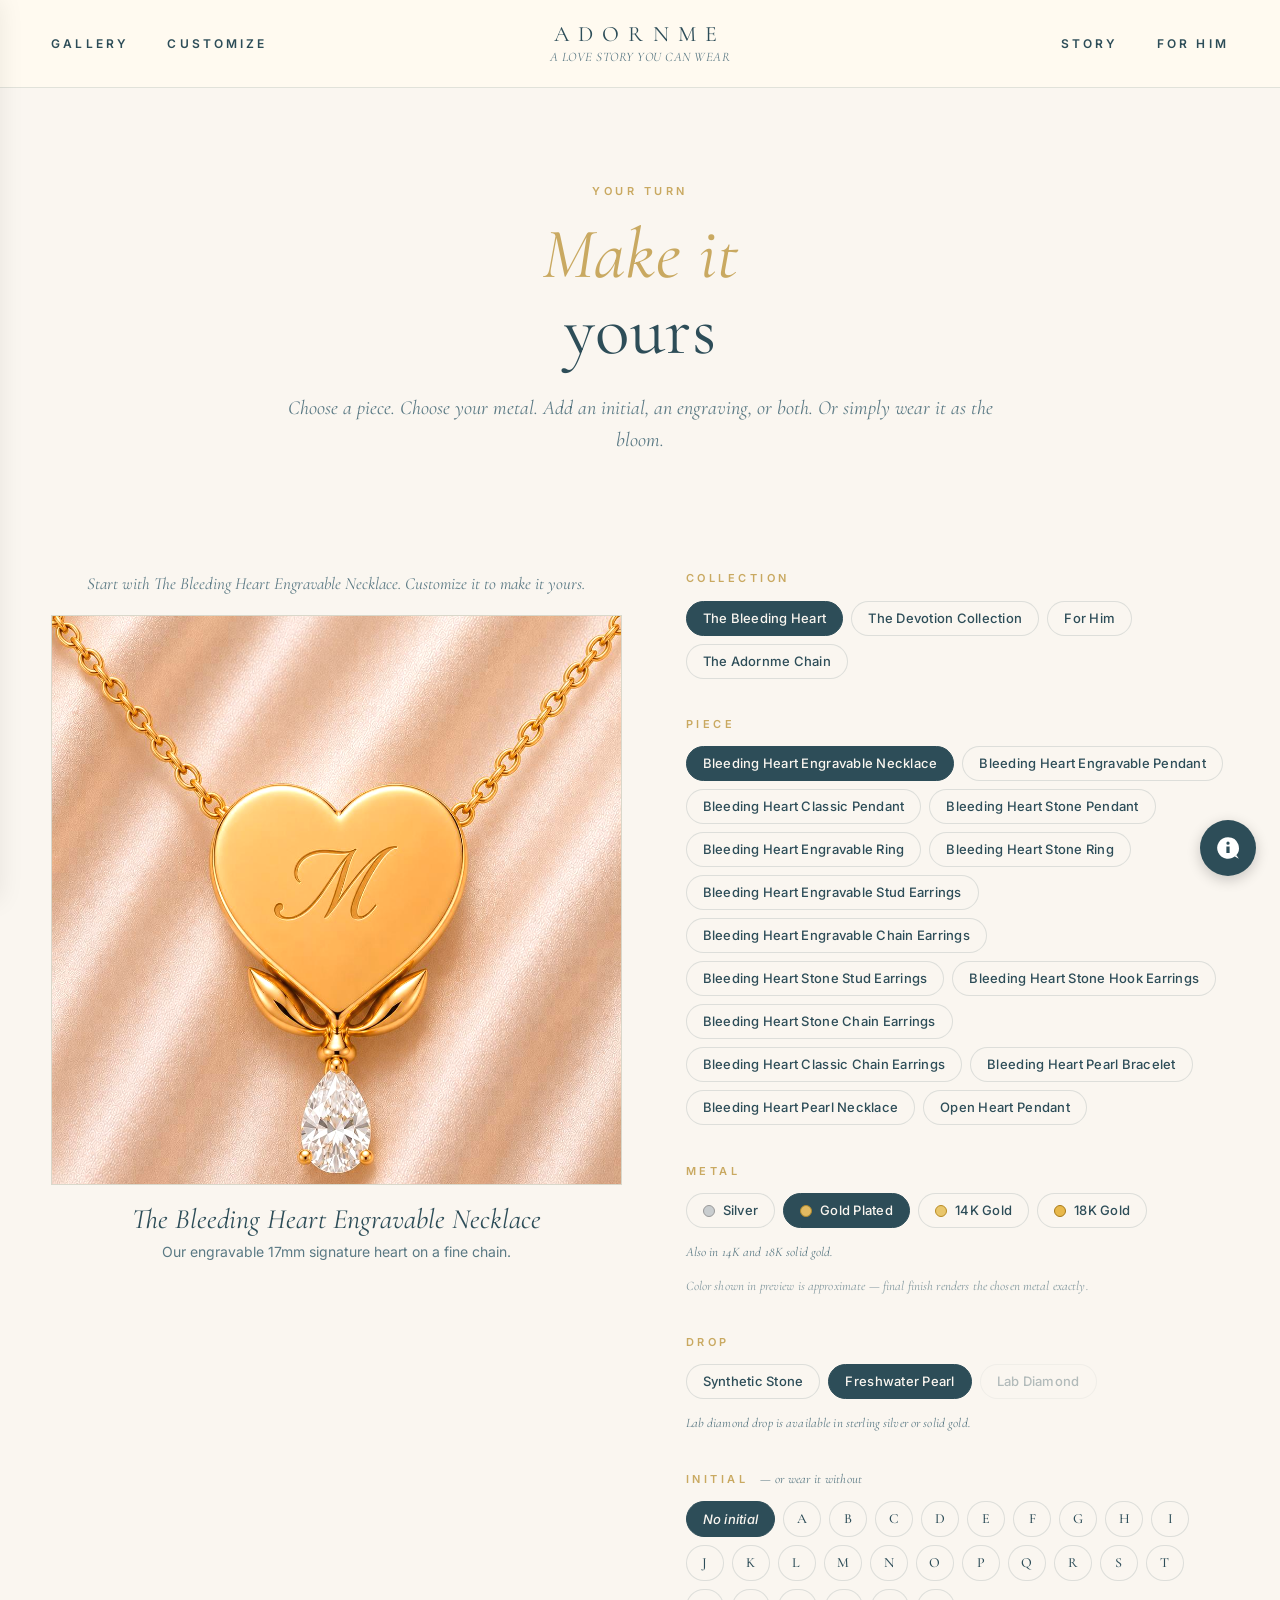
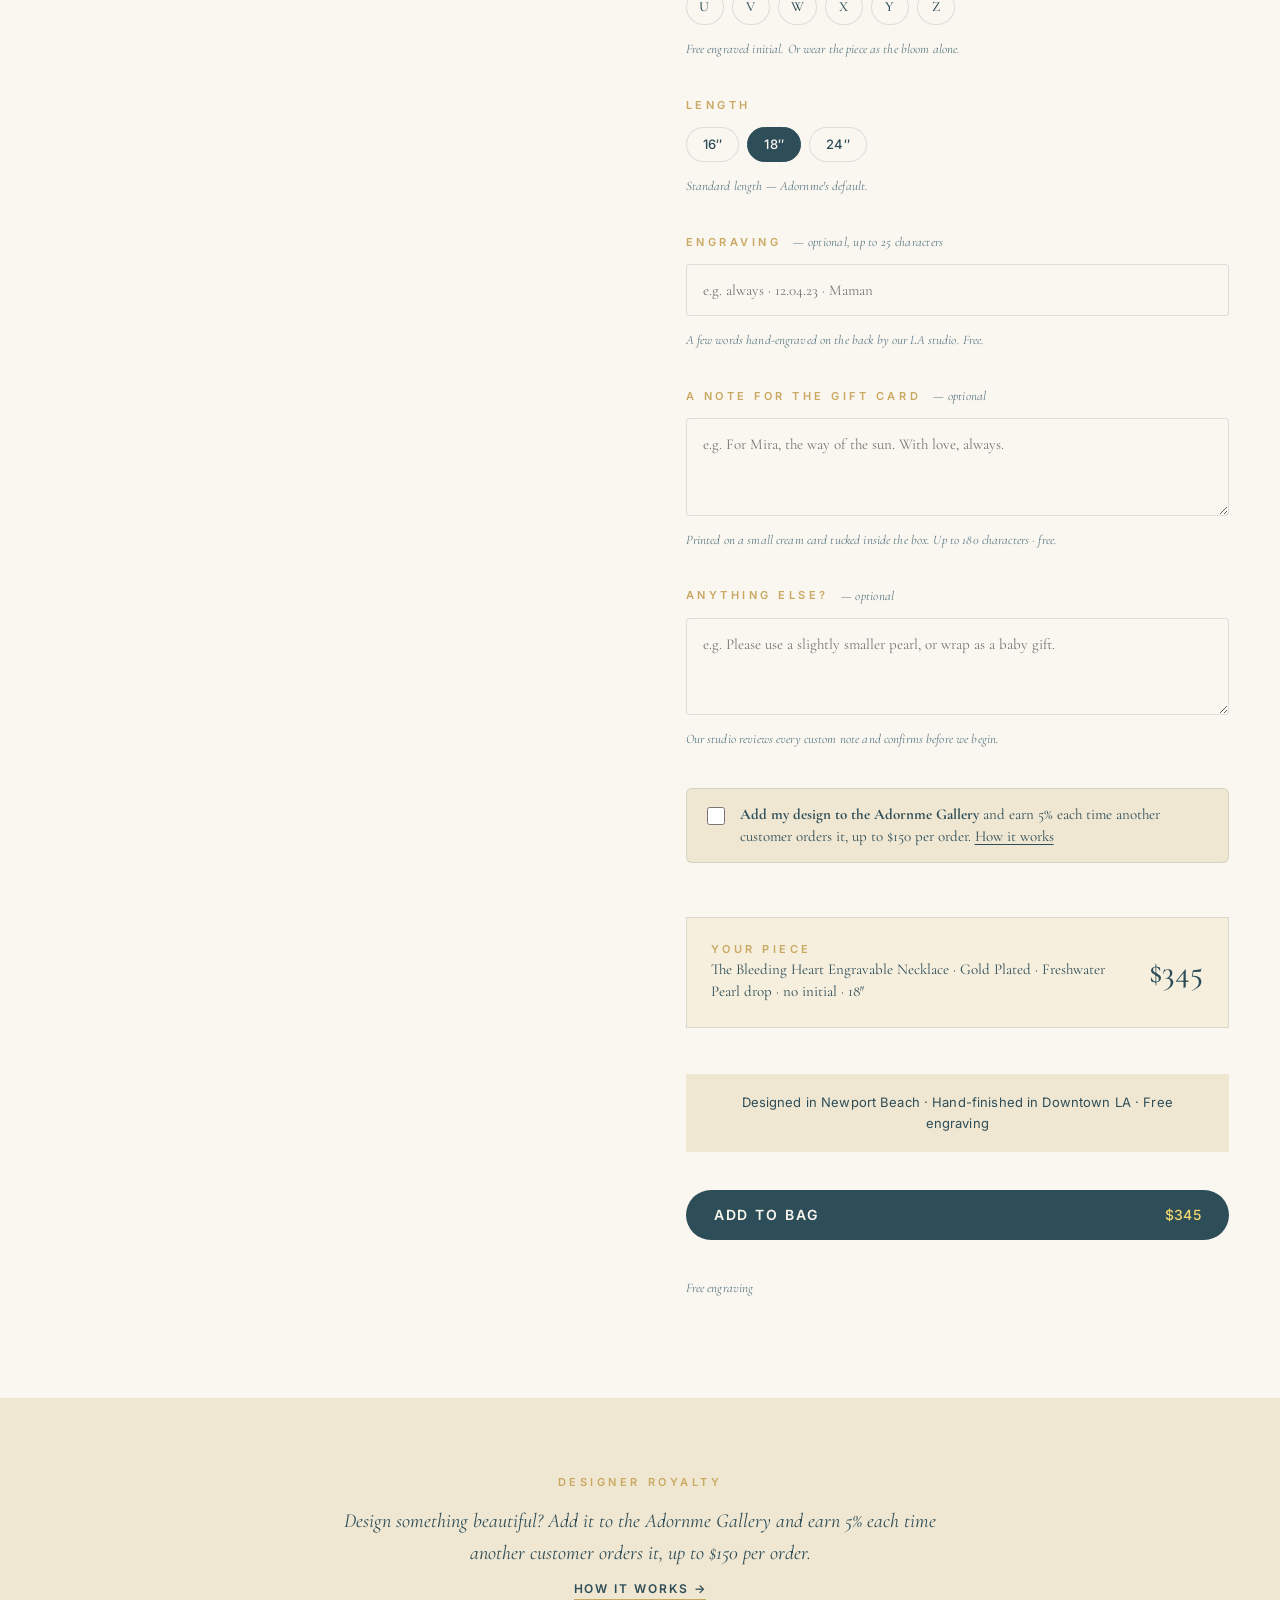
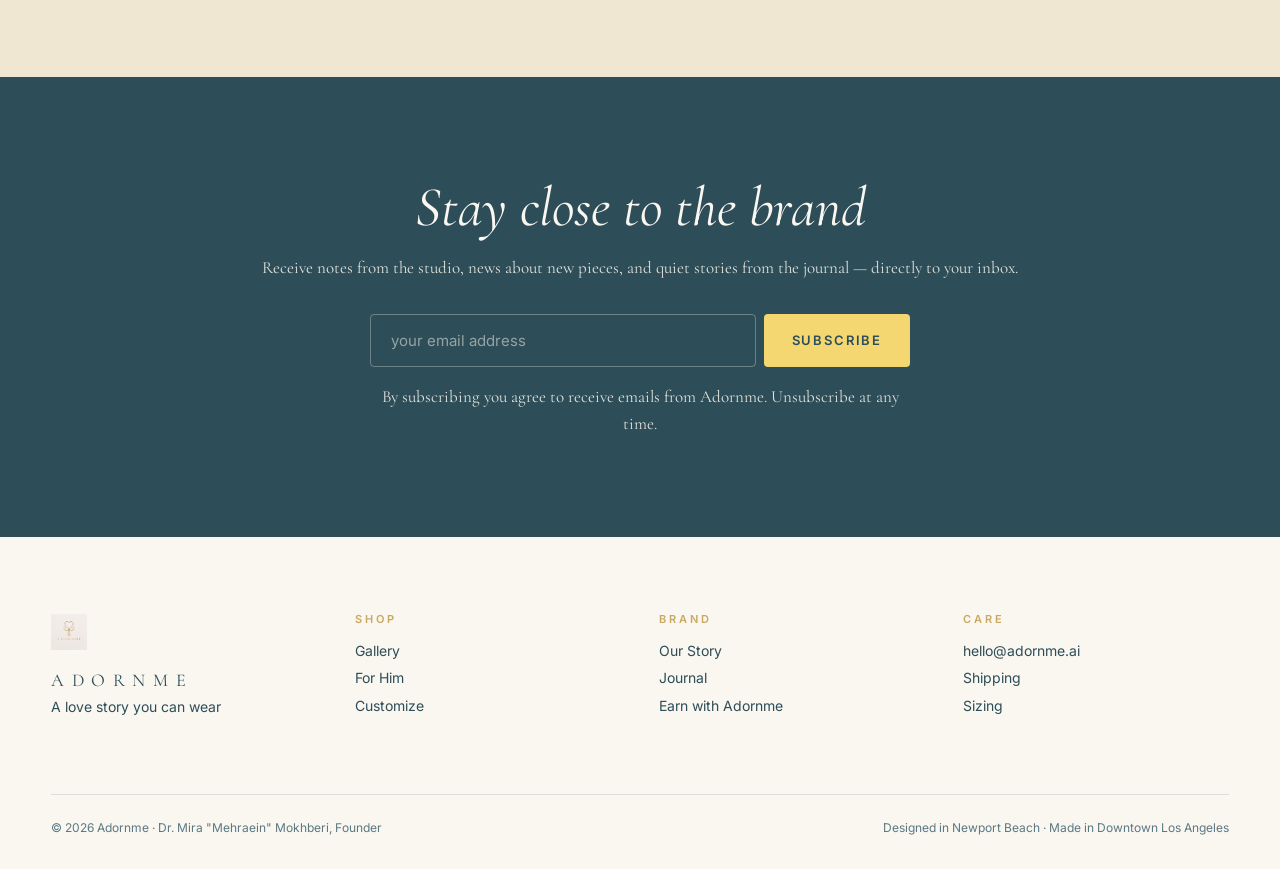
<file: jewelry-designer/index.html>
<!doctype html>
<html lang="en">
<head>
  <meta charset="utf-8">
  <meta name="viewport" content="width=device-width, initial-scale=1">
  <title>Customize | Adornme</title>
  <style>
    @import url("https://fonts.googleapis.com/css2?family=Cormorant+Garamond:ital,wght@0,300;0,400;0,500;1,300;1,400;1,500&family=Inter:wght@300;400;500;600&display=swap");
    :root {
      --ink:#2D4D58; --ink-soft:#5A7984; --aegean:#2D4D58; --aegean-deep:#3F7E99;
      --buttercup:#F4D770; --buttercup-deep:#D4B850; --buttercup-pale:#FFEFA8;
      --antique-gold:#C9A961; --cream:#F0E7D2; --ivory:#FAF6F0; --paper:#F6EFDE;
      --rule:rgba(45,77,88,0.14);
      --serif:"Cormorant Garamond",Georgia,"Times New Roman",serif;
      --sans:Inter,ui-sans-serif,system-ui,-apple-system,BlinkMacSystemFont,"Segoe UI",sans-serif;
    }
    * { box-sizing:border-box; }
    [hidden] { display:none !important; }
    .chain-line { margin-top:8px; color:var(--ink-soft); font:italic 400 14px/1.5 var(--serif); }
    .chain-line a { color:var(--ink); text-decoration:underline; text-underline-offset:3px; }
    html { scroll-behavior:smooth; }
    body { margin:0; background:var(--ivory); color:var(--ink); font:16px/1.65 var(--sans); }
    a { color:inherit; text-decoration:none; }
    button, input, textarea { font:inherit; }
    button { cursor:pointer; }
    h1,h2,h3,p { margin:0; }
    .nav { position:sticky; top:0; z-index:20; min-height:88px; display:grid; grid-template-columns:1fr auto 1fr; align-items:center; gap:28px; padding:16px clamp(20px,4vw,56px); border-bottom:1px solid var(--rule); background:rgba(255,250,240,.92); backdrop-filter:blur(10px); }
    .nav-left,.nav-right { display:flex; align-items:center; gap:clamp(22px,3vw,42px); }
    .nav-right { justify-content:flex-end; }
    .nav a { font:600 12px/1 var(--sans); letter-spacing:.26em; text-transform:uppercase; color:var(--ink); transition:color .3s ease; }
    .nav a:hover { color:var(--antique-gold); }
    .logo { text-align:center; }
    .logo strong { display:block; font:400 22px/1 var(--serif); letter-spacing:.42em; color:var(--ink); }
    .logo span { display:block; margin-top:6px; font:italic 400 13px/1 var(--serif); color:var(--ink-soft); letter-spacing:.04em; }
    @media (max-width:768px){
      .nav { grid-template-columns:1fr !important; justify-items:center; position:relative; min-height:60px; }
      .nav .logo { grid-column:1; margin:0 auto; text-align:center; }
    }
    .hero { padding:clamp(60px,8vw,96px) clamp(20px,4vw,56px) clamp(40px,5vw,64px); text-align:center; background:var(--ivory); }
    .hero-inner { width:min(720px,100%); margin:0 auto; }
    .eyebrow { font:600 11px/1.4 var(--sans); letter-spacing:.32em; text-transform:uppercase; color:var(--antique-gold); }
    .hero h1 { margin-top:18px; color:var(--ink); font:400 clamp(40px,5.6vw,72px)/1.05 var(--serif); letter-spacing:.005em; }
    .hero h1 em { font-style:italic; color:var(--antique-gold); font-weight:400; }
    .hero p.lede { margin-top:24px; color:var(--ink-soft); font:italic 400 clamp(17px,1.8vw,20px)/1.6 var(--serif); }
    .customizer { display:grid; grid-template-columns:minmax(0,1.05fr) minmax(0,1fr); gap:clamp(40px,5vw,80px); padding:clamp(30px,4vw,60px) clamp(20px,4vw,56px) clamp(60px,8vw,100px); max-width:1320px; margin:0 auto; align-items:start; }
    @media (max-width:980px){ .customizer{ grid-template-columns:1fr; } }
    .preview-wrap { position:sticky; top:112px; }
    .preview-label { margin-bottom:18px; color:var(--ink-soft); font:italic 400 clamp(15px,1.7vw,17px)/1.5 var(--serif); text-align:center; }
    .preview-box { position:relative; width:100%; aspect-ratio:1; background:var(--paper) center/cover no-repeat; border:1px solid var(--rule); overflow:hidden; transition:opacity .3s ease; }
    .preview-box img.preview-img { width:100%; height:100%; object-fit:cover; display:block; transition:opacity .25s ease, filter .35s ease; }
    .preview-box img.preview-img.metal-gold14, .preview-box img.preview-img.metal-gold18 { filter:none; }
    .preview-box img.preview-img.metal-plated { filter:saturate(1.15) brightness(1.04) hue-rotate(-4deg); }
    .preview-box img.preview-img.metal-silver { filter:grayscale(.85) brightness(1.12) contrast(.98); }
    .preview-box img.preview-img.gc-white { filter:grayscale(.82) brightness(1.14) contrast(.97) !important; }
    .preview-box img.preview-img.gc-rose { filter:saturate(1.35) hue-rotate(-18deg) brightness(1.03) !important; }
    .live-engraving { position:absolute; left:50%; top:70%; transform:translate(-50%,0); font:italic 400 clamp(16px,2.2vw,26px)/1 var(--serif); color:rgba(45,77,88,.78); pointer-events:none; text-align:center; max-width:80%; white-space:nowrap; overflow:hidden; text-overflow:ellipsis; }
    .preview-meta { margin-top:18px; text-align:center; }
    .preview-meta h2 { font:italic 400 clamp(22px,2.6vw,28px)/1.15 var(--serif); color:var(--ink); }
    .preview-meta p { margin-top:6px; color:var(--ink-soft); font:400 14px/1.5 var(--sans); }
    .controls { display:grid; gap:clamp(28px,3vw,40px); }
    .group { display:grid; gap:14px; }
    .group .eyebrow { display:flex; align-items:center; gap:12px; }
    .label-note { font:italic 400 13px/1 var(--serif); color:var(--ink-soft); letter-spacing:.02em; text-transform:none; }
    .chip-row { display:flex; flex-wrap:wrap; gap:8px; }
    .chip { padding:10px 16px; border:1px solid var(--rule); background:var(--ivory); color:var(--ink); font:500 13px/1 var(--sans); letter-spacing:.02em; transition:all .25s ease; border-radius:999px; display:inline-flex; align-items:center; gap:8px; }
    .chip:hover { border-color:var(--antique-gold); color:var(--antique-gold); }
    .chip.active { background:var(--ink); color:var(--ivory); border-color:var(--ink); }
    .chip.active:hover { color:var(--ivory); }
    .chip[disabled], .chip.disabled { opacity:.35; cursor:not-allowed; pointer-events:none; }
    .chip .dot { display:inline-block; width:12px; height:12px; border-radius:50%; flex-shrink:0; }
    .chip.letter-chip { min-width:38px; justify-content:center; font:500 14px/1 var(--serif); padding:10px 12px; }
    .chip.no-initial { font-style:italic; }
    .field { padding:14px 16px; width:100%; border:1px solid var(--rule); background:var(--ivory); color:var(--ink); font:400 15px/1.5 var(--serif); border-radius:4px; transition:border-color .25s ease; }
    .field:focus { outline:none; border-color:var(--antique-gold); }
    textarea.field { resize:vertical; min-height:80px; }
    .helper { color:var(--ink-soft); font:italic 400 13px/1.55 var(--serif); letter-spacing:.01em; }
    .summary { margin-top:16px; padding:24px; border:1px solid var(--rule); background:var(--paper); display:grid; grid-template-columns:1fr auto; gap:18px; align-items:center; }
    .summary-line { color:var(--ink); font:400 15px/1.5 var(--serif); }
    .price { color:var(--ink); font:500 clamp(24px,3vw,32px)/1 var(--serif); letter-spacing:.01em; }
    .trust { margin-top:8px; padding:18px 24px; background:var(--cream); color:var(--ink); font:400 13px/1.6 var(--sans); letter-spacing:.01em; text-align:center; }
    .trust em { display:block; margin-top:6px; color:var(--ink-soft); font:italic 400 13px/1.5 var(--serif); }
    .cta-order { display:flex; justify-content:space-between; align-items:center; padding:18px 28px; background:var(--ink); color:var(--ivory); border-radius:999px; font:600 14px/1 var(--sans); letter-spacing:.14em; text-transform:uppercase; transition:background .25s ease; width:100%; border:none; }
    .cta-order:hover { background:var(--aegean-deep); }
    .cta-order[disabled] { opacity:.5; cursor:not-allowed; }
    .cta-order strong { color:var(--buttercup); font-weight:500; letter-spacing:.02em; text-transform:none; }
    .cta-order.quote { justify-content:center; }
    .price.on-request { font:italic 400 clamp(18px,2.2vw,22px)/1.2 var(--serif); color:var(--ink-soft); text-align:right; }
    .gallery { padding:clamp(50px,6vw,80px) clamp(20px,4vw,56px); background:var(--cream); text-align:center; }
    .gallery-inner { width:min(620px,100%); margin:0 auto; }
    .gallery .eyebrow { color:var(--antique-gold); }
    .gallery p { margin-top:14px; color:var(--ink); font:italic 400 clamp(17px,1.9vw,20px)/1.6 var(--serif); }
    .gallery-link { display:inline-block; margin-top:14px; color:var(--ink); font:600 12px/1 var(--sans); letter-spacing:.16em; text-transform:uppercase; border-bottom:1px solid var(--antique-gold); padding-bottom:4px; text-decoration:none; }
    .optin { display:flex; gap:12px; align-items:flex-start; padding:14px 16px; background:var(--cream); border:1px solid var(--rule); border-radius:6px; cursor:pointer; color:var(--ink); font:400 15px/1.5 var(--serif); }
    .optin input { margin-top:4px; width:18px; height:18px; accent-color:var(--ink); flex:none; }
    .optin a { color:var(--ink); text-decoration:underline; text-underline-offset:3px; }
    #galleryCredit { margin-top:10px; }
    .join { padding:clamp(60px,8vw,100px) clamp(20px,4vw,56px); background:var(--ink); color:var(--ivory); text-align:center; }
    .join h2 { font:italic 400 clamp(32px,4.5vw,56px)/1.1 var(--serif); color:var(--ivory); }
    .join p { margin-top:16px; color:rgba(255,250,240,.85); font:400 17px/1.6 var(--serif); }
    .preorder-form { margin-top:32px; display:grid; grid-template-columns:1fr auto; gap:8px; max-width:540px; margin-left:auto; margin-right:auto; }
    @media (max-width:560px){ .preorder-form{ grid-template-columns:1fr; } }
    .preorder-form input { padding:16px 20px; border:1px solid rgba(255,250,240,.3); background:transparent; color:var(--ivory); border-radius:4px; font:400 15px/1 var(--sans); }
    .preorder-form input::placeholder { color:rgba(255,250,240,.5); }
    .preorder-form input:focus { outline:none; border-color:var(--buttercup); }
    .preorder-form button { padding:16px 28px; background:var(--buttercup); color:var(--ink); border:none; border-radius:4px; font:600 13px/1 var(--sans); letter-spacing:.14em; text-transform:uppercase; transition:background .25s ease; }
    .preorder-form button:hover { background:var(--buttercup-pale); }
    .preorder-form button:disabled { opacity:.85; cursor:default; }
    .newsletter-note { margin:14px auto 0; max-width:540px; color:rgba(255,250,240,.7); font:italic 400 14px/1.5 var(--serif); }
    .footer { padding:clamp(50px,6vw,80px) clamp(20px,4vw,56px) 32px; background:var(--ivory); color:var(--ink); }
    .footer-grid { display:grid; grid-template-columns:repeat(4,1fr); gap:clamp(20px,3vw,40px); max-width:1280px; margin:0 auto; }
    @media (max-width:760px){ .footer-grid{ grid-template-columns:1fr 1fr; } }
    @media (max-width:460px){ .footer-grid{ grid-template-columns:1fr; } }
    .footer-mark img { width:36px; height:auto; }
    .footer-logo { font:400 18px/1 var(--serif); letter-spacing:.42em; margin-top:14px; }
    .footer-tag { margin-top:8px; font:italic 400 13px/1.4 var(--serif); color:var(--ink-soft); }
    .footer h3 { font:600 11px/1 var(--sans); letter-spacing:.26em; text-transform:uppercase; color:var(--antique-gold); margin-bottom:16px; }
    .footer a, .footer p { display:block; margin-top:8px; color:var(--ink); font:400 14px/1.4 var(--sans); transition:color .25s ease; }
    .footer a:hover { color:var(--antique-gold); }
    .legal { max-width:1280px; margin:clamp(50px,6vw,80px) auto 0; padding-top:24px; border-top:1px solid var(--rule); display:flex; justify-content:space-between; gap:16px; flex-wrap:wrap; color:var(--ink-soft); font:400 12px/1.5 var(--sans); }
  </style>
</head>
<body>
  <nav class="nav" aria-label="Primary navigation">
    <div class="nav-left"><a href="../trinity-collection.html">Gallery</a><a href="../customize.html">Customize</a></div>
    <a class="logo" href="../index.html" aria-label="Adornme home"><strong>ADORNME</strong><span>A love story you can wear</span></a>
    <div class="nav-right"><a href="../our-story.html">Story</a><a href="../for-him.html">For Him</a></div>
  </nav>

  <header class="hero">
    <div class="hero-inner">
      <div class="eyebrow">Your turn</div>
      <h1><em>Make it</em><br>yours</h1>
      <p class="lede">Choose a piece. Choose your metal. Add an initial, an engraving, or both. Or simply wear it as the bloom.</p>
    </div>
  </header>

  <main class="customizer">
    <section class="preview-wrap" aria-label="Live jewelry preview">
      <p class="preview-label" id="previewLabel"></p>
      <div class="preview-box" id="imagePreview" role="img" aria-label="Piece preview">
        <img class="preview-img" id="previewImg" src="../assets/products/bleeding-heart-necklace-no-initial.png" alt="The Bleeding Heart Necklace">
        <span class="live-engraving" id="liveEngraving"></span>
      </div>
      <div class="preview-meta">
        <h2 id="previewTitle">The Bleeding Heart Necklace</h2>
        <p id="previewSub">Adornme's signature design</p>
        <p id="previewChain" class="chain-line" hidden></p>
      </div>
    </section>

    <section class="controls" aria-label="Customize your piece">
      <div class="group"><div class="eyebrow">Collection</div><div class="chip-row" id="collectionChips"></div></div>
      <div class="group"><div class="eyebrow">Piece</div><div class="chip-row" id="pieceChips"></div></div>
      <div class="group"><div class="eyebrow">Metal</div><div class="chip-row" id="metalChips"></div><p class="helper" id="metalHelper"></p><p class="helper" style="font-style:italic;opacity:.75;">Color shown in preview is approximate — final finish renders the chosen metal exactly.</p></div>
      <div class="group" id="goldColorGroup" hidden><div class="eyebrow">Gold Color</div><div class="chip-row" id="goldColorChips"></div></div>

      <div class="group" id="stoneGroup" hidden><div class="eyebrow">Heart Stone</div><div class="chip-row" id="stoneChips"></div><p class="helper" id="stoneHelper"></p></div>
      <div class="group" id="dropGroup" hidden><div class="eyebrow">Drop</div><div class="chip-row" id="dropChips"></div><p class="helper" id="dropHelper"></p></div>

      <div class="group" id="initialGroup"><div class="eyebrow">Initial <span class="label-note">— or wear it without</span></div><div class="chip-row" id="initialChips"></div><p class="helper" id="initialHelper">Free engraved initial on this piece.</p></div>
      <div class="group" id="sizeGroup"><div class="eyebrow" id="sizeLabel">Length</div><div class="chip-row" id="sizeChips"></div><p class="helper" id="sizeHelper"></p></div>

      <div class="group" id="engravingGroup"><div class="eyebrow">Engraving <span class="label-note">— optional, up to 25 characters</span></div><input class="field" id="engraving" maxlength="25" placeholder="e.g. always · 12.04.23 · Maman"><p class="helper">A few words hand-engraved on the back by our LA studio. Free.</p></div>
      <div class="group"><div class="eyebrow">A note for the gift card <span class="label-note">— optional</span></div><textarea class="field" id="giftNote" maxlength="180" rows="3" placeholder="e.g. For Mira, the way of the sun. With love, always."></textarea><p class="helper">Printed on a small cream card tucked inside the box. Up to 180 characters · free.</p></div>
      <div class="group"><div class="eyebrow">Anything else? <span class="label-note">— optional</span></div><textarea class="field" id="aiNotes" maxlength="400" rows="3" placeholder="e.g. Please use a slightly smaller pearl, or wrap as a baby gift."></textarea><p class="helper">Our studio reviews every custom note and confirms before we begin.</p></div>
      <div class="group" id="royaltyGroup"><label class="optin"><input type="checkbox" id="galleryOptIn"><span><strong>Add my design to the Adornme Gallery</strong> and earn 5% each time another customer orders it, up to $150 per order. <a href="../earn.html#royalty">How it works</a></span></label><input class="field" id="galleryCredit" maxlength="40" placeholder="Name to credit, e.g. Sara M." aria-label="Name to credit on your design" hidden></div>

      <div class="summary"><div><div class="eyebrow">Your piece</div><p class="summary-line" id="summaryLine"></p></div><div class="price" id="price">—</div></div>
      <div class="trust">Designed in Newport Beach · Hand-finished in Downtown LA<span id="trustEngraving"> · Free engraving</span></div>
      <button type="button" class="cta-order" id="addToCartBtn"><span>Add to bag</span><strong id="ctaPrice">—</strong></button>
      <p class="helper" id="ctaHelper">Free engraving</p>
    </section>
  </main>

  <section class="gallery"><div class="gallery-inner"><div class="eyebrow">Designer Royalty</div><p>Design something beautiful? Add it to the Adornme Gallery and earn 5% each time another customer orders it, up to $150 per order.</p><a class="gallery-link" href="../earn.html#royalty">How it works →</a></div></section>

  <section class="join" id="joinForm">
    <h2>Stay close to the brand</h2>
    <p>Receive notes from the studio, news about new pieces, and quiet stories from the journal — directly to your inbox.</p>
    <form class="preorder-form" id="preorderForm" data-adornme-newsletter data-source="customize page" novalidate><input type="email" name="email" placeholder="your email address" aria-label="Email address" autocomplete="email" required><button type="submit" id="submitButton">Subscribe</button></form>
    <p class="newsletter-note" data-newsletter-note>By subscribing you agree to receive emails from Adornme. Unsubscribe at any time.</p>
  </section>

  <footer class="footer">
    <div class="footer-grid">
      <div><div class="footer-mark"><img src="../assets/adornme-symbol-mark-adornme.png" alt="Adornme flower-heart symbol"></div><div class="footer-logo">ADORNME</div><p class="footer-tag">A love story you can wear</p></div>
      <div><h3>Shop</h3><a href="../trinity-collection.html">Gallery</a><a href="../for-him.html">For Him</a><a href="../customize.html">Customize</a></div>
      <div><h3>Brand</h3><a href="../our-story.html">Our Story</a><a href="../journal.html">Journal</a><a href="../earn.html">Earn with Adornme</a></div>
      <div><h3>Care</h3><p><a href="mailto:hello@adornme.ai" style="color:inherit;text-decoration:none;">hello@adornme.ai</a></p><a href="../shipping.html">Shipping</a><a href="../materials.html">Sizing</a></div>
    </div>
    <div class="legal"><span>© 2026 Adornme · Dr. Mira "Mehraein" Mokhberi, Founder</span><span>Designed in Newport Beach · Made in Downtown Los Angeles</span></div>
  </footer>

  <script src="../assets/products-data.js"></script>
  <script src="../assets/shopify-checkout.js"></script>
  <script src="../assets/newsletter.js"></script>
  <script>
    // ============================================================
    // ADORNME CUSTOMIZE — v43.0
    // Sterling Silver + 18K Gold Plated → price + Add to bag (Shopify).
    // 14K / 18K solid gold on pieces with gold prices → price + Add to bag, incl. a lab diamond drop where offered.
    // Gold on other pieces, a lab diamond in sterling silver, or the pink lab diamond heart
    //   → "Price on request" + Request a quote (email).
    // Wrapped in a function so nothing here collides with products-data.js globals.
    // ============================================================
    (function () {
    const $ = (s) => document.querySelector(s);
    const money = (v) => `$${Math.round(v).toLocaleString()}`;
    const fixPath = (p) => p && p.indexOf("http")!==0 && p.indexOf("../")!==0 ? "../"+p : p;

    const COLLECTIONS = [
      { id:"bleeding-heart", label:"The Bleeding Heart" },
      { id:"devotion", label:"The Devotion Collection" },
      { id:"for-him", label:"For Him" },
      { id:"chain", label:"The Adornme Chain" }
    ];
    const sizeHints = {
      "16″":"Sits at the collarbone.", "18″":"Standard length — Adornme's default.", "24″":"Longer — perfect for layering or a longer drop.",
      "4":"A very petite ring size.","4.5":"A petite ring size.","5":"A smaller women's size, delicate fit.",
      "5.5":"A slightly smaller everyday size.","6":"The most-purchased women's size — Adornme's default.",
      "6.5":"A common women's size.","7":"A versatile size.","7.5":"For larger fingers.","8":"A larger women's size.",
      "8.5":"A larger fit with extra ease.","9":"A larger women's size or men's small.","10":"The most common men's size — the default for this ring.",
      "6.5–7″":"For a smaller wrist.","7–7.5″":"Adornme's standard bracelet length."
    };

    const state = {
      collection:"bleeding-heart", pieceId:null, metal:"plated",
      goldColor:"yellow", heartStone:"synthetic", drop:null,
      initial:"—", initialPicked:false, size:null, engraving:"", giftNote:"", aiNotes:"", galleryOptIn:false, galleryCredit:""
    };
    let shopifyLoaded = false;

    const piecesIn = (cid) => PRODUCTS.filter((p)=>p.collection===cid);
    const piece = () => PRODUCTS.find((p)=>p.id===state.pieceId) || PRODUCTS[0];
    const isGold = () => !!(METALS[state.metal] && METALS[state.metal].gold);
    // Gold with a price and Add to bag (the piece has 14K / 18K prices in products-data.js and Shopify).
    const goldPriced = () => isGold() && adornmeHasGold(piece());
    const isStone = () => !!piece().stoneHeart;
    // Lab diamond (drop or heart) can be chosen in Sterling Silver or solid gold — not Gold Plated.
    const labDiamondOk = () => state.metal === "silver" || isGold();
    // Drop choices: Silver = the piece's drops + lab diamond (quote); Gold Plated = the piece's drops;
    // priced gold = the piece's gold drops (lab diamond where offered); other gold = pearl or lab diamond (quote).
    const dropChoices = () => {
      const d = piece().drops || [];
      if (!d.length) return [];
      if (goldPriced()) return piece().goldDrops || d;
      if (isGold()) return GOLD_QUOTE_DROPS;
      return labDiamondOk() ? [...d, "diamond"] : d;
    };
    // Drop chips shown: the choices, plus a greyed-out Lab Diamond on Gold Plated so customers know it exists.
    const dropChipsShown = () => {
      const c = dropChoices();
      return c.length && state.metal === "plated" && !c.includes("diamond") ? [...c, "diamond"] : c;
    };
    // Heart stone choices: synthetic always; pink lab diamond in silver or solid gold (quote).
    const heartChoices = () => labDiamondOk() ? ["synthetic","diamond"] : ["synthetic"];
    // Quote mode: gold on a piece without gold prices, a lab diamond drop outside priced gold, or the pink lab diamond heart.
    const quoteDrop = () => state.drop === "diamond" && !goldPriced();
    const quoteHeart = () => isStone() && state.heartStone === "diamond";
    const hasLabDiamond = () => quoteDrop() || quoteHeart();
    const isQuote = () => (isGold() && !goldPriced()) || hasLabDiamond();
    // Gold on a pendant-only piece: no chain length (the gold piece comes without a chain).
    const sizesShown = () => { const p = piece(); return !!(p.sizes && p.sizes.length); };

    function firstPieceOf(cid){ const list=piecesIn(cid); return list.length?list[0].id:null; }
    function chip(label, active, attrs="", extra=""){ return `<button class="chip ${active?"active":""} ${extra}" type="button" ${attrs}>${label}</button>`; }
    function dotted(label,color,border){ return `<span class="dot" style="background:${color};border:1px solid ${border||color}"></span>${label}`; }

    function currentPrice(){
      if (isQuote()) return null;   // solid gold and lab diamond are quoted by email
      const p = piece();
      if (shopifyLoaded){
        const live = window.AdornmeShopify.livePrice(p.id, adornmeShopifyOptions(p, state.metal, state.drop, state.size));
        if (live != null) return live;
      }
      return adornmeGetMetalPrice(p, state.metal, state.drop, state.size);
    }

    function renderCollections(){
      $("#collectionChips").innerHTML = COLLECTIONS.map((c)=>chip(c.label, c.id===state.collection, `data-collection="${c.id}"`)).join("");
    }
    function renderPieces(){
      $("#pieceChips").innerHTML = piecesIn(state.collection).map((p)=>chip(p.title.replace(/^The /,""), p.id===state.pieceId, `data-piece="${p.id}"`)).join("");
    }
    function renderMetals(){
      $("#metalChips").innerHTML = CUSTOMIZE_METALS.map((m)=>chip(dotted(METALS[m].short, METALS[m].dot[0], METALS[m].dot[1]), m===state.metal, `data-metal="${m}"`)).join("");
      const p = piece();
      $("#metalHelper").textContent = isGold()
        ? (goldPriced()
            ? `Solid ${METALS[state.metal].short} — choose yellow, white or rose.`
            : "Solid gold for this piece is priced by quote. Send us your design and Mira will reply with your price.")
        : (adornmeHasGold(p) ? "Also in 14K and 18K solid gold." : GOLD_NOTE);
    }
    function renderGoldColor(){
      const show = isGold();
      $("#goldColorGroup").hidden = !show;
      if (!show) return;
      $("#goldColorChips").innerHTML = GOLD_COLORS.map((c)=>chip(dotted(c.label,c.dot[0],c.dot[1]), state.goldColor===c.id, `data-color="${c.id}"`)).join("");
    }
    function renderStone(){
      const show = isStone();
      $("#stoneGroup").hidden = !show;
      if (!show) return;
      const choices = heartChoices();
      $("#stoneChips").innerHTML = ["synthetic","diamond"].map((h)=>{
        const disabled = !choices.includes(h);
        return chip(HEART_STONES[h], state.heartStone===h, `data-stone="${h}" ${disabled?"disabled":""}`, disabled?"disabled":"");
      }).join("");
      $("#stoneHelper").textContent = labDiamondOk() ? "Pink lab diamond heart — price on request." : "Pink lab diamond heart is available in sterling silver or solid gold.";
    }
    function renderDrop(){
      const choices = dropChoices();
      $("#dropGroup").hidden = !choices.length;
      if (!choices.length) return;
      $("#dropChips").innerHTML = dropChipsShown().map((d)=>{
        const disabled = !choices.includes(d);
        return chip(DROPS[d].label, state.drop===d, `data-drop="${d}" ${disabled?"disabled":""}`, disabled?"disabled":"");
      }).join("");
      $("#dropHelper").textContent = goldPriced()
        ? (choices.includes("diamond") ? `Lab diamond drop in ${METALS[state.metal].short}.` : "")
        : (labDiamondOk() ? "Lab diamond drop — price on request." : "Lab diamond drop is available in sterling silver or solid gold.");
    }
    function renderInitial(){
      const p = piece();
      // Engraving box only on pieces that can take an engraving (not the tiny pearl hearts, chains, stone pieces).
      $("#engravingGroup").hidden = !p.canEngrave;
      if (!p.canEngrave && state.engraving) { state.engraving = ""; $("#engraving").value = ""; $("#liveEngraving").textContent = ""; }
      $("#initialGroup").hidden = !p.canHaveInitial;
      if (!p.canHaveInitial) return;
      const noInitial = chip("No initial", state.initial==="—", `data-initial="—"`, "no-initial");
      const letters = "ABCDEFGHIJKLMNOPQRSTUVWXYZ".split("").map((L)=>chip(L, state.initial===L, `data-initial="${L}"`, "letter-chip")).join("");
      $("#initialChips").innerHTML = (p.initialRequired?"":noInitial) + letters;
      $("#initialHelper").textContent = p.initialRequired ? "This piece is designed around its initial. Choose one." : "Free engraved initial. Or wear the piece as the bloom alone.";
    }
    function renderSize(){
      const p = piece();
      const sizes = p.sizes;
      $("#sizeGroup").hidden = !sizesShown();
      if (!sizesShown()) return;
      $("#sizeLabel").textContent = p.category==="rings" ? "Size" : (p.category==="bracelets" ? "Bracelet size" : "Length");
      $("#sizeChips").innerHTML = sizes.map((s)=>chip(s, state.size===s, `data-size="${s}"`)).join("");
      $("#sizeHelper").textContent = sizeHints[state.size] || "";
    }
    function renderPreview(){
      const p = piece();
      const useInitial = p.canHaveInitial && state.initial!=="—" && p.imageInitial && p.imageInitial!==p.image;
      const photo = (p.canHaveInitial && state.initialPicked) ? adornmeInitialPhoto(p, state.initial) : null;   // the chosen letter, engraved (original photo until a letter is chosen)
      const src = fixPath(photo || (useInitial ? p.imageInitial : p.image));
      const img = $("#previewImg");
      if (img.getAttribute("src") !== src){ img.style.opacity=0; setTimeout(()=>{ img.src=src; img.alt=p.title; img.style.opacity=1; },150); }
      img.classList.remove("metal-silver","metal-plated","metal-gold14","metal-gold18","gc-white","gc-rose");
      img.classList.add("metal-"+state.metal);
      if (isGold() && state.goldColor==="white") img.classList.add("gc-white");
      if (isGold() && state.goldColor==="rose") img.classList.add("gc-rose");
      $("#previewTitle").textContent = p.title;
      $("#previewSub").textContent = p.lede || "";
      $("#previewChain").innerHTML = adornmeChainLine(p);
      $("#previewChain").hidden = !adornmeChainLine(p);
      $("#previewLabel").textContent = `Start with ${p.title}. Customize it to make it yours.`;
      $("#liveEngraving").textContent = state.engraving.trim();
    }
    function selectionLines(){
      const p = piece();
      const lines = [`Piece: ${p.title}`, `Metal: ${METALS[state.metal].label}`];
      if (isGold()) lines.push(`Gold color: ${GOLD_COLORS.find((c)=>c.id===state.goldColor).label}`);
      if (isStone()) lines.push(`Heart stone: ${HEART_STONES[state.heartStone]}`);
      if (dropChoices().length) lines.push(`Drop: ${DROPS[state.drop].label}`);
      if (p.canHaveInitial) lines.push(`Initial: ${state.initial==="—" ? "none" : state.initial}`);
      if (sizesShown()) lines.push(`${p.category==="rings" ? "Ring size" : (p.category==="bracelets" ? "Bracelet size" : "Length")}: ${state.size}`);
      else if (p.category==="pendants") lines.push("Chain: sold separately");
      if (state.engraving.trim()) lines.push(`Engraving: ${state.engraving.trim()}`);
      if (state.giftNote.trim()) lines.push(`Gift note: ${state.giftNote.trim()}`);
      if (state.aiNotes.trim()) lines.push(`Notes: ${state.aiNotes.trim()}`);
      if (state.galleryOptIn) lines.push(`Add my design to the Gallery (5% royalty), credit as: ${state.galleryCredit.trim() || "—"}`);
      return lines;
    }
    function renderSummary(){
      const p = piece();
      const parts = [p.title, METALS[state.metal].short];
      if (isGold()) parts.push(GOLD_COLORS.find((c)=>c.id===state.goldColor).label);
      if (isStone()) parts.push(HEART_STONES[state.heartStone]);
      if (dropChoices().length) parts.push(DROPS[state.drop].label+" drop");
      if (p.canHaveInitial) parts.push(state.initial==="—"?"no initial":`initial ${state.initial}`);
      if (sizesShown()) parts.push(state.size);
      $("#summaryLine").textContent = parts.join(" · ");
      const btn = $("#addToCartBtn");
      if (isQuote()){
        $("#price").textContent = "Price on request";
        $("#price").classList.add("on-request");
        if (!btn.disabled){ btn.innerHTML = "<span>Request a quote</span>"; btn.classList.add("quote"); }
        $("#ctaHelper").innerHTML = `${(isGold() && !goldPriced()) ? "Solid gold" : "Lab diamond"} pieces are priced by quote. This opens an email to Mira with your design. Or write to <a href="mailto:${QUOTE_EMAIL}" style="text-decoration:underline;">${QUOTE_EMAIL}</a>.`;
      } else {
        const pr = currentPrice();
        $("#price").textContent = pr!=null ? money(pr) : "—";
        $("#price").classList.remove("on-request");
        if (!btn.disabled){ btn.innerHTML = `<span>Add to bag</span><strong id="ctaPrice">${pr!=null?money(pr):"—"}</strong>`; btn.classList.remove("quote"); }
        $("#ctaHelper").textContent = piece().canEngrave ? "Free engraving" : (piece().canHaveInitial ? "Free engraved initial" : "");
      }
      $("#trustEngraving").hidden = !piece().canEngrave;
    }
    function applyConditionals(){
      const p = piece();
      if (!CUSTOMIZE_METALS.includes(state.metal)) state.metal = "silver";
      const drops = dropChoices();
      if (drops.length){ if (!drops.includes(state.drop)) state.drop = drops.includes("pearl") ? "pearl" : drops[0]; }
      else state.drop = null;
      if (!heartChoices().includes(state.heartStone)) state.heartStone = "synthetic";
      if (p.sizes && p.sizes.length){ if (!p.sizes.includes(state.size)) state.size = p.defaultSize || p.sizes[0]; }
      else state.size = null;
      if (!p.canHaveInitial) state.initial="—";
      if (p.initialRequired && state.initial==="—") state.initial="M";
    }
    function render(){
      if (!state.pieceId) state.pieceId = firstPieceOf(state.collection);
      applyConditionals();
      renderCollections(); renderPieces(); renderMetals(); renderGoldColor();
      renderStone(); renderDrop();
      renderInitial(); renderSize(); renderPreview(); renderSummary(); bindButtons();
    }
    function bindButtons(){
      document.querySelectorAll("[data-collection]").forEach((b)=>b.addEventListener("click",()=>{ state.collection=b.dataset.collection; state.pieceId=firstPieceOf(state.collection); render(); }));
      document.querySelectorAll("[data-piece]").forEach((b)=>b.addEventListener("click",()=>{ state.pieceId=b.dataset.piece; render(); }));
      document.querySelectorAll("[data-metal]").forEach((b)=>b.addEventListener("click",()=>{ state.metal=b.dataset.metal; render(); }));
      document.querySelectorAll("[data-color]").forEach((b)=>b.addEventListener("click",()=>{ state.goldColor=b.dataset.color; render(); }));
      document.querySelectorAll("[data-drop]").forEach((b)=>b.addEventListener("click",()=>{ if(b.hasAttribute("disabled"))return; state.drop=b.dataset.drop; render(); }));
      document.querySelectorAll("[data-stone]").forEach((b)=>b.addEventListener("click",()=>{ if(b.hasAttribute("disabled"))return; state.heartStone=b.dataset.stone; render(); }));
      document.querySelectorAll("[data-initial]").forEach((b)=>b.addEventListener("click",()=>{ state.initial=b.dataset.initial; state.initialPicked=true; render(); }));
      document.querySelectorAll("[data-size]").forEach((b)=>b.addEventListener("click",()=>{ state.size=b.dataset.size; render(); }));
    }

    $("#engraving").addEventListener("input",(e)=>{ state.engraving=e.target.value; $("#liveEngraving").textContent=state.engraving.trim(); });
    $("#giftNote").addEventListener("input",(e)=>{ state.giftNote=e.target.value; });
    $("#aiNotes").addEventListener("input",(e)=>{ state.aiNotes=e.target.value; });
    $("#galleryOptIn").addEventListener("change",(e)=>{ state.galleryOptIn=e.target.checked; $("#galleryCredit").hidden=!e.target.checked; if (e.target.checked) $("#galleryCredit").focus(); });
    $("#galleryCredit").addEventListener("input",(e)=>{ state.galleryCredit=e.target.value; });

    $("#addToCartBtn").addEventListener("click", async ()=>{
      const p = piece();
      if (isQuote()){
        window.location.href = adornmeQuoteMailto(selectionLines(), p.title);
        return;
      }
      const btn=$("#addToCartBtn"); const original=btn.innerHTML;
      btn.disabled=true; btn.innerHTML="<span>Preparing checkout…</span>";
      try {
        const config = {
          productId: p.id,
          options: adornmeShopifyOptions(p, state.metal, state.drop, state.size),
          size: (p.lengthPricing || !sizesShown()) ? "" : (state.size||""),
          goldColor: isGold() ? GOLD_COLORS.find((c)=>c.id===state.goldColor).label : "",
          initial: state.initial && state.initial!=="—" ? state.initial : "",
          engraving: piece().canEngrave ? (state.engraving||"") : "",
          giftNote: state.giftNote||"",
          notes: state.aiNotes||"",
          attributes: state.galleryOptIn ? { "Gallery design": `Yes, add to the Gallery (5% royalty). Credit as: ${state.galleryCredit.trim() || "(no name given)"}` } : {},
        };
        if (window.AdornmeShopify && window.AdornmeShopify.addToCart){
          await window.AdornmeShopify.addToCart(config);
          setTimeout(()=>{ btn.innerHTML=original; btn.disabled=false; }, 4000);
        } else { alert("Checkout system is loading. Please try again in a moment."); btn.innerHTML=original; btn.disabled=false; }
      } catch(err){ console.error("[Adornme] Add to cart error:",err); alert("Sorry — something went wrong. Please email mira@adornme.ai for assistance."); btn.innerHTML=original; btn.disabled=false; }
    });

    function applyUrlParams(){
      const params = new URLSearchParams(window.location.search);
      const rp = params.get("piece") || params.get("design");
      const rm = params.get("metal");
      const ri = params.get("initial");
      const rs = params.get("size");
      const rd = params.get("drop");
      const rh = params.get("stone");
      if (rp){ const m=PRODUCTS.find((p)=>p.id===rp); if(m){ state.pieceId=m.id; state.collection=m.collection; } }
      if (rm && CUSTOMIZE_METALS.includes(rm)) state.metal=rm;
      if (ri && (ri==="—" || /^[A-Z]$/.test(ri))) { state.initial=ri; state.initialPicked=true; }
      if (rs) state.size=rs;
      if (rd && DROPS[rd]) state.drop=rd;
      if (rh && HEART_STONES[rh]) state.heartStone=rh;
    }

    applyUrlParams();
    render();

    (async function loadLive(){
      try {
        if (window.AdornmeShopify && window.AdornmeShopify.getProductPricing){
          await window.AdornmeShopify.getProductPricing(piece().id);
          shopifyLoaded = true;
          renderSummary();
        }
      } catch(e){ console.warn("[Adornme] Customize live pricing fallback:", e); }
    })();
    })();
    </script>
  <script src="../assets/mobile-menu.js"></script>
  <script src="../assets/fab.js"></script>
</body>
</html>
</file>
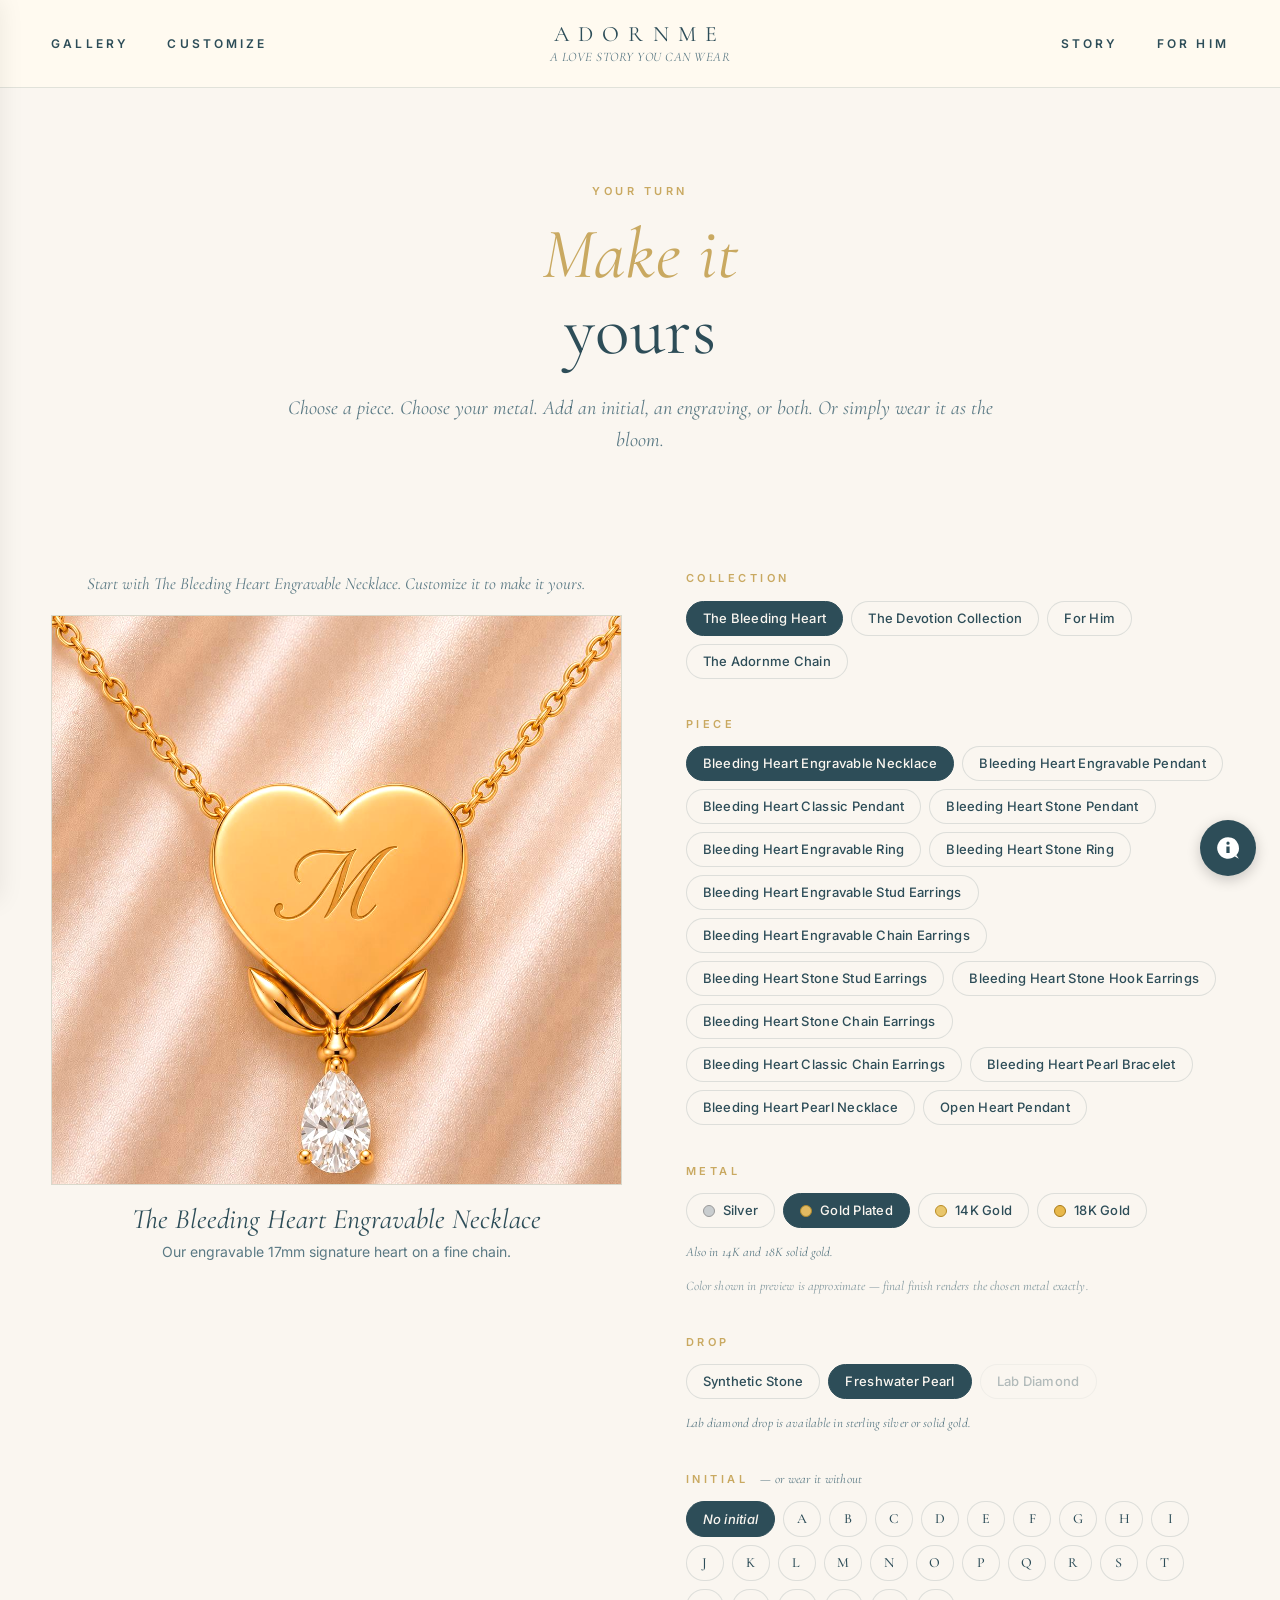
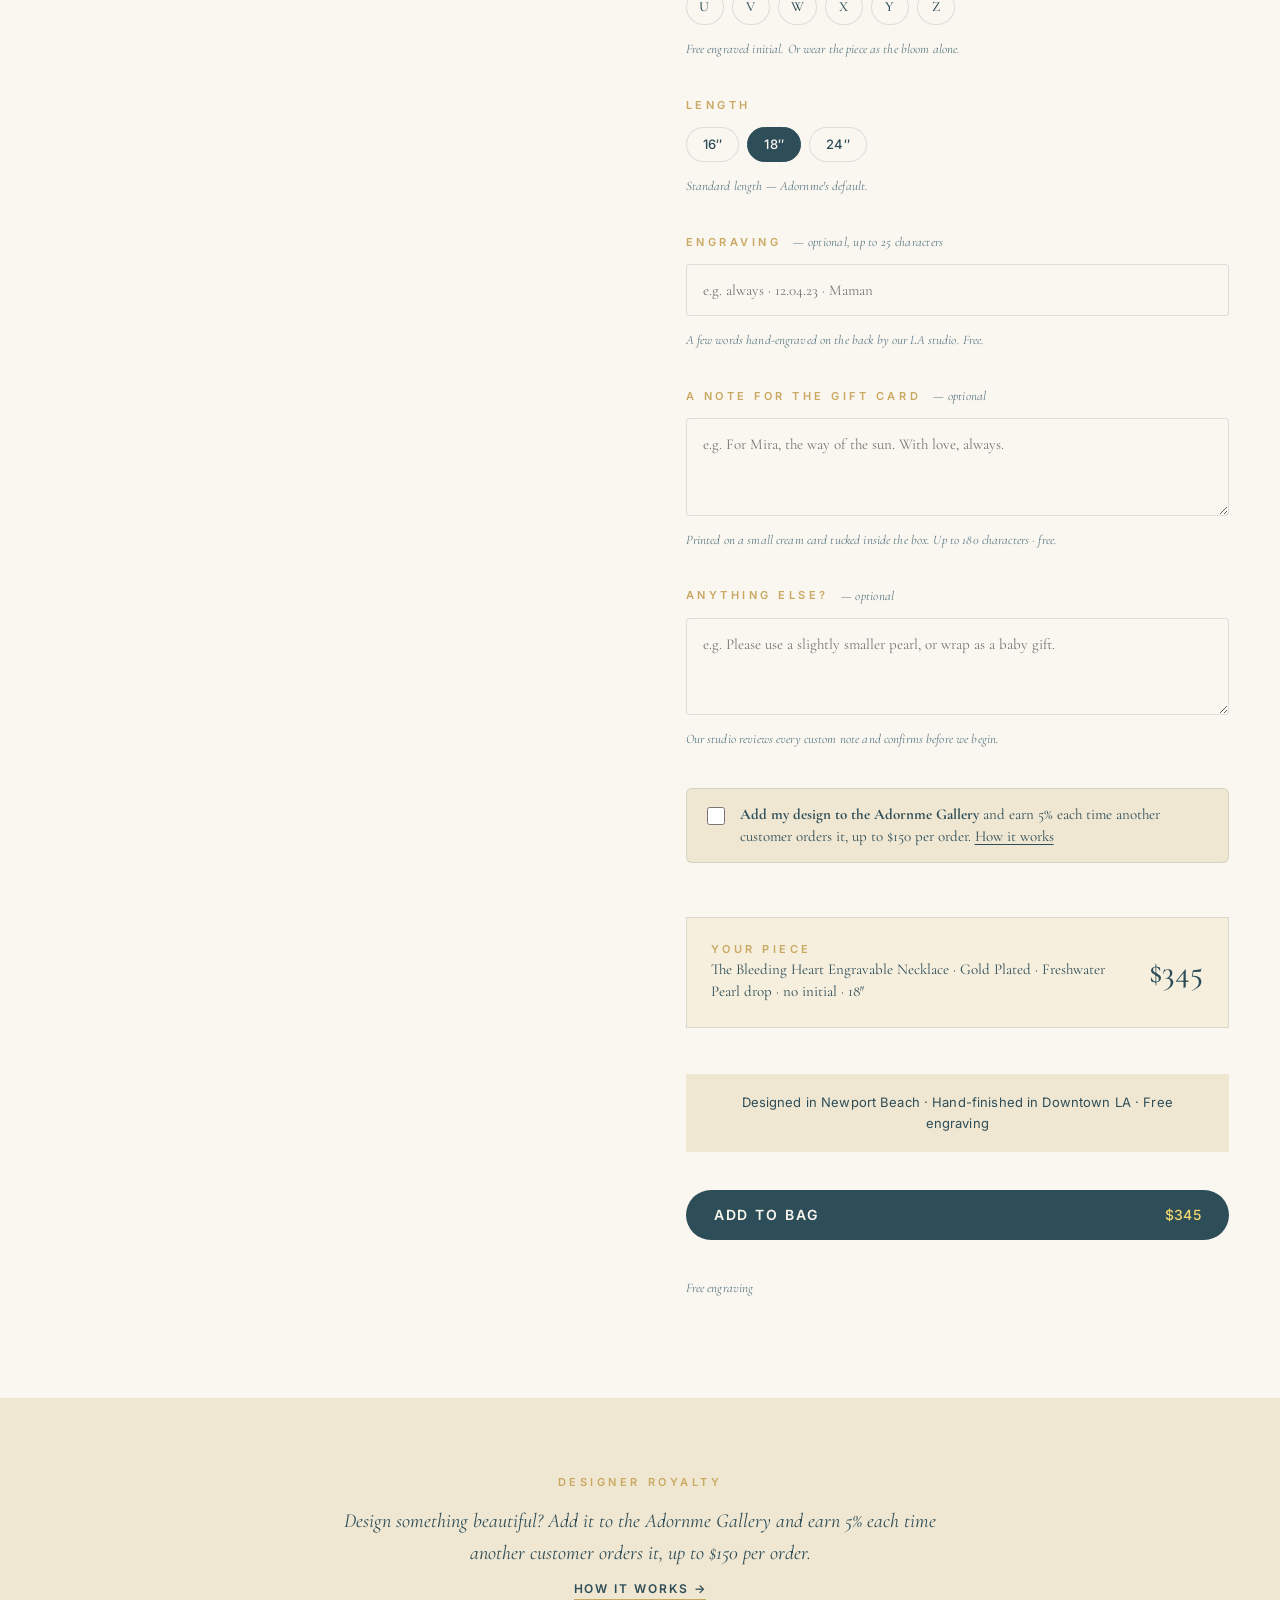
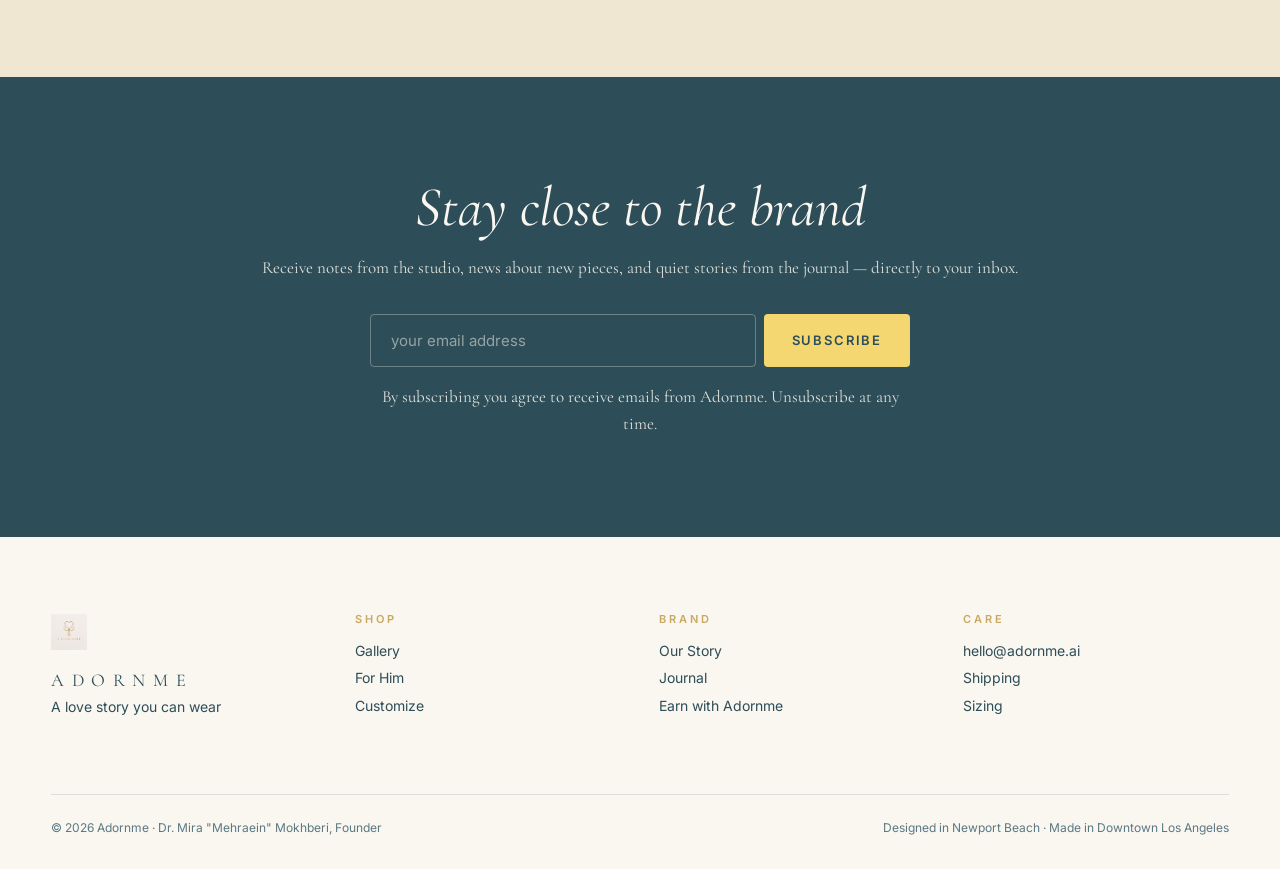
<file: customize.html>
<!doctype html>
<html lang="en">
<head>
  <meta charset="utf-8">
  <meta name="viewport" content="width=device-width, initial-scale=1">
  <title>Customize | Adornme</title>
  <script>
    const target = "jewelry-designer/index.html" + window.location.search + window.location.hash;
    window.location.replace(target);
  </script>
</head>
<body>
  <p><a id="customizeLink" href="jewelry-designer/index.html">Open Customize</a></p>
  <script>
    document.getElementById("customizeLink").href = target;
  </script>
 <script src="assets/fab.js"></script> 
</body>
</html>
</file>
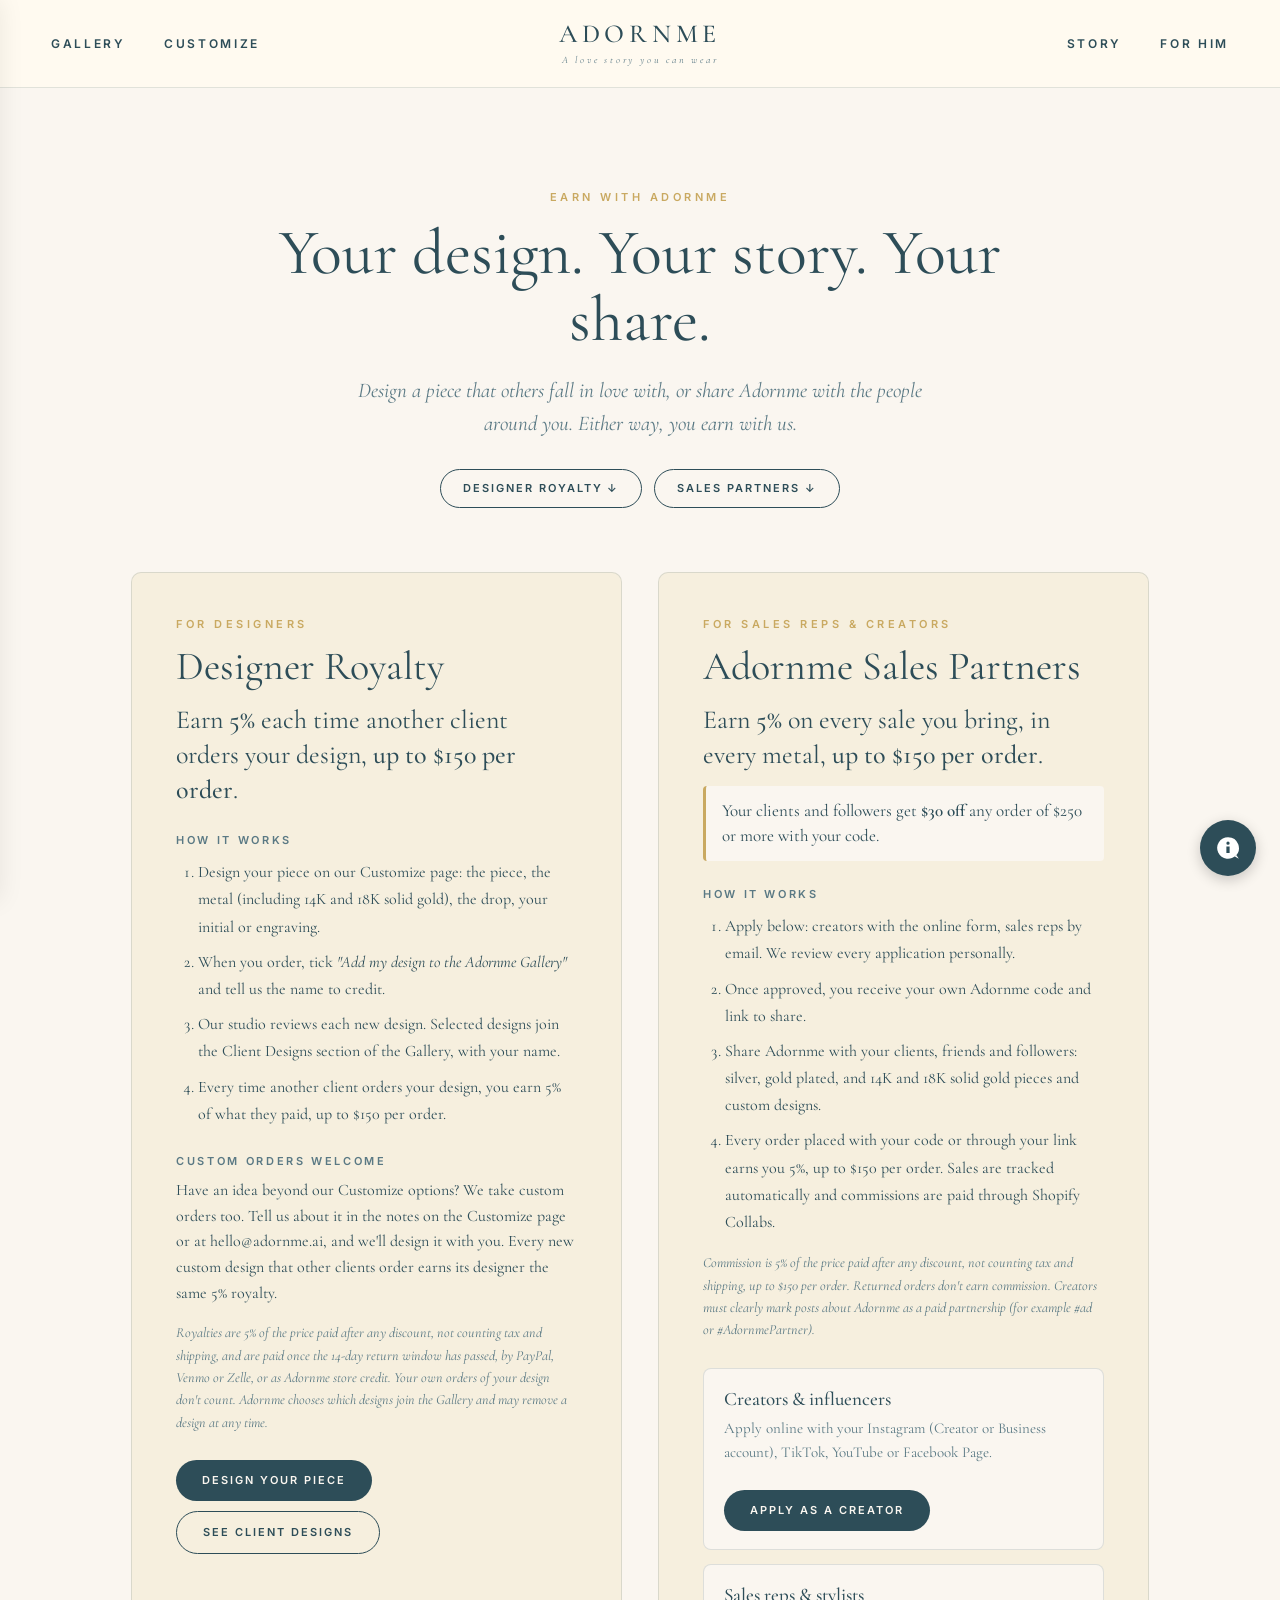
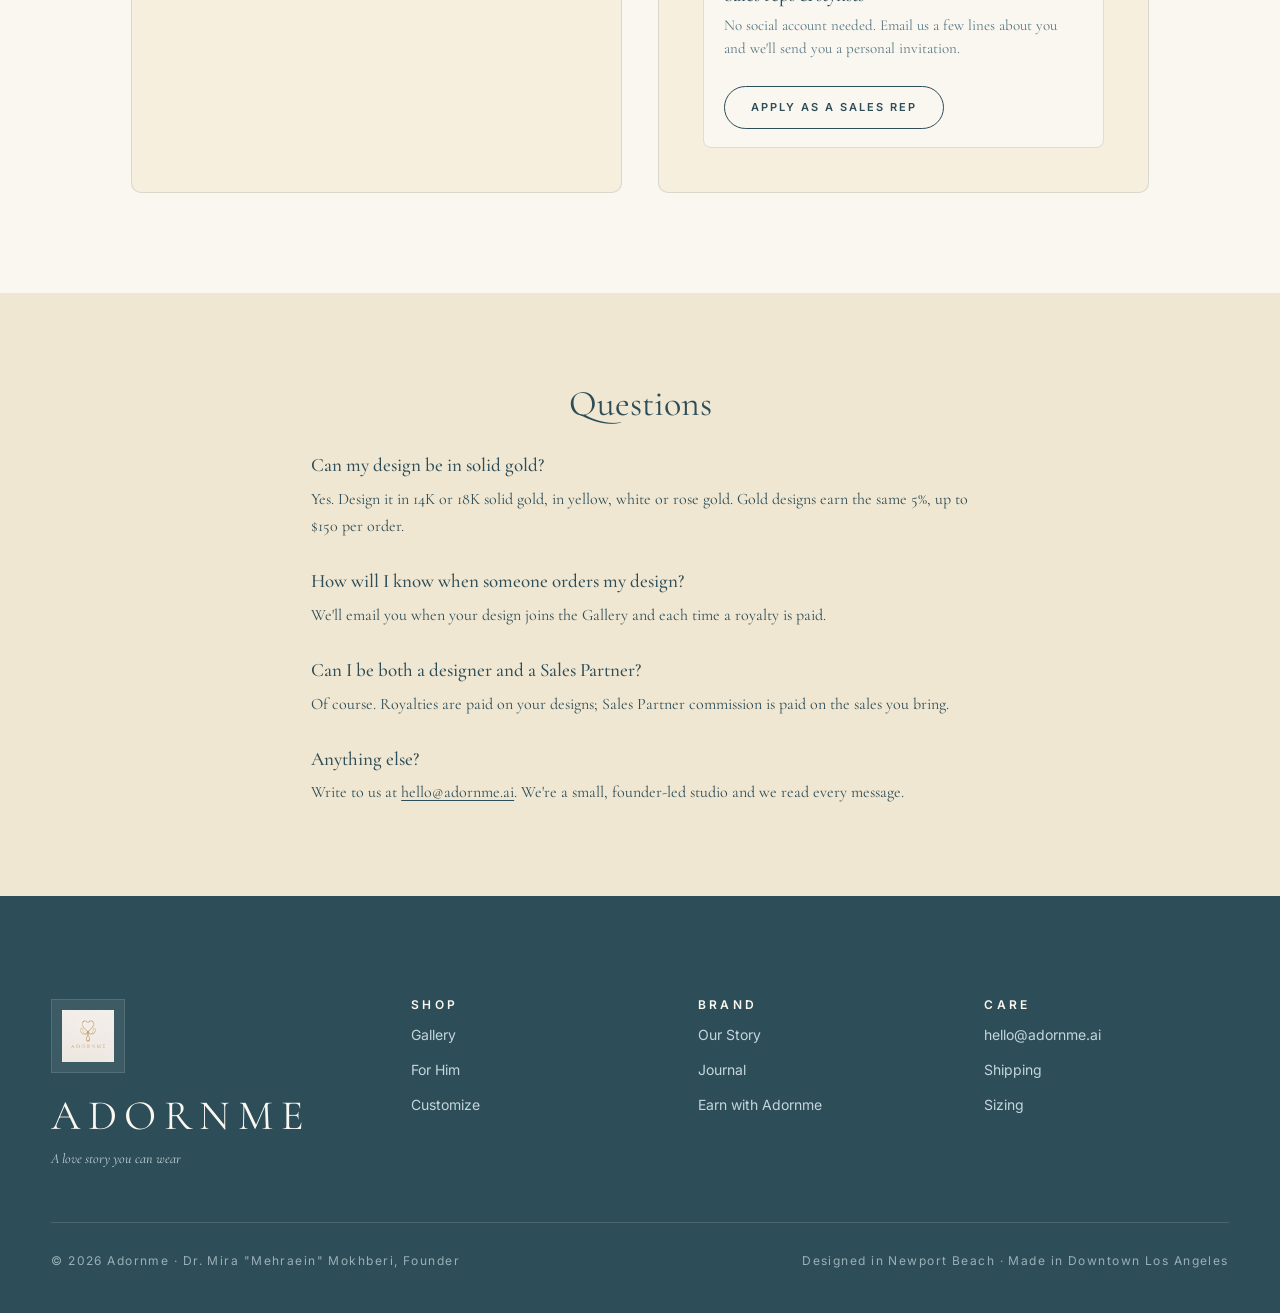
<file: earn.html>
<!doctype html>
<html lang="en">
<head>
  <meta charset="utf-8">
  <meta name="viewport" content="width=device-width, initial-scale=1">
  <title>Earn with Adornme | Adornme</title>
  <meta name="description" content="Design your own Adornme piece and earn 5% each time another client orders it, or join as a sales rep or creator and earn 5% on every sale you bring.">
  <link rel="stylesheet" href="assets/home-gallery-v24.css">
  <style>
  .earn-hero{padding:clamp(60px,8vw,110px) clamp(20px,4vw,56px) clamp(40px,5vw,64px);text-align:center;background:var(--ivory);}
  .earn-hero .eyebrow{color:var(--antique-gold);}
  .earn-hero h1{margin:14px auto 0;max-width:820px;font:400 clamp(36px,5.4vw,64px)/1.05 var(--serif);color:var(--ink);}
  .earn-hero p{margin:20px auto 0;max-width:620px;color:var(--ink-soft);font:italic 400 clamp(17px,2vw,21px)/1.6 var(--serif);}
  .jump{margin-top:28px;display:flex;gap:12px;justify-content:center;flex-wrap:wrap;}
  .jump a{padding:13px 22px;border:1px solid var(--ink);border-radius:999px;color:var(--ink);font:600 11px/1 var(--sans);letter-spacing:.18em;text-transform:uppercase;text-decoration:none;}
  .jump a:hover{background:var(--ink);color:var(--ivory);}
  .earn-programs{display:grid;grid-template-columns:repeat(2,minmax(0,1fr));gap:clamp(18px,3vw,36px);max-width:1120px;margin:0 auto;padding:0 clamp(20px,4vw,56px) clamp(60px,8vw,100px);background:var(--ivory);}
  @media (max-width:820px){.earn-programs{grid-template-columns:1fr;}}
  .program{background:var(--paper);border:1px solid var(--rule);border-radius:10px;padding:clamp(26px,4vw,44px);scroll-margin-top:90px;}
  .program .eyebrow{color:var(--antique-gold);}
  .program h2{margin-top:12px;font:400 clamp(28px,3.4vw,40px)/1.1 var(--serif);color:var(--ink);}
  .program .big{margin-top:14px;font:400 clamp(20px,2.4vw,26px)/1.35 var(--serif);color:var(--ink);}
  .program .big strong{font-weight:500;}
  .program .offer{margin-top:14px;padding:12px 16px;background:var(--ivory);border-left:3px solid var(--antique-gold);border-radius:4px;color:var(--ink);font:400 17px/1.5 var(--serif);}
  .program .offer strong{font-weight:600;}
  .apply-paths{margin-top:26px;display:grid;gap:14px;}
  .apply-path{padding:18px 20px;background:var(--ivory);border:1px solid var(--rule);border-radius:8px;}
  .apply-path h4{font:500 19px/1.3 var(--serif);color:var(--ink);}
  .apply-path p{margin-top:6px;color:var(--ink-soft);font:400 15px/1.55 var(--serif);}
  .apply-path .cta{margin-top:14px;}
  .program h3{margin-top:26px;font:600 11px/1.3 var(--sans);letter-spacing:.24em;text-transform:uppercase;color:var(--ink-soft);}
  .program ol,.program ul{margin-top:12px;padding-left:22px;color:var(--ink);font:400 16px/1.7 var(--serif);}
  .program li{margin-bottom:8px;}
  .program .fine{margin-top:16px;color:var(--ink-soft);font:italic 400 14px/1.6 var(--serif);}
  .program .cta{display:inline-block;margin-top:26px;padding:15px 26px;border-radius:999px;background:var(--ink);color:var(--ivory);font:600 11px/1 var(--sans);letter-spacing:.18em;text-transform:uppercase;text-decoration:none;}
  .program .cta.secondary{background:transparent;color:var(--ink);border:1px solid var(--ink);}
  .program .ctas{display:flex;gap:10px;flex-wrap:wrap;margin-top:26px;}
  .program .ctas .cta{margin-top:0;}
  .program a{color:var(--ink);}
  .earn-faq{max-width:760px;margin:0 auto;padding:clamp(50px,7vw,90px) clamp(20px,4vw,56px);background:var(--cream);}
  .earn-faq-wrap{background:var(--cream);}
  .earn-faq h2{font:400 clamp(26px,3.2vw,36px)/1.15 var(--serif);color:var(--ink);text-align:center;}
  .earn-faq h4{margin-top:28px;font:500 19px/1.35 var(--serif);color:var(--ink);}
  .earn-faq p{margin-top:8px;color:var(--ink);font:400 16px/1.7 var(--serif);}
  .earn-faq a{color:var(--ink);text-decoration:underline;text-underline-offset:3px;}
  </style>
</head>
<body>
  <nav class="nav" aria-label="Primary navigation">
    <div class="nav-left"><a href="trinity-collection.html">Gallery</a><a href="customize.html">Customize</a></div>
    <a class="logo" href="index.html" aria-label="Adornme home"><strong>ADORNME</strong><span>A love story you can wear</span></a>
    <div class="nav-right"><a href="our-story.html">Story</a><a href="for-him.html">For Him</a></div>
  </nav>

  <main>
    <section class="earn-hero">
      <div class="eyebrow">Earn with Adornme</div>
      <h1>Your design. Your story. Your share.</h1>
      <p>Design a piece that others fall in love with, or share Adornme with the people around you. Either way, you earn with us.</p>
      <div class="jump"><a href="#royalty">Designer Royalty ↓</a><a href="#partner">Sales Partners ↓</a></div>
    </section>

    <section class="earn-programs">
      <article class="program" id="royalty">
        <div class="eyebrow">For designers</div>
        <h2>Designer Royalty</h2>
        <p class="big">Earn <strong>5%</strong> each time another client orders your design, <strong>up to $150 per order</strong>.</p>
        <h3>How it works</h3>
        <ol>
          <li>Design your piece on our <a href="customize.html">Customize</a> page: the piece, the metal (including 14K and 18K solid gold), the drop, your initial or engraving.</li>
          <li>When you order, tick <em>"Add my design to the Adornme Gallery"</em> and tell us the name to credit.</li>
          <li>Our studio reviews each new design. Selected designs join the <a href="trinity-collection.html#client-designs">Client Designs</a> section of the Gallery, with your name.</li>
          <li>Every time another client orders your design, you earn 5% of what they paid, up to $150 per order.</li>
        </ol>
        <h3>Custom orders welcome</h3>
        <p class="fine" style="margin-top:10px;font-style:normal;font-size:16px;color:var(--ink);">Have an idea beyond our Customize options? We take custom orders too. Tell us about it in the notes on the Customize page or at <a href="mailto:hello@adornme.ai">hello@adornme.ai</a>, and we'll design it with you. Every new custom design that other clients order earns its designer the same 5% royalty.</p>
        <p class="fine">Royalties are 5% of the price paid after any discount, not counting tax and shipping, and are paid once the 14-day return window has passed, by PayPal, Venmo or Zelle, or as Adornme store credit. Your own orders of your design don't count. Adornme chooses which designs join the Gallery and may remove a design at any time.</p>
        <div class="ctas"><a class="cta" href="customize.html">Design your piece</a><a class="cta secondary" href="trinity-collection.html#client-designs">See client designs</a></div>
      </article>

      <article class="program" id="partner"><span id="ambassador" aria-hidden="true"></span>
        <div class="eyebrow">For sales reps &amp; creators</div>
        <h2>Adornme Sales Partners</h2>
        <p class="big">Earn <strong>5%</strong> on every sale you bring, in every metal, <strong>up to $150 per order</strong>.</p>
        <p class="offer">Your clients and followers get <strong>$30 off</strong> any order of $250 or more with your code.</p>
        <h3>How it works</h3>
        <ol>
          <li>Apply below: creators with the online form, sales reps by email. We review every application personally.</li>
          <li>Once approved, you receive your own Adornme code and link to share.</li>
          <li>Share Adornme with your clients, friends and followers: silver, gold plated, and 14K and 18K solid gold pieces and custom designs.</li>
          <li>Every order placed with your code or through your link earns you 5%, up to $150 per order. Sales are tracked automatically and commissions are paid through Shopify Collabs.</li>
        </ol>
        <p class="fine">Commission is 5% of the price paid after any discount, not counting tax and shipping, up to $150 per order. Returned orders don't earn commission. Creators must clearly mark posts about Adornme as a paid partnership (for example #ad or #AdornmePartner).</p>
        <div class="apply-paths">
          <div class="apply-path">
            <h4>Creators &amp; influencers</h4>
            <p>Apply online with your Instagram (Creator or Business account), TikTok, YouTube or Facebook Page.</p>
            <a class="cta" id="ambassadorApply" href="mailto:hello@adornme.ai?subject=Adornme%20Sales%20Partner%20application">Apply as a creator</a>
          </div>
          <div class="apply-path">
            <h4>Sales reps &amp; stylists</h4>
            <p>No social account needed. Email us a few lines about you and we'll send you a personal invitation.</p>
            <a class="cta secondary" id="repApply" href="mailto:hello@adornme.ai?subject=Adornme%20Sales%20Partner%3A%20sales%20rep%20application&body=Hi%20Mira%2C%0A%0AI%27d%20love%20to%20be%20an%20Adornme%20Sales%20Partner.%0A%0AName%3A%0APhone%3A%0ACity%3A%0AHow%20I%27d%20share%20Adornme%20%28clients%2C%20events%2C%20my%20shop...%29%3A%0A%0AThank%20you%21">Apply as a sales rep</a>
          </div>
        </div>
      </article>
    </section>

    <div class="earn-faq-wrap">
      <section class="earn-faq">
        <h2>Questions</h2>
        <h4>Can my design be in solid gold?</h4>
        <p>Yes. Design it in 14K or 18K solid gold, in yellow, white or rose gold. Gold designs earn the same 5%, up to $150 per order.</p>
        <h4>How will I know when someone orders my design?</h4>
        <p>We'll email you when your design joins the Gallery and each time a royalty is paid.</p>
        <h4>Can I be both a designer and a Sales Partner?</h4>
        <p>Of course. Royalties are paid on your designs; Sales Partner commission is paid on the sales you bring.</p>
        <h4>Anything else?</h4>
        <p>Write to us at <a href="mailto:hello@adornme.ai">hello@adornme.ai</a>. We're a small, founder-led studio and we read every message.</p>
      </section>
    </div>
  </main>

  <footer class="footer">
    <div class="footer-grid">
      <div><div class="footer-mark"><img src="assets/adornme-symbol-mark-adornme.png" alt="Adornme flower-heart symbol"></div><div class="footer-logo">ADORNME</div><p class="footer-tag">A love story you can wear</p></div>
      <div><h3>Shop</h3><a href="trinity-collection.html">Gallery</a><a href="for-him.html">For Him</a><a href="customize.html">Customize</a></div>
      <div><h3>Brand</h3><a href="our-story.html">Our Story</a><a href="journal.html">Journal</a><a href="earn.html">Earn with Adornme</a></div>
      <div><h3>Care</h3><p><a href="mailto:hello@adornme.ai" style="color:inherit;text-decoration:none;">hello@adornme.ai</a></p><a href="shipping.html">Shipping</a><a href="materials.html">Sizing</a></div>
    </div>
    <div class="legal"><span>© 2026 Adornme · Dr. Mira "Mehraein" Mokhberi, Founder</span><span>Designed in Newport Beach · Made in Downtown Los Angeles</span></div>
  </footer>
  <script src="assets/client-designs.js"></script>
  <script>
    // Sales Partner applications go to the Shopify Collabs application page once it's live; until then, by email.
    if (typeof AMBASSADOR_APPLY_URL === "string" && AMBASSADOR_APPLY_URL) {
      const a = document.getElementById("ambassadorApply"); a.href = AMBASSADOR_APPLY_URL; a.target = "_blank"; a.rel = "noopener";
    }
  </script>
  <script src="assets/mobile-menu.js"></script>
  <script src="assets/fab.js"></script>
</body>
</html>
</file>
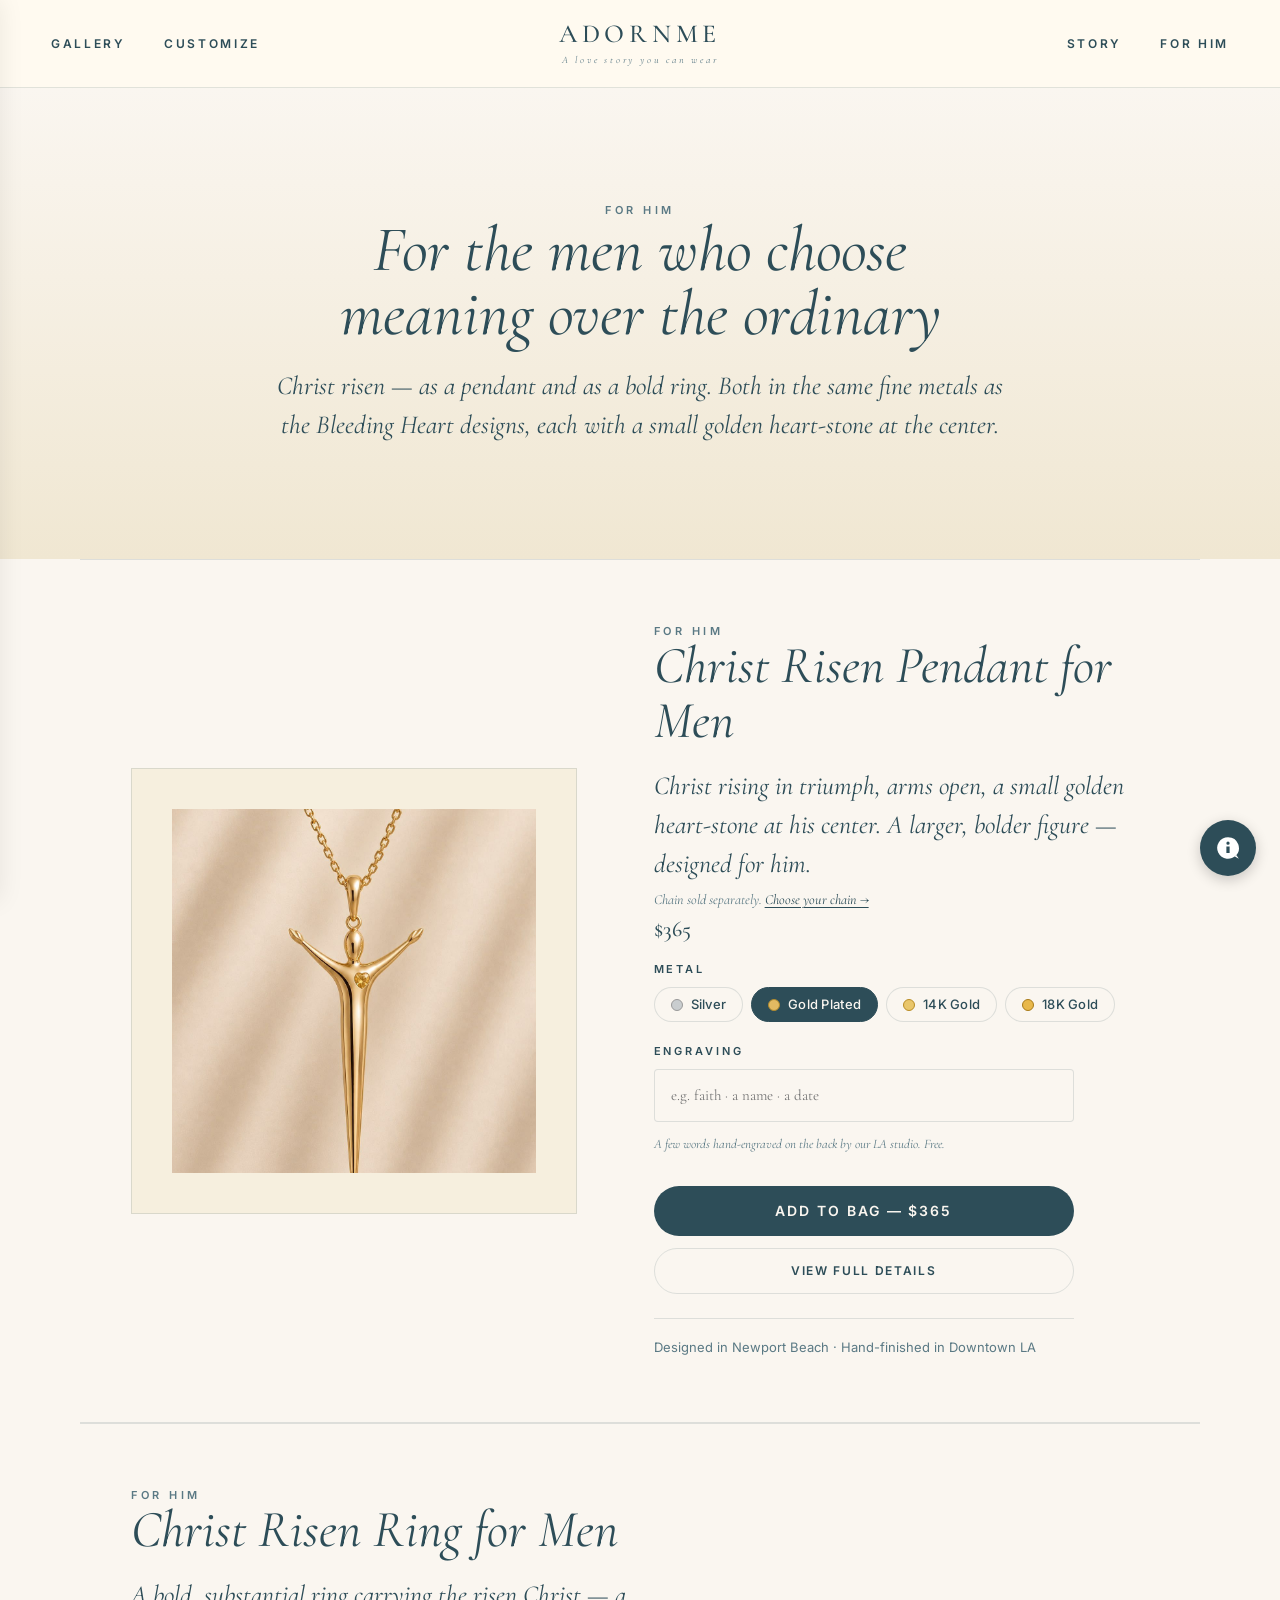
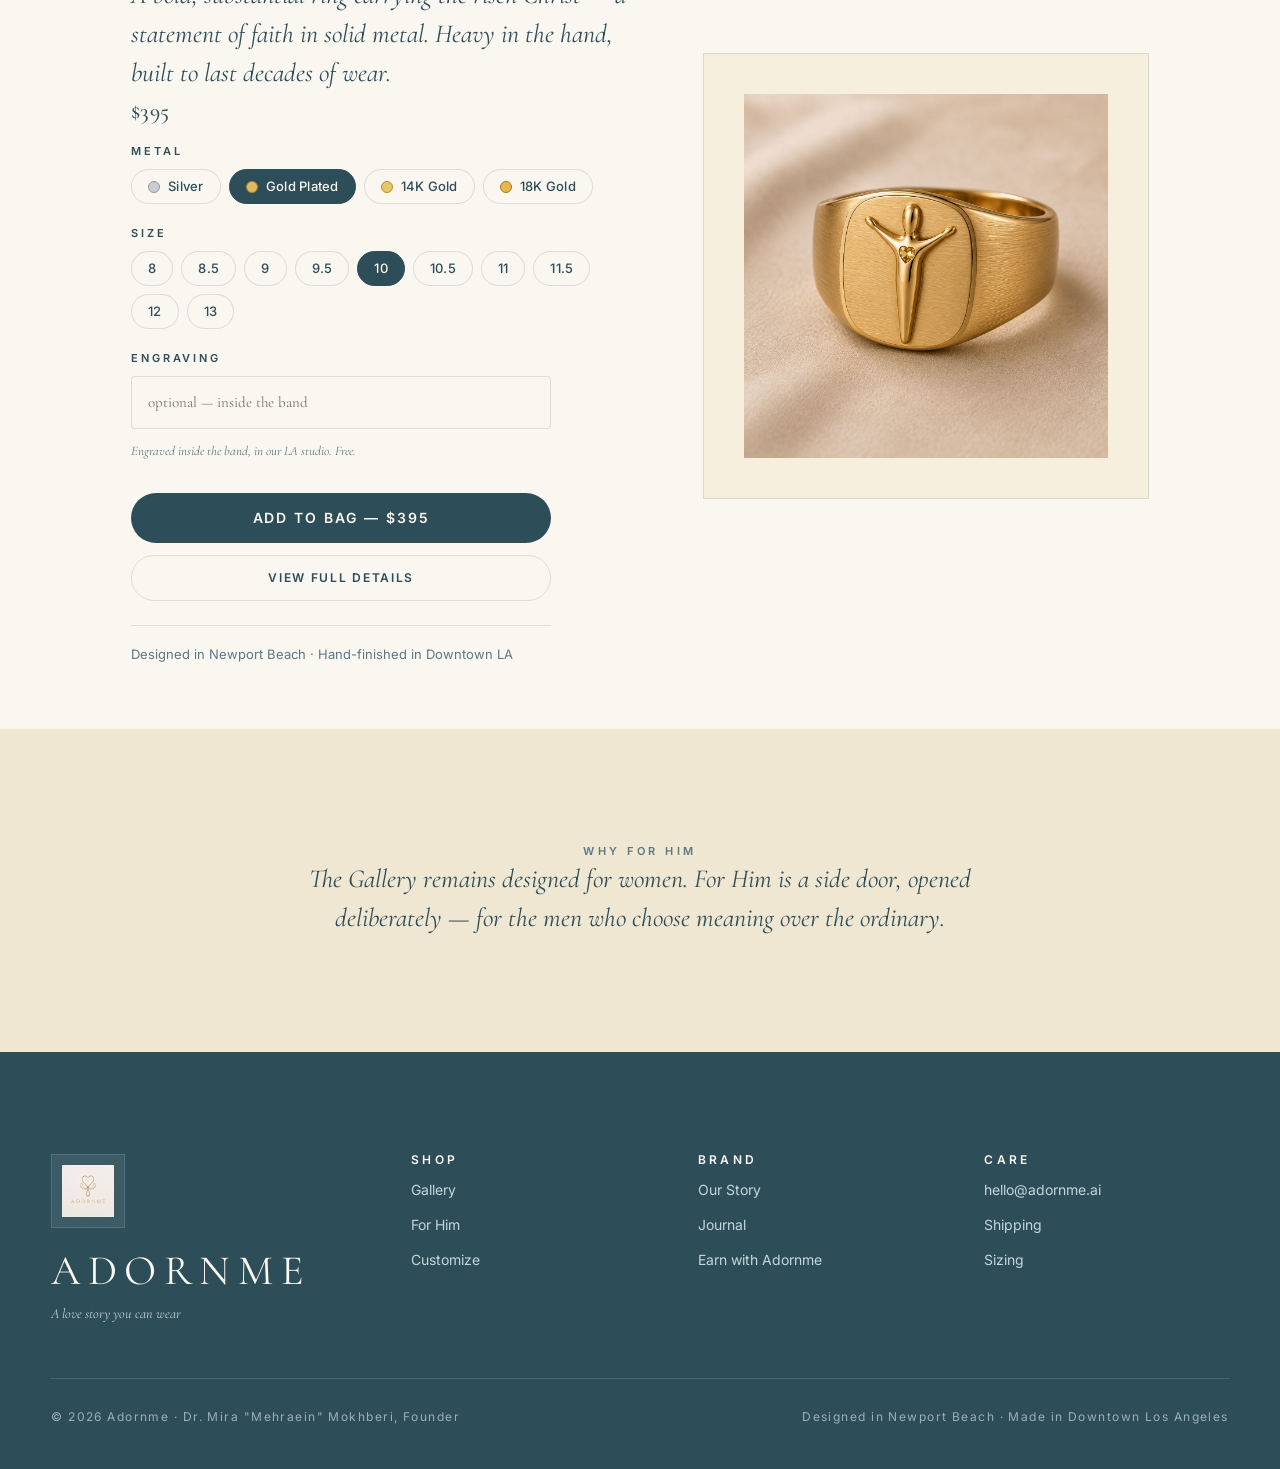
<file: for-him.html>
<!doctype html>
<html lang="en">
<head>
  <meta charset="utf-8">
  <meta name="viewport" content="width=device-width, initial-scale=1">
  <title>For Him | Adornme</title>
  <link rel="stylesheet" href="assets/home-gallery-v24.css">
  <style>
    .for-him-hero h1 { font-size: clamp(32px, 5vw, 64px); }
    .him-product { width: min(1120px, 100%); margin: 0 auto; padding: clamp(40px, 5vw, 64px) clamp(20px, 4vw, 56px); }
    .soft-rule { width: min(1120px, 100%); margin: 0 auto; border: 0; border-top: 1px solid var(--rule); }
    .control-group { display: grid; gap: 12px; margin-top: 24px; }
    .control-group .label { font: 600 11px/1 var(--sans); letter-spacing: .26em; text-transform: uppercase; color: var(--ink); }
    .control-options { display: flex; flex-wrap: wrap; gap: 8px; }
    .opt { padding: 10px 16px; border: 1px solid var(--rule); background: var(--ivory); color: var(--ink); font: 500 13px/1 var(--sans); letter-spacing: .02em; transition: all .2s ease; border-radius: 999px; display: inline-flex; align-items: center; gap: 8px; cursor: pointer; }
    .opt:hover { border-color: var(--antique-gold); color: var(--antique-gold); }
    .opt.active { background: var(--ink); color: var(--ivory); border-color: var(--ink); }
    .opt.active:hover { color: var(--ivory); }
    .opt .dot { width: 12px; height: 12px; border-radius: 50%; display: inline-block; }
    .opt .dot.silver { background: #C9CDCF; border: 1px solid #999; }
    .opt .dot.plated { background: #E2BA62; border: 1px solid #B08A2E; }
    .opt .dot.gold14 { background: #E9C66B; border: 1px solid #B98C24; }
    .opt .dot.gold18 { background: #E8B84B; border: 1px solid #A87A18; }
    [hidden] { display: none !important; }
    .chain-line { margin-top: 6px; color: var(--ink-soft); font: italic 400 14px/1.5 var(--serif); }
    .chain-line a { color: var(--ink); text-decoration: underline; text-underline-offset: 3px; }
    .engraving-input { padding: 14px 16px; width: 100%; max-width: 420px; border: 1px solid var(--rule); background: var(--ivory); color: var(--ink); font: 400 15px/1.5 var(--serif); border-radius: 4px; box-sizing: border-box; }
    .engraving-input:focus { outline: none; border-color: var(--antique-gold); }
    .helper { color: var(--ink-soft); font: italic 400 13px/1.55 var(--serif); }
    .price-display { font: 500 22px/1 var(--serif); color: var(--ink); margin-top: 8px; letter-spacing: .01em; }
    .product-actions { margin-top: 32px; display: grid; gap: 12px; max-width: 420px; }
    .cta-primary { padding: 18px 28px; background: var(--ink); color: var(--ivory); border: none; border-radius: 999px; font: 600 14px/1 var(--sans); letter-spacing: .14em; text-transform: uppercase; cursor: pointer; transition: background .25s ease; text-align: center; }
    .cta-primary:hover { background: var(--aegean-deep); }
    .cta-primary:disabled { opacity: .6; cursor: wait; }
    .cta-secondary { padding: 16px 24px; background: transparent; color: var(--ink); border: 1px solid var(--rule); border-radius: 999px; font: 600 12px/1 var(--sans); letter-spacing: .14em; text-transform: uppercase; cursor: pointer; transition: all .25s ease; text-align: center; text-decoration: none; display: block; }
    .cta-secondary:hover { border-color: var(--ink); color: var(--ink); background: rgba(45,77,88,.04); }
    .trust-strip { margin-top: 24px; padding-top: 18px; border-top: 1px solid var(--rule); color: var(--ink-soft); font: 400 13px/1.6 var(--sans); max-width: 420px; }
    .trust-strip em { display: block; margin-top: 6px; font: italic 400 13px/1.5 var(--serif); color: var(--ink-soft); }
  </style>
</head>
<body>
  <nav class="nav" aria-label="Primary navigation">
    <div class="nav-left"><a href="trinity-collection.html">Gallery</a><a href="customize.html">Customize</a></div>
    <a class="logo" href="index.html" aria-label="Adornme home"><strong>ADORNME</strong><span>A love story you can wear</span></a>
    <div class="nav-right"><a href="our-story.html">Story</a><a href="for-him.html">For Him</a></div>
  </nav>

  <header class="gallery-hero for-him-hero">
    <div class="narrow" style="max-width:780px">
      <div class="eyebrow">For Him</div>
      <h1><em>For the men who choose</em><br>meaning over the ordinary</h1>
      <p class="lede">Christ risen — as a pendant and as a bold ring. Both in the same fine metals as the Bleeding Heart designs, each with a small golden heart-stone at the center.</p>
    </div>
  </header>

  <main>

    <article class="product-row him-product" id="pendant-product">
      <div class="product-image"><img src="assets/products/christ-risen-mens-pendant.jpeg" alt="Christ Risen Pendant for Men"></div>
      <div class="product-copy">
        <div class="eyebrow">For Him</div>
        <h3>Christ Risen Pendant for Men</h3>
        <p class="lede">Christ rising in triumph, arms open, a small golden heart-stone at his center. A larger, bolder figure — designed for him.</p>
        <p class="chain-line">Chain sold separately. <a href="trinity-collection.html#chains">Choose your chain →</a></p>
        <p class="price-display" id="pendantPrice">$365</p>

        <div class="control-group">
          <div class="label">Metal</div>
          <div class="control-options" id="pendantMetal"></div>
        </div>

        <div class="control-group" id="pendantGoldColorGroup" hidden>
          <div class="label">Gold Color</div>
          <div class="control-options" id="pendantGoldColor"></div>
        </div>

        <div class="control-group">
          <div class="label">Engraving</div>
          <input type="text" class="engraving-input" id="pendantEngraving" maxlength="25" placeholder="e.g. faith · a name · a date">
          <p class="helper">A few words hand-engraved on the back by our LA studio. Free.</p>
        </div>

        <div class="product-actions">
          <button class="cta-primary" id="pendantAddBtn" type="button">Add to bag — $365</button>
          <a class="cta-secondary" id="pendantDesignLink" href="product.html?id=mens-christ-pendant">View full details</a>
        </div>

        <div class="trust-strip">
          Designed in Newport Beach · Hand-finished in Downtown LA
          
        </div>
      </div>
    </article>

    <hr class="soft-rule">

    <article class="product-row reverse him-product" id="ring-product">
      <div class="product-image"><img src="assets/products/christ-risen-mens-ring.jpeg" alt="Christ Risen Ring for Men"></div>
      <div class="product-copy">
        <div class="eyebrow">For Him</div>
        <h3>Christ Risen Ring for Men</h3>
        <p class="lede">A bold, substantial ring carrying the risen Christ — a statement of faith in solid metal. Heavy in the hand, built to last decades of wear.</p>
        <p class="price-display" id="ringPrice">$395</p>

        <div class="control-group">
          <div class="label">Metal</div>
          <div class="control-options" id="ringMetal"></div>
        </div>

        <div class="control-group" id="ringGoldColorGroup" hidden>
          <div class="label">Gold Color</div>
          <div class="control-options" id="ringGoldColor"></div>
        </div>

        <div class="control-group" id="ringSizeGroup">
          <div class="label">Size</div>
          <div class="control-options" id="ringSize"></div>
        </div>

        <div class="control-group">
          <div class="label">Engraving</div>
          <input type="text" class="engraving-input" id="ringEngraving" maxlength="25" placeholder="optional — inside the band">
          <p class="helper">Engraved inside the band, in our LA studio. Free.</p>
        </div>

        <div class="product-actions">
          <button class="cta-primary" id="ringAddBtn" type="button">Add to bag — $395</button>
          <a class="cta-secondary" id="ringDesignLink" href="product.html?id=mens-christ-ring">View full details</a>
        </div>

        <div class="trust-strip">
          Designed in Newport Beach · Hand-finished in Downtown LA
          
        </div>
      </div>
    </article>

    <section class="cream">
      <div class="narrow" style="max-width:680px">
        <div class="eyebrow">Why For Him</div>
        <p class="lede">The Gallery remains designed for women. For Him is a side door, opened deliberately — for the men who choose meaning over the ordinary.</p>
      </div>
    </section>
  </main>

  <footer class="footer">
    <div class="footer-grid">
      <div><div class="footer-mark"><img src="assets/adornme-symbol-mark-adornme.png" alt="Adornme flower-heart symbol"></div><div class="footer-logo">ADORNME</div><p class="footer-tag">A love story you can wear</p></div>
      <div><h3>Shop</h3><a href="trinity-collection.html">Gallery</a><a href="for-him.html">For Him</a><a href="customize.html">Customize</a></div>
      <div><h3>Brand</h3><a href="our-story.html">Our Story</a><a href="journal.html">Journal</a><a href="earn.html">Earn with Adornme</a></div>
      <div><h3>Care</h3><p><a href="mailto:hello@adornme.ai" style="color:inherit;text-decoration:none;">hello@adornme.ai</a></p><a href="shipping.html">Shipping</a><a href="materials.html">Sizing</a></div>
    </div>
    <div class="legal"><span>© 2026 Adornme · Dr. Mira "Mehraein" Mokhberi, Founder</span><span>Designed in Newport Beach · Made in Downtown Los Angeles</span></div>
  </footer>

  <script src="assets/products-data.js"></script>
  <script src="assets/shopify-checkout.js"></script>
  <script>
    // ===== FOR HIM CONFIGURATOR — v43.5 =====
    // Silver, Gold Plated, 14K and 18K gold (yellow, white, rose), all with Add to bag.
    // The pendant is sold without a chain, in every metal (chain sold separately).
    // Wrapped in a function so nothing here collides with products-data.js globals.
    (function () {
      const PIECES = { pendant: "mens-christ-pendant", ring: "mens-christ-ring" };
      const product = (piece) => PRODUCTS.find((p) => p.id === PIECES[piece]);
      const state = {};
      let shopifyLoaded = false;
      for (const piece of Object.keys(PIECES)) {
        const p = product(piece);
        state[piece] = { metal: "plated", size: p && p.sizes ? (p.defaultSize || p.sizes[0]) : null, engraving: "", goldColor: "yellow" };
      }
      const isGold = (piece) => !!(METALS[state[piece].metal] && METALS[state[piece].metal].gold);
      const showSize = (piece) => !!product(piece).sizes;   // the pendant has no chain length (chain sold separately)

      function priceFor(piece) {
        const p = product(piece), s = state[piece];
        if (shopifyLoaded) {
          const live = window.AdornmeShopify.livePrice(p.id, adornmeShopifyOptions(p, s.metal, null, s.size));
          if (live != null) return live;
        }
        return adornmeGetMetalPrice(p, s.metal, null, s.size);
      }
      function renderMetal(piece) {
        const s = state[piece];
        const el = document.getElementById(`${piece}Metal`);
        el.innerHTML = adornmeMetalsFor(product(piece)).map((m) => `<button class="opt ${s.metal===m?"active":""}" data-value="${m}" type="button"><span class="dot ${m}"></span>${METALS[m].short}</button>`).join("");
        el.querySelectorAll(".opt").forEach((b) => b.addEventListener("click", () => { s.metal = b.dataset.value; renderAll(piece); }));
        // Gold Color (14K / 18K only)
        const gold = isGold(piece);
        document.getElementById(`${piece}GoldColorGroup`).hidden = !gold;
        const gc = document.getElementById(`${piece}GoldColor`);
        gc.innerHTML = gold ? GOLD_COLORS.map((c) => `<button class="opt ${s.goldColor===c.id?"active":""}" data-value="${c.id}" type="button"><span class="dot" style="background:${c.dot[0]};border:1px solid ${c.dot[1]}"></span>${c.label}</button>`).join("") : "";
        gc.querySelectorAll(".opt").forEach((b) => b.addEventListener("click", () => { s.goldColor = b.dataset.value; renderMetal(piece); }));
      }
      function renderSize(piece) {
        const p = product(piece), s = state[piece];
        const el = document.getElementById(`${piece}Size`);
        if (!el) return;
        const grp = document.getElementById(`${piece}SizeGroup`); if (grp) grp.hidden = !showSize(piece);
        if (!showSize(piece)) { el.innerHTML = ""; return; }
        el.innerHTML = p.sizes.map((sz) => `<button class="opt ${s.size===sz?"active":""}" data-value="${sz}" type="button">${sz}</button>`).join("");
        el.querySelectorAll(".opt").forEach((b) => b.addEventListener("click", () => { s.size = b.dataset.value; renderSize(piece); }));
      }
      function updatePrice(piece) {
        const pr = priceFor(piece);
        const btn = document.getElementById(`${piece}AddBtn`);
        document.getElementById(`${piece}Price`).textContent = pr != null ? `$${pr.toLocaleString()}` : "";
        if (!btn.disabled) btn.textContent = pr != null ? `Add to bag — $${pr.toLocaleString()}` : "Add to bag";
      }
      function renderAll(piece) { renderMetal(piece); renderSize(piece); updatePrice(piece); }

      document.getElementById("pendantEngraving").addEventListener("input", (e) => { state.pendant.engraving = e.target.value; });
      document.getElementById("ringEngraving").addEventListener("input", (e) => { state.ring.engraving = e.target.value; });

      async function handleAddToBag(piece) {
        const btn = document.getElementById(`${piece}AddBtn`);
        const orig = btn.textContent; btn.disabled = true; btn.textContent = "Preparing checkout…";
        try {
          const p = product(piece), s = state[piece];
          const config = {
            productId: p.id,
            options: adornmeShopifyOptions(p, s.metal, null, s.size),
            size: showSize(piece) ? (s.size || "") : "",
            goldColor: isGold(piece) ? GOLD_COLORS.find((c) => c.id === s.goldColor).label : "",
            initial: "",
            engraving: s.engraving || "",
            giftNote: "",
          };
          if (window.AdornmeShopify && window.AdornmeShopify.addToCart) {
            await window.AdornmeShopify.addToCart(config);
            setTimeout(() => { btn.disabled = false; updatePrice(piece); }, 2000);   // label shows the current metal's price
          } else { alert("Checkout system is loading. Please try again in a moment."); btn.textContent = orig; btn.disabled = false; }
        } catch (err) { console.error("[Adornme] Add to bag error:", err); alert("Sorry — something went wrong. Please email mira@adornme.ai."); btn.textContent = orig; btn.disabled = false; }
      }
      document.getElementById("pendantAddBtn").addEventListener("click", () => handleAddToBag("pendant"));
      document.getElementById("ringAddBtn").addEventListener("click", () => handleAddToBag("ring"));

      renderAll("pendant");
      renderAll("ring");

      (async function loadLive() {
        try {
          if (window.AdornmeShopify && window.AdornmeShopify.getProductPricing) {
            shopifyLoaded = !!(await window.AdornmeShopify.getProductPricing(PIECES.pendant));
            renderAll("pendant"); renderAll("ring");
          }
        } catch (e) { console.warn("[Adornme] For Him live pricing fallback:", e); }
      })();
    })();
  </script>
  <script src="assets/mobile-menu.js"></script>
  <script src="assets/fab.js"></script>
</body>
</html>
</file>
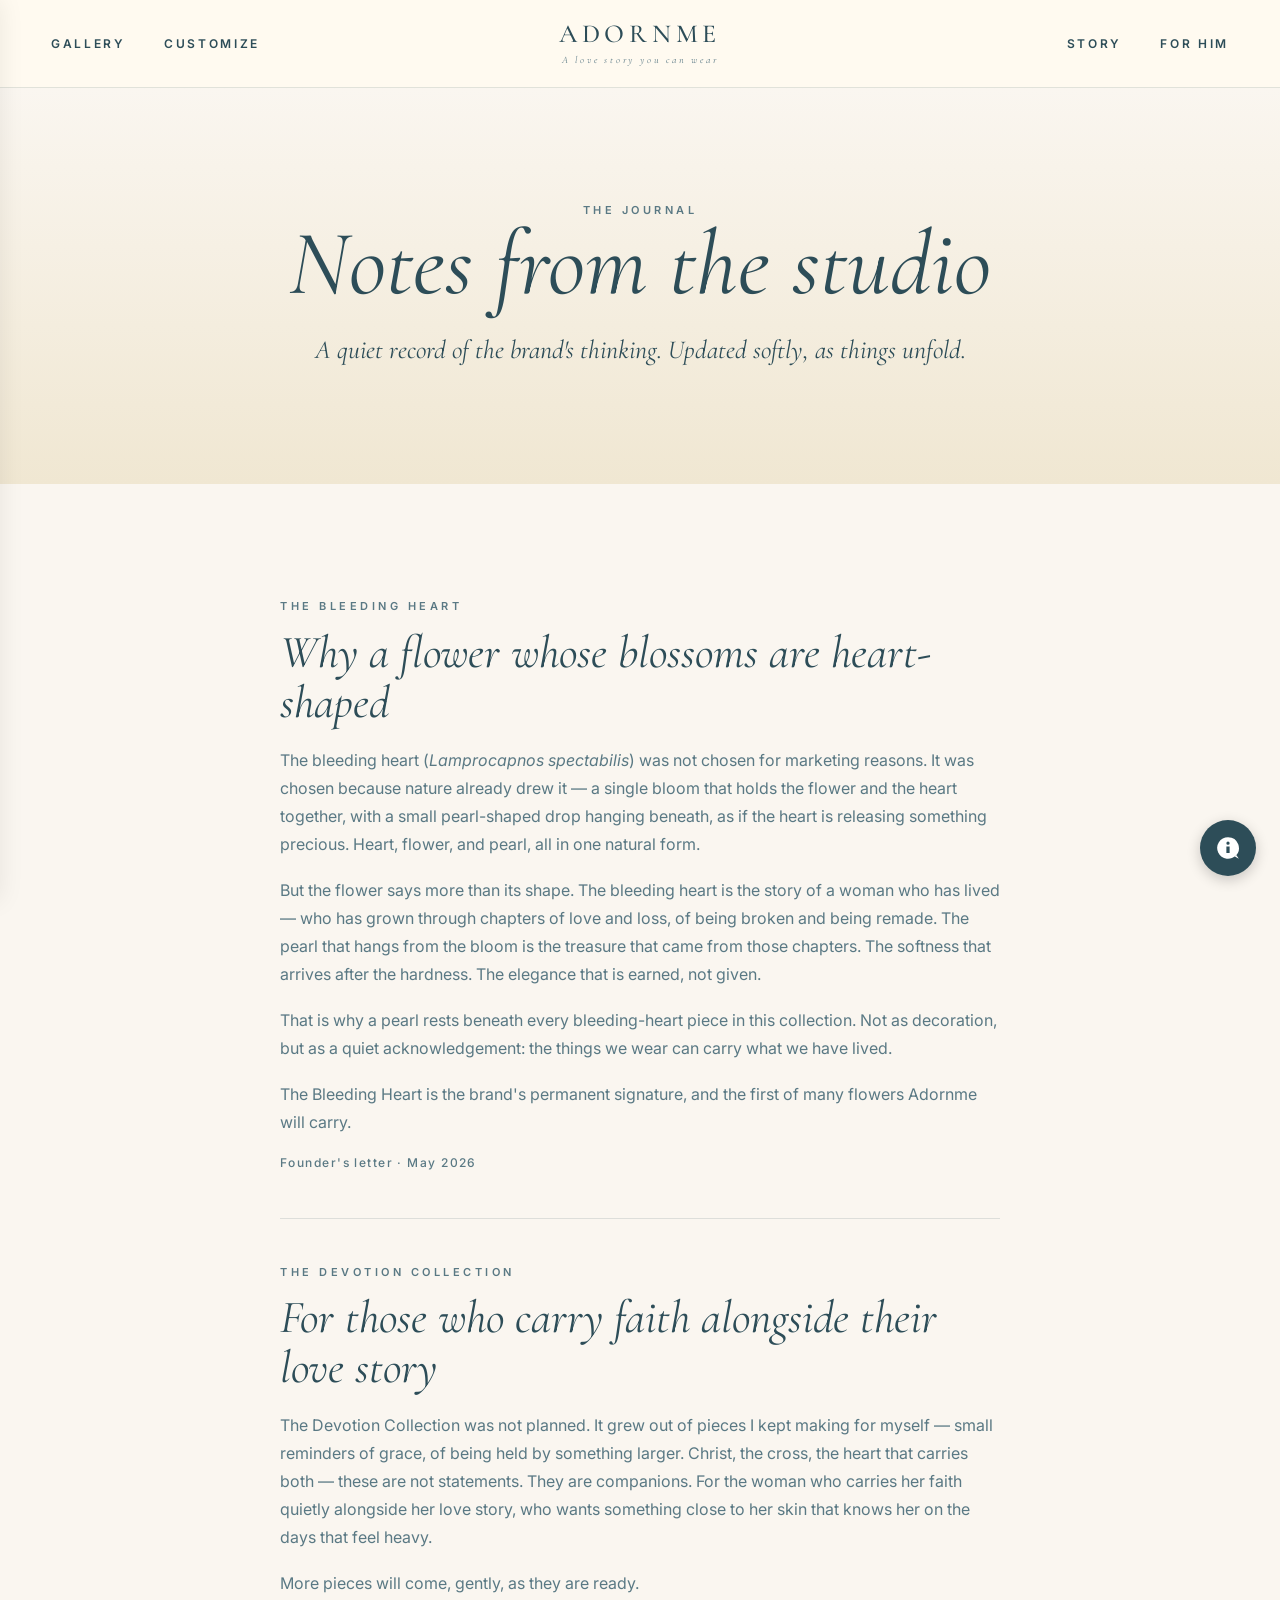
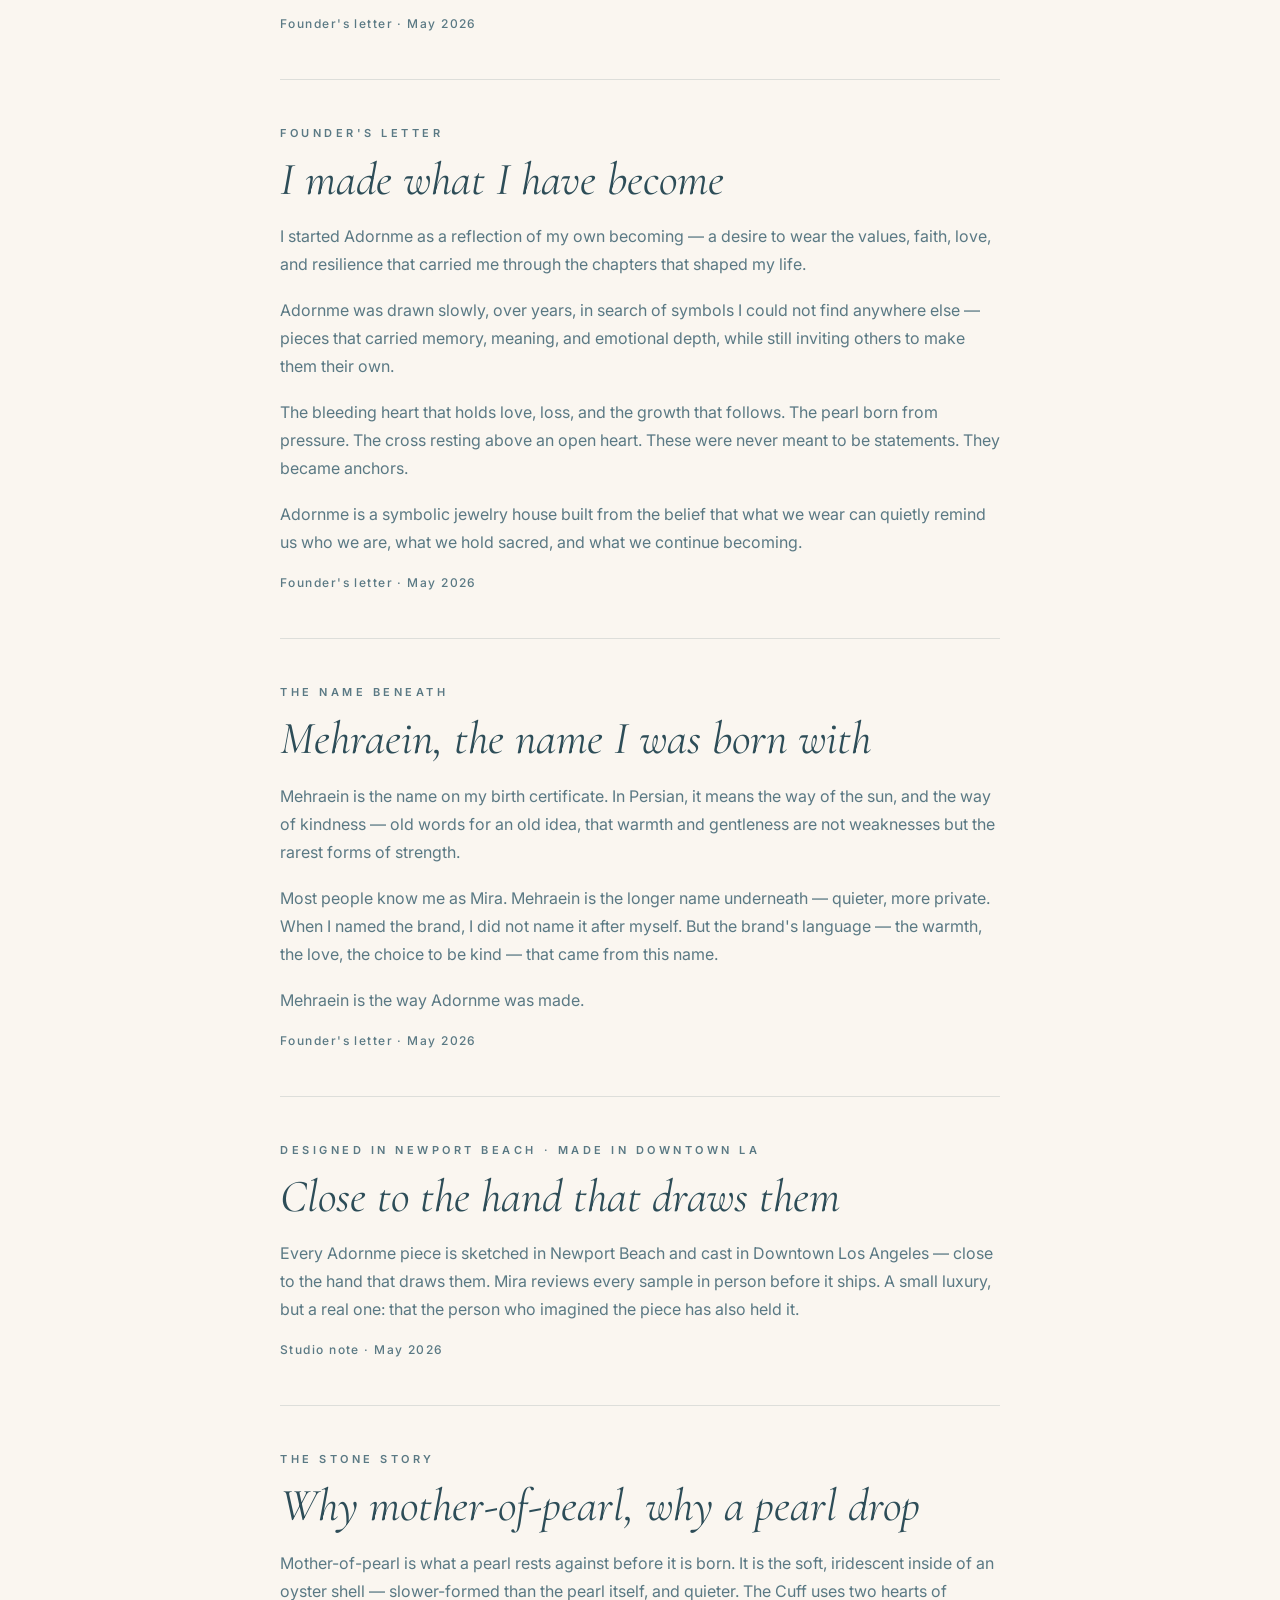
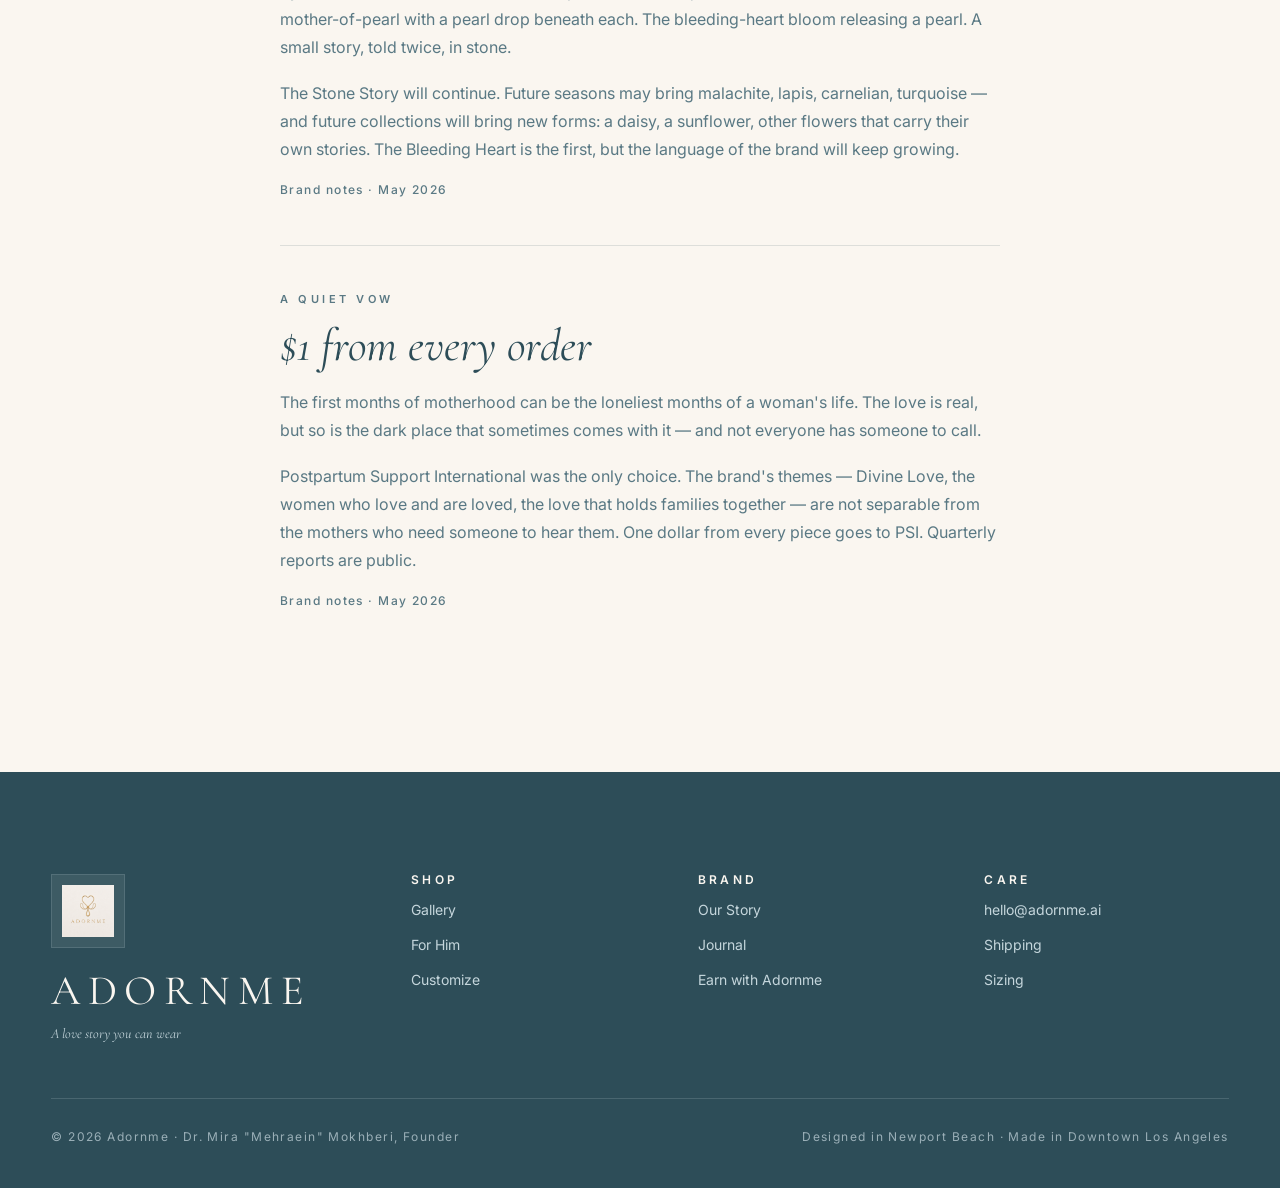
<file: journal.html>
<!doctype html>
<html lang="en">
<head>
  <meta charset="utf-8">
  <meta name="viewport" content="width=device-width, initial-scale=1">
  <title>Journal | Adornme</title>
  <link rel="stylesheet" href="assets/home-gallery-v24.css">
  <style>
    .journal-list { width: min(720px, 100%); margin: 0 auto; }
    .journal-entry { border-top: 1px solid var(--rule); padding: 46px 0; }
    .journal-entry:first-child { border-top: 0; padding-top: 0; }
    .journal-entry h2 { margin-top: 14px; font: italic 400 clamp(30px, 4vw, 46px)/1.08 var(--serif); }
    .journal-entry p { margin-top: 18px; color: var(--ink-soft); font-size: 16px; line-height: 1.75; }
    .meta { margin-top: 18px; color: var(--ink-soft); font: 500 12px/1.5 var(--sans); letter-spacing: .12em; }
  </style>
</head>
<body>
  <nav class="nav" aria-label="Primary navigation">
    <div class="nav-left"><a href="trinity-collection.html">Gallery</a><a href="customize.html">Customize</a></div>
    <a class="logo" href="index.html" aria-label="Adornme home"><strong>ADORNME</strong><span>A love story you can wear</span></a>
    <div class="nav-right"><a href="our-story.html">Story</a><a href="for-him.html">For Him</a></div>
  </nav>

  <header class="gallery-hero">
    <div class="narrow">
      <div class="eyebrow">The Journal</div>
      <h1>Notes from the studio</h1>
      <p class="lede">A quiet record of the brand's thinking. Updated softly, as things unfold.</p>
    </div>
  </header>

  <main>
    <section>
      <div class="journal-list">

        <article class="journal-entry">
          <div class="eyebrow">The Bleeding Heart</div>
          <h2>Why a flower whose blossoms are heart-shaped</h2>
          <p>The bleeding heart (<em>Lamprocapnos spectabilis</em>) was not chosen for marketing reasons. It was chosen because nature already drew it — a single bloom that holds the flower and the heart together, with a small pearl-shaped drop hanging beneath, as if the heart is releasing something precious. Heart, flower, and pearl, all in one natural form.</p>
          <p>But the flower says more than its shape. The bleeding heart is the story of a woman who has lived — who has grown through chapters of love and loss, of being broken and being remade. The pearl that hangs from the bloom is the treasure that came from those chapters. The softness that arrives after the hardness. The elegance that is earned, not given.</p>
          <p>That is why a pearl rests beneath every bleeding-heart piece in this collection. Not as decoration, but as a quiet acknowledgement: the things we wear can carry what we have lived.</p>
          <p>The Bleeding Heart is the brand's permanent signature, and the first of many flowers Adornme will carry.</p>
          <div class="meta">Founder's letter · May 2026</div>
        </article>

        <article class="journal-entry">
          <div class="eyebrow">The Devotion Collection</div>
          <h2>For those who carry faith alongside their love story</h2>
          <p>The Devotion Collection was not planned. It grew out of pieces I kept making for myself — small reminders of grace, of being held by something larger. Christ, the cross, the heart that carries both — these are not statements. They are companions. For the woman who carries her faith quietly alongside her love story, who wants something close to her skin that knows her on the days that feel heavy.</p>
          <p>More pieces will come, gently, as they are ready.</p>
          <div class="meta">Founder's letter · May 2026</div>
        </article>

        <article class="journal-entry">
          <div class="eyebrow">Founder's Letter</div>
          <h2>I made what I have become</h2>
          <p>I started Adornme as a reflection of my own becoming — a desire to wear the values, faith, love, and resilience that carried me through the chapters that shaped my life.</p>
          <p>Adornme was drawn slowly, over years, in search of symbols I could not find anywhere else — pieces that carried memory, meaning, and emotional depth, while still inviting others to make them their own.</p>
          <p>The bleeding heart that holds love, loss, and the growth that follows. The pearl born from pressure. The cross resting above an open heart. These were never meant to be statements. They became anchors.</p>
          <p>Adornme is a symbolic jewelry house built from the belief that what we wear can quietly remind us who we are, what we hold sacred, and what we continue becoming.</p>
          <div class="meta">Founder's letter · May 2026</div>
        </article>

        <article class="journal-entry">
          <div class="eyebrow">The name beneath</div>
          <h2>Mehraein, the name I was born with</h2>
          <p>Mehraein is the name on my birth certificate. In Persian, it means the way of the sun, and the way of kindness — old words for an old idea, that warmth and gentleness are not weaknesses but the rarest forms of strength.</p>
          <p>Most people know me as Mira. Mehraein is the longer name underneath — quieter, more private. When I named the brand, I did not name it after myself. But the brand's language — the warmth, the love, the choice to be kind — that came from this name.</p>
          <p>Mehraein is the way Adornme was made.</p>
          <div class="meta">Founder's letter · May 2026</div>
        </article>

        <article class="journal-entry">
          <div class="eyebrow">Designed in Newport Beach · Made in Downtown LA</div>
          <h2>Close to the hand that draws them</h2>
          <p>Every Adornme piece is sketched in Newport Beach and cast in Downtown Los Angeles — close to the hand that draws them. Mira reviews every sample in person before it ships. A small luxury, but a real one: that the person who imagined the piece has also held it.</p>
          <div class="meta">Studio note · May 2026</div>
        </article>

        <article class="journal-entry">
          <div class="eyebrow">The Stone Story</div>
          <h2>Why mother-of-pearl, why a pearl drop</h2>
          <p>Mother-of-pearl is what a pearl rests against before it is born. It is the soft, iridescent inside of an oyster shell — slower-formed than the pearl itself, and quieter. The Cuff uses two hearts of mother-of-pearl with a pearl drop beneath each. The bleeding-heart bloom releasing a pearl. A small story, told twice, in stone.</p>
          <p>The Stone Story will continue. Future seasons may bring malachite, lapis, carnelian, turquoise — and future collections will bring new forms: a daisy, a sunflower, other flowers that carry their own stories. The Bleeding Heart is the first, but the language of the brand will keep growing.</p>
          <div class="meta">Brand notes · May 2026</div>
        </article>

        <article class="journal-entry">
          <div class="eyebrow">A Quiet Vow</div>
          <h2>$1 from every order</h2>
          <p>The first months of motherhood can be the loneliest months of a woman's life. The love is real, but so is the dark place that sometimes comes with it — and not everyone has someone to call.</p>
          <p>Postpartum Support International was the only choice. The brand's themes — Divine Love, the women who love and are loved, the love that holds families together — are not separable from the mothers who need someone to hear them. One dollar from every piece goes to PSI. Quarterly reports are public.</p>
          <div class="meta">Brand notes · May 2026</div>
        </article>

      </div>
    </section>
  </main>

  <footer class="footer">
    <div class="footer-grid">
      <div><div class="footer-mark"><img src="assets/adornme-symbol-mark-adornme.png" alt="Adornme flower-heart symbol"></div><div class="footer-logo">ADORNME</div><p class="footer-tag">A love story you can wear</p></div>
      <div><h3>Shop</h3><a href="trinity-collection.html">Gallery</a><a href="for-him.html">For Him</a><a href="customize.html">Customize</a></div>
      <div><h3>Brand</h3><a href="our-story.html">Our Story</a><a href="journal.html">Journal</a><a href="earn.html">Earn with Adornme</a></div>
      <div><h3>Care</h3><p><a href="mailto:hello@adornme.ai" style="color:inherit;text-decoration:none;">hello@adornme.ai</a></p><a href="shipping.html">Shipping</a><a href="materials.html">Sizing</a></div>
    </div>
    <div class="legal"><span>© 2026 Adornme · Dr. Mira "Mehraein" Mokhberi, Founder</span><span>Designed in Newport Beach · Made in Downtown Los Angeles</span></div>
  </footer>
  <script src="assets/mobile-menu.js"></script>
<script src="assets/fab.js"></script>
</body>
</html>
</file>
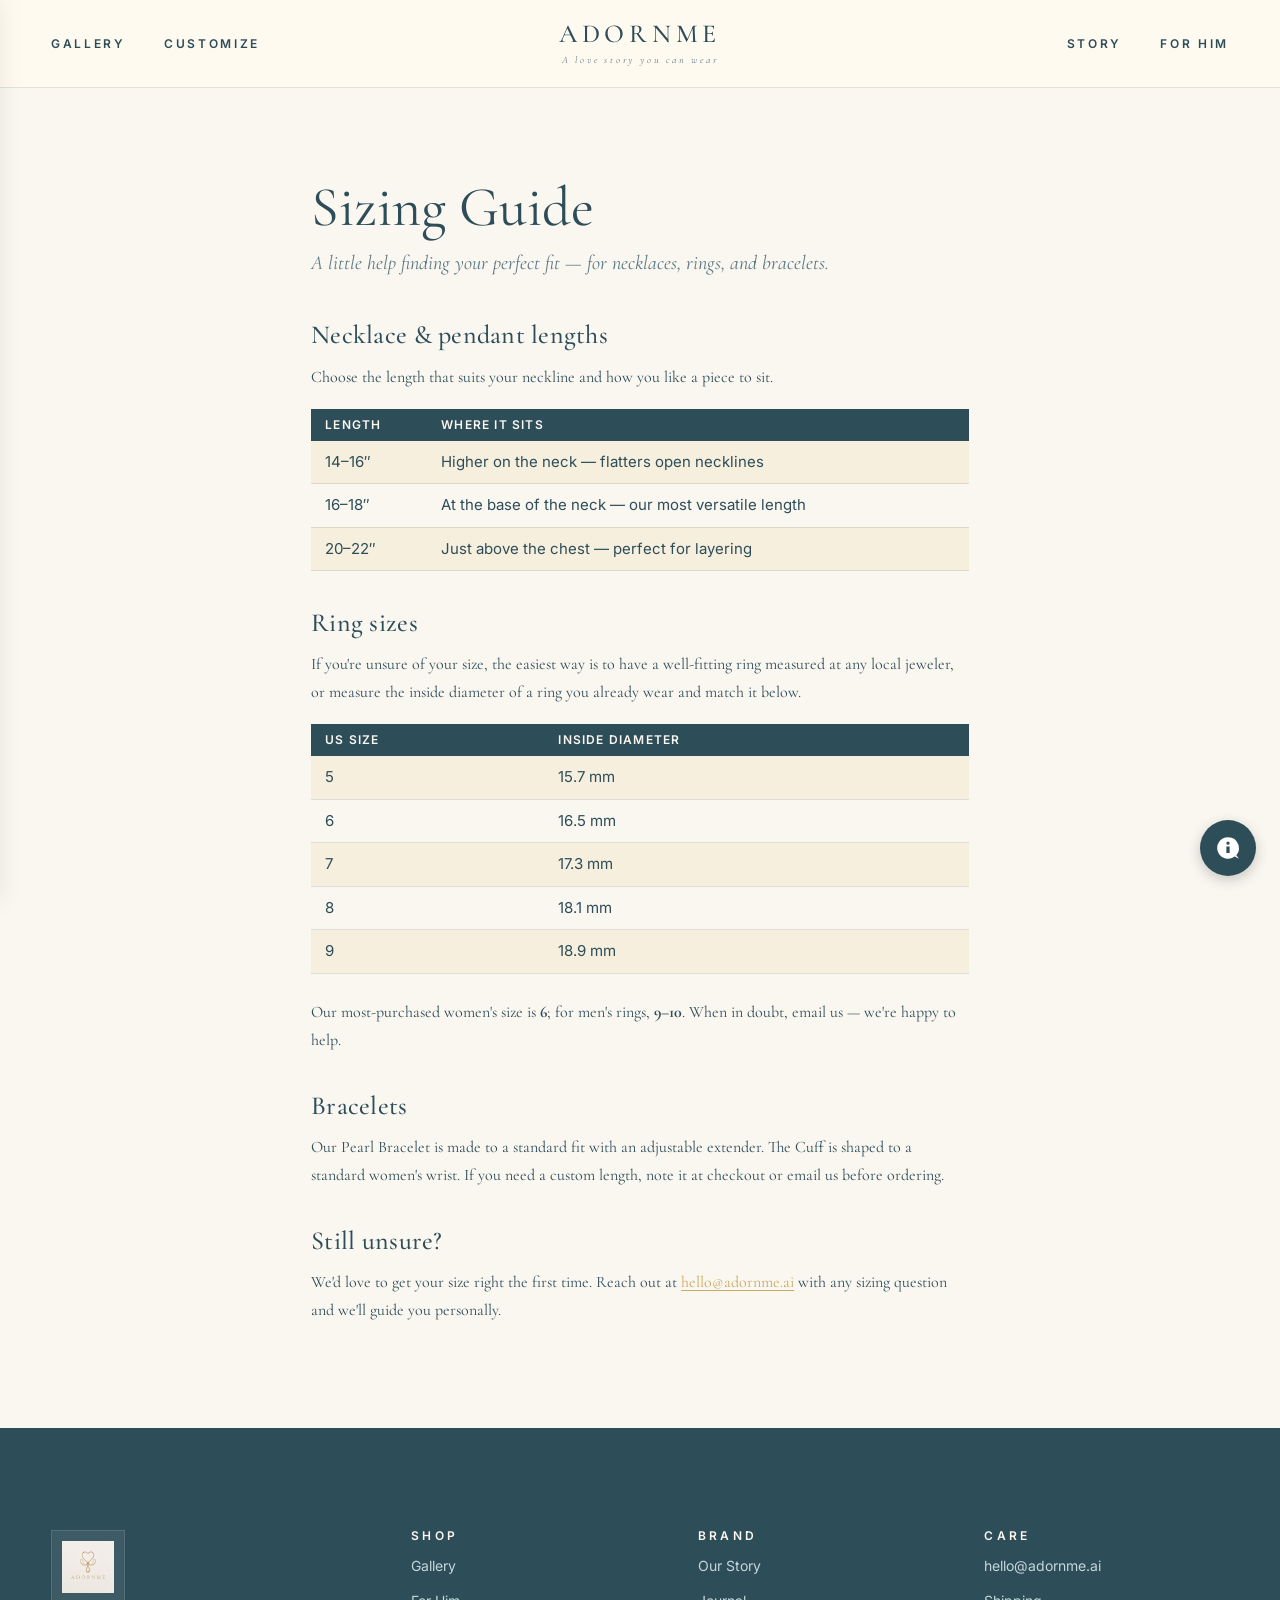
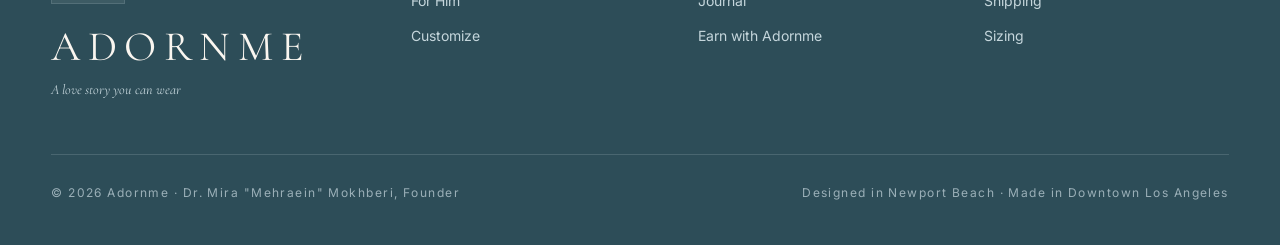
<file: materials.html>
<!doctype html>
<html lang="en">
<head>
  <meta charset="utf-8">
  <meta name="viewport" content="width=device-width, initial-scale=1">
  <title>Sizing Guide | Adornme</title>
  <link rel="stylesheet" href="assets/home-gallery-v24.css">
  <style id="adornme-launch-banner-style">
  .info-page{max-width:760px;margin:0 auto;padding:clamp(50px,7vw,90px) clamp(20px,4vw,56px);}
  .info-page h1{font:400 clamp(34px,5vw,56px)/1.05 var(--serif);color:var(--ink);margin-bottom:12px;}
  .info-page .lede{color:var(--ink-soft);font:italic 400 clamp(17px,2vw,20px)/1.55 var(--serif);margin-bottom:40px;}
  .info-page h2{font:500 clamp(20px,2.4vw,26px)/1.2 var(--serif);color:var(--ink);margin:36px 0 12px;letter-spacing:.01em;}
  .info-page p{color:var(--ink);font:400 16px/1.75 var(--serif);margin-bottom:14px;}
  .info-page ul{color:var(--ink);font:400 16px/1.75 var(--serif);padding-left:22px;margin-bottom:14px;}
  .info-page li{margin-bottom:8px;}
  .info-page a{color:var(--antique-gold);text-decoration:underline;text-underline-offset:3px;}
  .size-table{width:100%;border-collapse:collapse;margin:18px 0 24px;font:400 15px/1.5 var(--sans);}
  .size-table th{background:var(--ink);color:var(--ivory);padding:10px 14px;text-align:left;font:600 12px/1 var(--sans);letter-spacing:.1em;text-transform:uppercase;}
  .size-table td{padding:10px 14px;border-bottom:1px solid var(--rule);color:var(--ink);}
  .size-table tr:nth-child(even) td{background:var(--paper);}
  </style>
</head>
<body>
  <nav class="nav" aria-label="Primary navigation">
    <div class="nav-left"><a href="trinity-collection.html">Gallery</a><a href="customize.html">Customize</a></div>
    <a class="logo" href="index.html" aria-label="Adornme home"><strong>ADORNME</strong><span>A love story you can wear</span></a>
    <div class="nav-right"><a href="our-story.html">Story</a><a href="for-him.html">For Him</a></div>
  </nav>

  <main class="info-page">
    <h1>Sizing Guide</h1>
    <p class="lede">A little help finding your perfect fit — for necklaces, rings, and bracelets.</p>

    <h2>Necklace &amp; pendant lengths</h2>
    <p>Choose the length that suits your neckline and how you like a piece to sit.</p>
    <table class="size-table">
      <tr><th>Length</th><th>Where it sits</th></tr>
      <tr><td>14–16″</td><td>Higher on the neck — flatters open necklines</td></tr>
      <tr><td>16–18″</td><td>At the base of the neck — our most versatile length</td></tr>
      <tr><td>20–22″</td><td>Just above the chest — perfect for layering</td></tr>
    </table>

    <h2>Ring sizes</h2>
    <p>If you're unsure of your size, the easiest way is to have a well-fitting ring measured at any local jeweler, or measure the inside diameter of a ring you already wear and match it below.</p>
    <table class="size-table">
      <tr><th>US Size</th><th>Inside diameter</th></tr>
      <tr><td>5</td><td>15.7 mm</td></tr>
      <tr><td>6</td><td>16.5 mm</td></tr>
      <tr><td>7</td><td>17.3 mm</td></tr>
      <tr><td>8</td><td>18.1 mm</td></tr>
      <tr><td>9</td><td>18.9 mm</td></tr>
    </table>
    <p>Our most-purchased women's size is <strong>6</strong>; for men's rings, <strong>9–10</strong>. When in doubt, email us — we're happy to help.</p>

    <h2>Bracelets</h2>
    <p>Our Pearl Bracelet is made to a standard fit with an adjustable extender. The Cuff is shaped to a standard women's wrist. If you need a custom length, note it at checkout or email us before ordering.</p>

    <h2>Still unsure?</h2>
    <p>We'd love to get your size right the first time. Reach out at <a href="mailto:hello@adornme.ai">hello@adornme.ai</a> with any sizing question and we'll guide you personally.</p>
  </main>

  <footer class="footer">
    <div class="footer-grid">
      <div><div class="footer-mark"><img src="assets/adornme-symbol-mark-adornme.png" alt="Adornme flower-heart symbol"></div><div class="footer-logo">ADORNME</div><p class="footer-tag">A love story you can wear</p></div>
      <div><h3>Shop</h3><a href="trinity-collection.html">Gallery</a><a href="for-him.html">For Him</a><a href="customize.html">Customize</a></div>
      <div><h3>Brand</h3><a href="our-story.html">Our Story</a><a href="journal.html">Journal</a><a href="earn.html">Earn with Adornme</a></div>
      <div><h3>Care</h3><p><a href="mailto:hello@adornme.ai" style="color:inherit;text-decoration:none;">hello@adornme.ai</a></p><a href="shipping.html">Shipping</a><a href="materials.html">Sizing</a></div>
    </div>
    <div class="legal"><span>© 2026 Adornme · Dr. Mira "Mehraein" Mokhberi, Founder</span><span>Designed in Newport Beach · Made in Downtown Los Angeles</span></div>
  </footer>
  <script src="assets/mobile-menu.js"></script>
  <script src="assets/fab.js"></script>
</body>
</html>
</file>
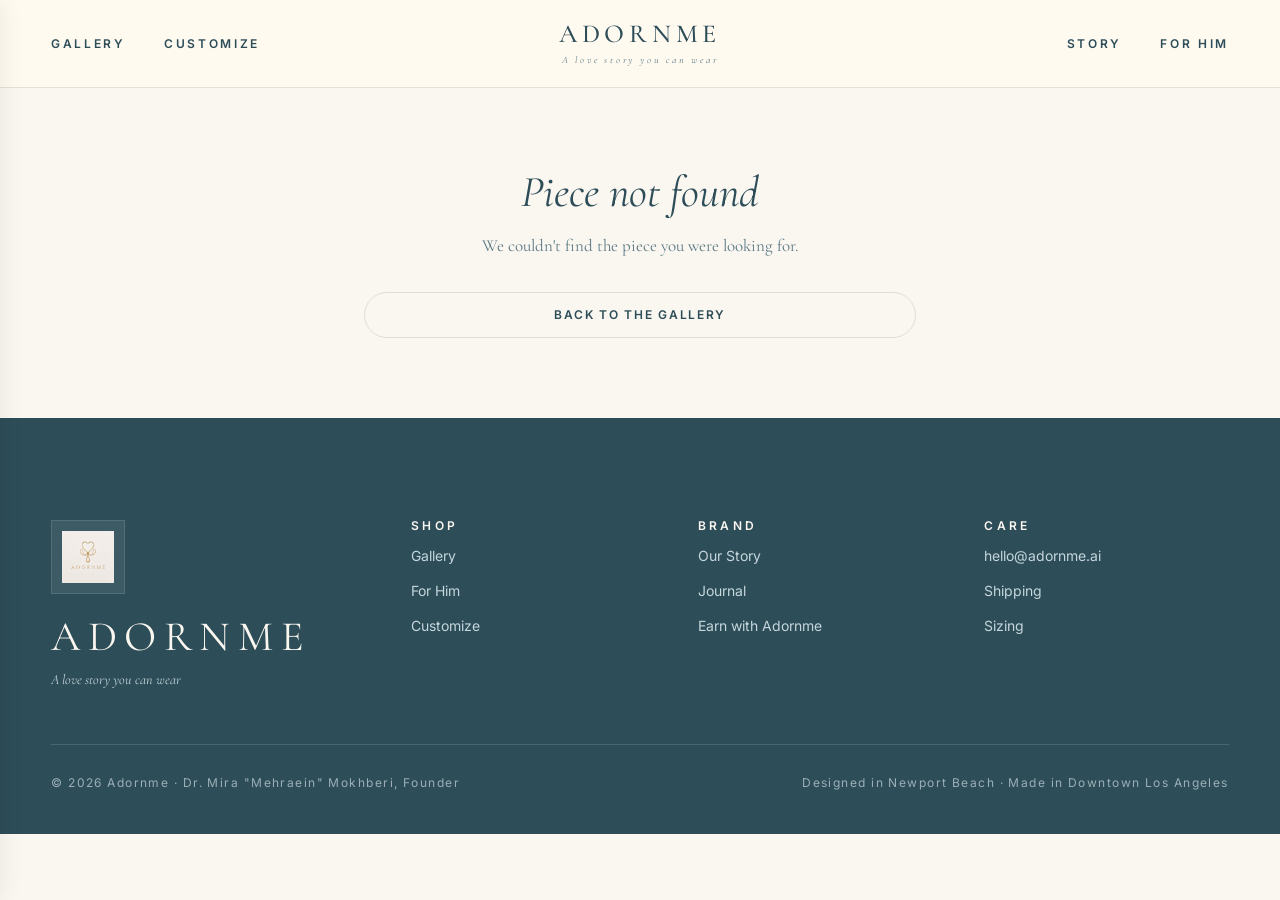
<file: product.html>
<!doctype html>
<html lang="en">
<head>
  <meta charset="utf-8">
  <meta name="viewport" content="width=device-width, initial-scale=1">
  <title>Product | Adornme</title>
  <link rel="stylesheet" href="assets/home-gallery-v24.css">
  <style>
    /* PRODUCT DETAIL — v43.0 (Silver + Gold Plated; 14K / 18K gold with Add to bag where priced) */
    .product-page { padding: clamp(36px,4vw,60px) clamp(20px,4vw,56px) clamp(60px,8vw,100px); max-width:1320px; margin:0 auto; }
    .breadcrumb { margin-bottom:28px; font:500 11px/1 var(--sans); letter-spacing:.22em; text-transform:uppercase; color:var(--ink-soft); }
    .breadcrumb a { color:var(--ink-soft); transition:color .25s ease; }
    .breadcrumb a:hover { color:var(--antique-gold); }
    .breadcrumb span { color:var(--ink); margin:0 8px; }
    .product-layout { display:grid; grid-template-columns:minmax(0,1.1fr) minmax(0,1fr); gap:clamp(40px,5vw,80px); align-items:start; }
    @media (max-width:900px){ .product-layout{ grid-template-columns:1fr; } }
    .product-image-wrap { position:sticky; top:112px; }
    .product-main-image { aspect-ratio:1; background:var(--paper); border:1px solid var(--rule); overflow:hidden; position:relative; }
    .product-main-image img { width:100%; height:100%; object-fit:cover; transition:opacity .25s ease, filter .35s ease; }
    .product-main-image img.metal-silver { filter:grayscale(.85) brightness(1.12) contrast(.98); }
    .product-main-image img.metal-plated { filter:saturate(1.15) brightness(1.04) hue-rotate(-4deg); }
    .product-main-image img.metal-gold14, .product-main-image img.metal-gold18 { filter:none; }
    .product-main-image img.gc-white { filter:grayscale(.82) brightness(1.14) contrast(.97) !important; }
    .product-main-image img.gc-rose { filter:saturate(1.35) hue-rotate(-18deg) brightness(1.03) !important; }
    .product-info { padding-top:4px; }
    .product-info .eyebrow { color:var(--antique-gold); }
    .product-info h1 { margin-top:12px; font:400 clamp(32px,4vw,48px)/1.1 var(--serif); color:var(--ink); letter-spacing:.005em; }
    .product-lede { margin-top:18px; color:var(--ink-soft); font:italic 400 clamp(16px,1.7vw,18px)/1.55 var(--serif); }
    .product-price { margin-top:24px; font:500 clamp(24px,2.8vw,30px)/1 var(--serif); color:var(--ink); letter-spacing:.01em; min-height:32px; }
    .product-price .price-loading { color:var(--ink-soft); font-style:italic; font-size:18px; }
    .product-controls { margin-top:36px; display:grid; gap:28px; }
    .control-group { display:grid; gap:12px; }
    .control-group .label { font:600 11px/1 var(--sans); letter-spacing:.26em; text-transform:uppercase; color:var(--ink); }
    .control-group .label-detail { font:500 13px/1 var(--sans); color:var(--ink-soft); letter-spacing:.01em; text-transform:none; margin-left:8px; }
    .control-options { display:flex; flex-wrap:wrap; gap:8px; }
    .opt { padding:10px 16px; border:1px solid var(--rule); background:var(--ivory); color:var(--ink); font:500 13px/1 var(--sans); letter-spacing:.02em; transition:all .2s ease; border-radius:999px; display:inline-flex; align-items:center; gap:8px; cursor:pointer; }
    .opt:hover { border-color:var(--antique-gold); color:var(--antique-gold); }
    .opt.active { background:var(--ink); color:var(--ivory); border-color:var(--ink); }
    .opt.active:hover { color:var(--ivory); }
    .opt[disabled], .opt.disabled { opacity:.35; cursor:not-allowed; pointer-events:none; }
    .opt .dot { width:12px; height:12px; border-radius:50%; display:inline-block; }
    .opt .dot.silver { background:#C9CDCF; border:1px solid #999; }
    .opt .dot.plated { background:#E2BA62; border:1px solid #B08A2E; }
    .opt .dot.gold14 { background:#E9C66B; border:1px solid #B98C24; }
    .opt .dot.gold18 { background:#E8B84B; border:1px solid #A87A18; }
    .client-credit { margin-top:10px; color:var(--antique-gold); font:600 11px/1.4 var(--sans); letter-spacing:.18em; text-transform:uppercase; }
    .client-credit em { font:italic 400 15px/1 var(--serif); letter-spacing:0; text-transform:none; color:var(--ink); }
    .chain-line { margin-top:10px; color:var(--ink-soft); font:italic 400 14px/1.5 var(--serif); }
    .chain-line a { color:var(--ink); text-decoration:underline; text-underline-offset:3px; }
    .gold-note { color:var(--ink); font:italic 400 14px/1.55 var(--serif); padding:12px 14px; background:var(--cream); border-left:2px solid var(--antique-gold); }
    .opt.static { cursor:default; pointer-events:none; }
    .engraving-input { padding:14px 16px; width:100%; border:1px solid var(--rule); background:var(--ivory); color:var(--ink); font:400 15px/1.5 var(--serif); border-radius:4px; }
    .engraving-input:focus { outline:none; border-color:var(--antique-gold); }
    .helper { color:var(--ink-soft); font:italic 400 13px/1.55 var(--serif); }
    .product-actions { margin-top:36px; display:grid; gap:12px; }
    .cta-primary { padding:18px 28px; background:var(--ink); color:var(--ivory); border:none; border-radius:999px; font:600 14px/1 var(--sans); letter-spacing:.14em; text-transform:uppercase; cursor:pointer; transition:background .25s ease; text-align:center; }
    .cta-primary:hover { background:var(--aegean-deep); }
    .cta-primary[disabled] { opacity:.5; cursor:not-allowed; }
    .cta-secondary { padding:16px 24px; background:transparent; color:var(--ink); border:1px solid var(--rule); border-radius:999px; font:600 12px/1 var(--sans); letter-spacing:.14em; text-transform:uppercase; cursor:pointer; transition:all .25s ease; text-align:center; text-decoration:none; display:block; }
    .cta-secondary:hover { border-color:var(--antique-gold); color:var(--antique-gold); }
    .trust-strip { margin-top:32px; padding:20px; background:var(--cream); text-align:center; color:var(--ink); font:400 13px/1.6 var(--sans); letter-spacing:.01em; }
    .trust-strip em { display:block; margin-top:6px; color:var(--ink-soft); font:italic 400 13px/1.5 var(--serif); }
    .product-meta { margin-top:40px; padding-top:32px; border-top:1px solid var(--rule); }
    .product-meta h3 { font:500 14px/1 var(--serif); letter-spacing:.04em; color:var(--ink); margin-bottom:10px; }
    .product-meta p { color:var(--ink-soft); font:400 15px/1.7 var(--serif); margin-bottom:18px; }
    .product-meta-detail { display:grid; grid-template-columns:140px 1fr; gap:8px 16px; margin-top:14px; font:400 14px/1.6 var(--sans); }
    .product-meta-detail dt { color:var(--ink-soft); font-weight:500; }
    .product-meta-detail dd { margin:0; color:var(--ink); }
    .related-section { max-width:1320px; margin:0 auto; padding:clamp(40px,5vw,64px) clamp(20px,4vw,56px) clamp(60px,8vw,100px); border-top:1px solid var(--rule); }
    .related-title { text-align:center; margin-bottom:40px; font:italic 400 clamp(26px,3vw,34px)/1.1 var(--serif); color:var(--ink); }
    .related-grid { display:grid; grid-template-columns:repeat(4,minmax(0,1fr)); gap:clamp(16px,2vw,28px); }
    @media (max-width:720px){ .related-grid{ grid-template-columns:repeat(2,minmax(0,1fr)); } }
    .related-card { display:block; text-decoration:none; color:var(--ink); }
    .related-image { aspect-ratio:1; background:var(--paper); border:1px solid var(--rule); overflow:hidden; margin-bottom:10px; }
    .related-image img { width:100%; height:100%; object-fit:cover; transition:transform .6s ease; }
    .related-card:hover .related-image img { transform:scale(1.04); }
    .related-card h4 { font:400 14px/1.3 var(--serif); color:var(--ink); margin-bottom:4px; }
    .related-card .price-small { font:500 12px/1.4 var(--sans); color:var(--ink-soft); }
    .product-missing { max-width:600px; margin:80px auto; padding:0 24px; text-align:center; }
    .product-missing h1 { font:italic 400 clamp(32px,4vw,44px)/1.1 var(--serif); color:var(--ink); margin-bottom:16px; }
    .product-missing p { color:var(--ink-soft); font:400 17px/1.6 var(--serif); margin-bottom:32px; }
  </style>
</head>
<body>
  <nav class="nav" aria-label="Primary navigation">
    <div class="nav-left"><a href="trinity-collection.html">Gallery</a><a href="customize.html">Customize</a></div>
    <a class="logo" href="index.html" aria-label="Adornme home"><strong>ADORNME</strong><span>A love story you can wear</span></a>
    <div class="nav-right"><a href="our-story.html">Story</a><a href="for-him.html">For Him</a></div>
  </nav>

  <main id="productMain"></main>

  <footer class="footer">
    <div class="footer-grid">
      <div><div class="footer-mark"><img src="assets/adornme-symbol-mark-adornme.png" alt="Adornme flower-heart symbol"></div><div class="footer-logo">ADORNME</div><p class="footer-tag">A love story you can wear</p></div>
      <div><h3>Shop</h3><a href="trinity-collection.html">Gallery</a><a href="for-him.html">For Him</a><a href="customize.html">Customize</a></div>
      <div><h3>Brand</h3><a href="our-story.html">Our Story</a><a href="journal.html">Journal</a><a href="earn.html">Earn with Adornme</a></div>
      <div><h3>Care</h3><p><a href="mailto:hello@adornme.ai" style="color:inherit;text-decoration:none;">hello@adornme.ai</a></p><a href="shipping.html">Shipping</a><a href="materials.html">Sizing</a></div>
    </div>
    <div class="legal"><span>© 2026 Adornme · Dr. Mira "Mehraein" Mokhberi, Founder</span><span>Designed in Newport Beach · Made in Downtown Los Angeles</span></div>
  </footer>

  <script src="assets/products-data.js"></script>
  <script src="assets/client-designs.js"></script>
  <script src="assets/shopify-checkout.js"></script>
  <script>
    // ===== PRODUCT PAGE — v43.0 =====
    // Silver + Gold Plated on every piece; 14K / 18K gold (yellow, white, rose) with Add to bag where the piece has gold prices.
    // Drops per piece and metal (lab diamond in gold). Prices: live Shopify, falling back to products-data.js.
    const params = new URLSearchParams(window.location.search);
    const productId = params.get("id");
    const product = PRODUCTS.find((p) => p.id === productId);
    const main = document.getElementById("productMain");
    const COLLECTION_NAMES = { "bleeding-heart":"The Bleeding Heart Collection", "devotion":"The Devotion Collection", "for-him":"For Him", "chain":"The Adornme Chain" };

    if (!product) {
      main.innerHTML = `<div class="product-missing"><h1>Piece not found</h1><p>We couldn't find the piece you were looking for.</p><a class="cta-secondary" href="trinity-collection.html">Back to the Gallery</a></div>`;
    } else {
      document.title = `${product.title} | Adornme`;
      const metals = adornmeMetalsFor(product);
      const hasGold = adornmeHasGold(product);
      const isGoldMetal = (m) => !!(METALS[m] && METALS[m].gold);
      const dropsFor = (m) => adornmeDropsFor(product, m);
      const drops = product.drops || [];
      const urlMetal = params.get("metal");
      const startMetal = metals.includes(urlMetal) ? urlMetal : "plated";   // opens in Gold Plated (yellow), at its lowest price
      const sizes = product.sizes || [];
      const defaultSize = sizes.length ? (product.defaultSize || sizes[0]) : null;
      // Open on the lowest-priced Gold Plated choice. (Gallery and home cards still show the overall "From $…", the silver price.)
      const cheapest = (list, priceOf) => list.reduce((best, x) => ((priceOf(x) ?? Infinity) < (priceOf(best) ?? Infinity) ? x : best), list[0]);
      const startSize = (product.lengthPricing && sizes.length) ? cheapest(sizes, (s) => adornmeGetMetalPrice(product, startMetal, null, s)) : defaultSize;
      const state = {
        metal: startMetal,
        drop: dropsFor(startMetal).length ? cheapest(dropsFor(startMetal), (d) => adornmeGetMetalPrice(product, startMetal, d, startSize)) : null,
        size: startSize,
        goldColor: "yellow",
        initial: product.initialRequired ? "M" : "—",
        initialPicked: false,   // the page opens on the original photo (e.g. the necklace with "M") until a letter is chosen
        engraving: ""
      };
      // A link from the Gallery's client designs (or any link) can preset the drop, initial and gold color.
      const urlDrop = params.get("drop");
      if (urlDrop && dropsFor(state.metal).includes(urlDrop)) state.drop = urlDrop;
      const urlInitial = params.get("initial");
      if (product.canHaveInitial && urlInitial && /^[A-Z]$/.test(urlInitial)) { state.initial = urlInitial; state.initialPicked = true; }
      const urlGold = params.get("gold");
      if (GOLD_COLORS.some((c) => c.id === urlGold)) state.goldColor = urlGold;
      let clientDesign = (typeof adornmeClientDesign === "function") ? adornmeClientDesign(params.get("design")) : null;
      if (clientDesign && clientDesign.piece !== product.id) clientDesign = null;
      let shopifyLoaded = false;
      const related = PRODUCTS.filter((p) => p.category === product.category && p.id !== product.id).slice(0, 4);

      function shopifyOptions() { return adornmeShopifyOptions(product, state.metal, state.drop, state.size); }
      function currentPrice() {
        if (shopifyLoaded) {
          const live = window.AdornmeShopify.livePrice(product.id, shopifyOptions());
          if (live != null) return live;
        }
        return adornmeGetMetalPrice(product, state.metal, state.drop, state.size);
      }

      async function loadPrices() {
        try {
          if (window.AdornmeShopify && window.AdornmeShopify.getProductPricing) {
            const data = await window.AdornmeShopify.getProductPricing(product.id);
            shopifyLoaded = !!data;
          }
        } catch (e) { console.warn("[Adornme] Live pricing unavailable:", e); }
        render();
      }

      function metalButtons() {
        return metals.map((m) => `<button class="opt ${state.metal===m?"active":""}" data-action="set-metal" data-value="${m}" type="button"><span class="dot ${m}"></span>${METALS[m].short}</button>`).join("");
      }
      function goldColorButtons() {
        return GOLD_COLORS.map((c) => `<button class="opt ${state.goldColor===c.id?"active":""}" data-action="set-gold-color" data-value="${c.id}" type="button"><span class="dot" style="background:${c.dot[0]};border:1px solid ${c.dot[1]}"></span>${c.label}</button>`).join("");
      }
      function dropButtons() {
        const list = dropsFor(state.metal);
        if (list.length === 1) return `<span class="opt active static">${DROPS[list[0]].label}</span>`;
        return list.map((d) => `<button class="opt ${state.drop===d?"active":""}" data-action="set-drop" data-value="${d}" type="button">${DROPS[d].label}</button>`).join("");
      }
      // Lab diamond: a priced drop in 14K / 18K gold (on pieces with gold prices); in sterling silver, and the pink
      // lab diamond heart on stone pieces, it is quoted on the Customize page.
      function labDiamondLine() {
        const goldDiamond = hasGold && (product.goldDrops || []).includes("diamond");
        if (isGoldMetal(state.metal)) return (product.stoneHeart ? `<p class="helper">Prefer a pink lab diamond heart? <a class="lab-diamond-link" href="customize.html?piece=${product.id}&metal=${state.metal}&stone=diamond" style="text-decoration:underline;">Request a quote →</a></p>` : "");
        const what = product.stoneHeart ? "heart or drop" : "drop";
        const href = `customize.html?piece=${product.id}&metal=silver&${product.stoneHeart ? "stone" : "drop"}=diamond`;
        const goldPart = goldDiamond ? "Choose 14K or 18K gold above for a lab diamond drop, or request one in sterling silver." : `Prefer a lab diamond ${what}? Available in sterling silver or solid gold.`;
        return `<p class="helper">${goldPart} <a class="lab-diamond-link" href="${href}" style="text-decoration:underline;">Request a quote →</a></p>`;
      }
      // Gold on a pendant-only piece hides the chain length (the gold piece comes without a chain).
      const showSizes = () => true;   // pendants have no sizes (chain sold separately)
      function currentImage() {
        const photo = (product.canHaveInitial && state.initialPicked) ? adornmeInitialPhoto(product, state.initial) : null;   // the chosen letter, engraved
        if (photo) return photo;
        return (product.canHaveInitial && state.initial !== "—" && product.imageInitial !== product.image) ? product.imageInitial : product.image;
      }

      function render() {
        const sizes = (product.sizes && showSizes()) ? product.sizes : null;
        const sizeOptions = sizes ? sizes.map((s) => `<button class="opt ${state.size===s?"active":""}" data-action="set-size" data-value="${s}" type="button">${s}</button>`).join("") : "";

        let initialHtml = "";
        if (product.canHaveInitial) {
          const noInitialBtn = product.initialRequired ? "" : `<button class="opt ${state.initial==="—"?"active":""}" data-action="set-initial" data-value="—" type="button" style="font-style:italic;">No initial</button>`;
          const letterBtns = "ABCDEFGHIJKLMNOPQRSTUVWXYZ".split("").map((L) => `<button class="opt ${state.initial===L?"active":""}" data-action="set-initial" data-value="${L}" type="button" style="min-width:38px;justify-content:center;font-family:var(--serif);">${L}</button>`).join("");
          initialHtml = `<div class="control-group"><div class="label">Initial ${product.initialRequired?'<span class="label-detail">— required</span>':'<span class="label-detail">— or wear it without</span>'}</div><div class="control-options">${noInitialBtn}${letterBtns}</div></div>`;
        }
        let engravingHtml = "";
        if (product.canEngrave) {
          engravingHtml = `<div class="control-group"><div class="label">Engraving <span class="label-detail">— optional, up to 25 characters</span></div><input class="engraving-input" data-action="set-engraving" maxlength="25" placeholder="e.g. always · 12.04.23 · Maman" value="${state.engraving.replace(/"/g,"&quot;")}"><p class="helper">Hand-engraved on the back by our LA studio. Free.</p></div>`;
        }

        const price = currentPrice();
        const priceHtml = (price != null) ? `$${price.toLocaleString()}` : `<span class="price-loading">Loading price…</span>`;
        const btnLabel = (price != null) ? `Add to bag — $${price.toLocaleString()}` : `Add to bag`;
        const sizeLabel = product.category === "rings" ? "Ring Size" : (product.category === "bracelets" ? "Size" : "Length");

        main.innerHTML = `
          <section class="product-page">
            <p class="breadcrumb"><a href="index.html">Home</a><span>·</span><a href="trinity-collection.html">Gallery</a><span>·</span>${product.title}</p>
            <div class="product-layout">
              <div class="product-image-wrap"><div class="product-main-image"><img id="productMainImg" class="metal-${state.metal}${isGoldMetal(state.metal) && state.goldColor!=="yellow" ? " gc-"+state.goldColor : ""}" src="${currentImage()}" alt="${product.title}"></div></div>
              <div class="product-info">
                <div class="eyebrow">${COLLECTION_NAMES[product.collection] || ""}</div>
                <h1>${product.title}</h1>
                ${clientDesign ? `<p class="client-credit">Client design · <em>${clientDesign.name}</em> · designed by ${clientDesign.credit}</p>` : ""}
                <p class="product-lede">${product.lede}</p>
                ${adornmeChainLine(product) ? `<p class="chain-line">${adornmeChainLine(product)}</p>` : ""}
                <p class="product-price" id="productPrice">${priceHtml}</p>
                <div class="product-controls">
                  <div class="control-group"><div class="label">Metal</div><div class="control-options">${metalButtons()}</div></div>
                  ${isGoldMetal(state.metal) ? `<div class="control-group"><div class="label">Gold Color</div><div class="control-options">${goldColorButtons()}</div></div>` : ""}
                  ${dropsFor(state.metal).length ? `<div class="control-group"><div class="label">Drop</div><div class="control-options">${dropButtons()}</div>${labDiamondLine()}</div>` : ""}
                  ${sizes ? `<div class="control-group"><div class="label">${sizeLabel}</div><div class="control-options">${sizeOptions}</div></div>` : ""}
                  ${initialHtml}
                  ${engravingHtml}
                </div>
                <div class="product-actions">
                  <button class="cta-primary" id="addToCartBtn" type="button" ${price==null?"disabled":""}>${btnLabel}</button>
                  ${hasGold ? "" : `<a class="cta-secondary" href="customize.html?piece=${product.id}&metal=gold14">Want it in 14K or 18K solid gold? Request a quote →</a>`}
                </div>
                <div class="trust-strip">Designed in Newport Beach · Hand-finished in Downtown LA</div>
                <div class="product-meta"><h3>The piece</h3><p>${product.materials}</p>
                  <dl class="product-meta-detail">
                    <dt>Metals</dt><dd>${metals.map((m) => METALS[m].label).join(" · ")}</dd>
                    ${hasGold ? `<dt>Gold colors</dt><dd>${GOLD_COLORS.map((c) => c.label).join(" · ")}</dd>` : `<dt>Solid gold</dt><dd>14K or 18K by request</dd>`}
                    ${drops.length ? `<dt>Drop</dt><dd>${drops.map((d) => DROPS[d].label).join(" · ")}${hasGold && (product.goldDrops || []).includes("diamond") ? " · Lab Diamond (14K / 18K gold)" : ""}</dd>` : ""}
                  </dl>
                </div>
              </div>
            </div>
          </section>
          ${related.length ? `<section class="related-section"><h2 class="related-title">You may also love</h2><div class="related-grid">${related.map((p) => `<a class="related-card" href="product.html?id=${p.id}"><div class="related-image"><img src="${p.image}" alt="${p.title}"></div><h4>${p.title}</h4><p class="price-small">From $${adornmeGetFromPrice(p).toLocaleString()}</p></a>`).join("")}</div></section>` : ""}
        `;
        bindControls();
      }

      function bindControls() {
        document.querySelectorAll('[data-action="set-metal"]').forEach((b) => b.addEventListener("click", () => {
          state.metal = b.dataset.value;
          const list = dropsFor(state.metal);
          if (list.length && !list.includes(state.drop)) state.drop = cheapest(list, (d) => adornmeGetMetalPrice(product, state.metal, d, state.size));
          render();
        }));
        document.querySelectorAll('[data-action="set-gold-color"]').forEach((b) => b.addEventListener("click", () => { state.goldColor = b.dataset.value; render(); }));
        document.querySelectorAll('[data-action="set-drop"]').forEach((b) => b.addEventListener("click", () => { state.drop = b.dataset.value; render(); }));
        document.querySelectorAll('[data-action="set-size"]').forEach((b) => b.addEventListener("click", () => { state.size = b.dataset.value; render(); }));
        document.querySelectorAll('[data-action="set-initial"]').forEach((b) => b.addEventListener("click", () => { state.initial = b.dataset.value; state.initialPicked = true; render(); }));
        const eng = document.querySelector('[data-action="set-engraving"]');
        if (eng) eng.addEventListener("input", (e) => { state.engraving = e.target.value; });
        const addBtn = document.getElementById("addToCartBtn");
        if (addBtn) addBtn.addEventListener("click", async () => {
          const original = addBtn.textContent;
          addBtn.disabled = true; addBtn.textContent = "Preparing checkout...";
          try {
            const config = {
              productId: product.id,
              options: shopifyOptions(),
              size: (product.lengthPricing || !showSizes()) ? "" : (state.size || ""),
              goldColor: isGoldMetal(state.metal) ? GOLD_COLORS.find((c) => c.id === state.goldColor).label : "",
              initial: state.initial !== "—" ? state.initial : "",
              engraving: state.engraving || "",
              giftNote: "",
              attributes: clientDesign ? { "Client design": `${clientDesign.id} · ${clientDesign.name} · designed by ${clientDesign.credit}` } : {},
            };
            if (window.AdornmeShopify && window.AdornmeShopify.addToCart) {
              await window.AdornmeShopify.addToCart(config);
              setTimeout(() => { addBtn.textContent = original; addBtn.disabled = false; }, 3000);
            } else { alert("Checkout system is loading. Please try again in a moment."); addBtn.textContent = original; addBtn.disabled = false; }
          } catch (err) { console.error(err); alert("Sorry — something went wrong. Please email mira@adornme.ai."); addBtn.textContent = original; addBtn.disabled = false; }
        });
      }

      render();
      loadPrices();
    }
  </script>
  <script src="assets/mobile-menu.js"></script>
</body>
</html>
</file>
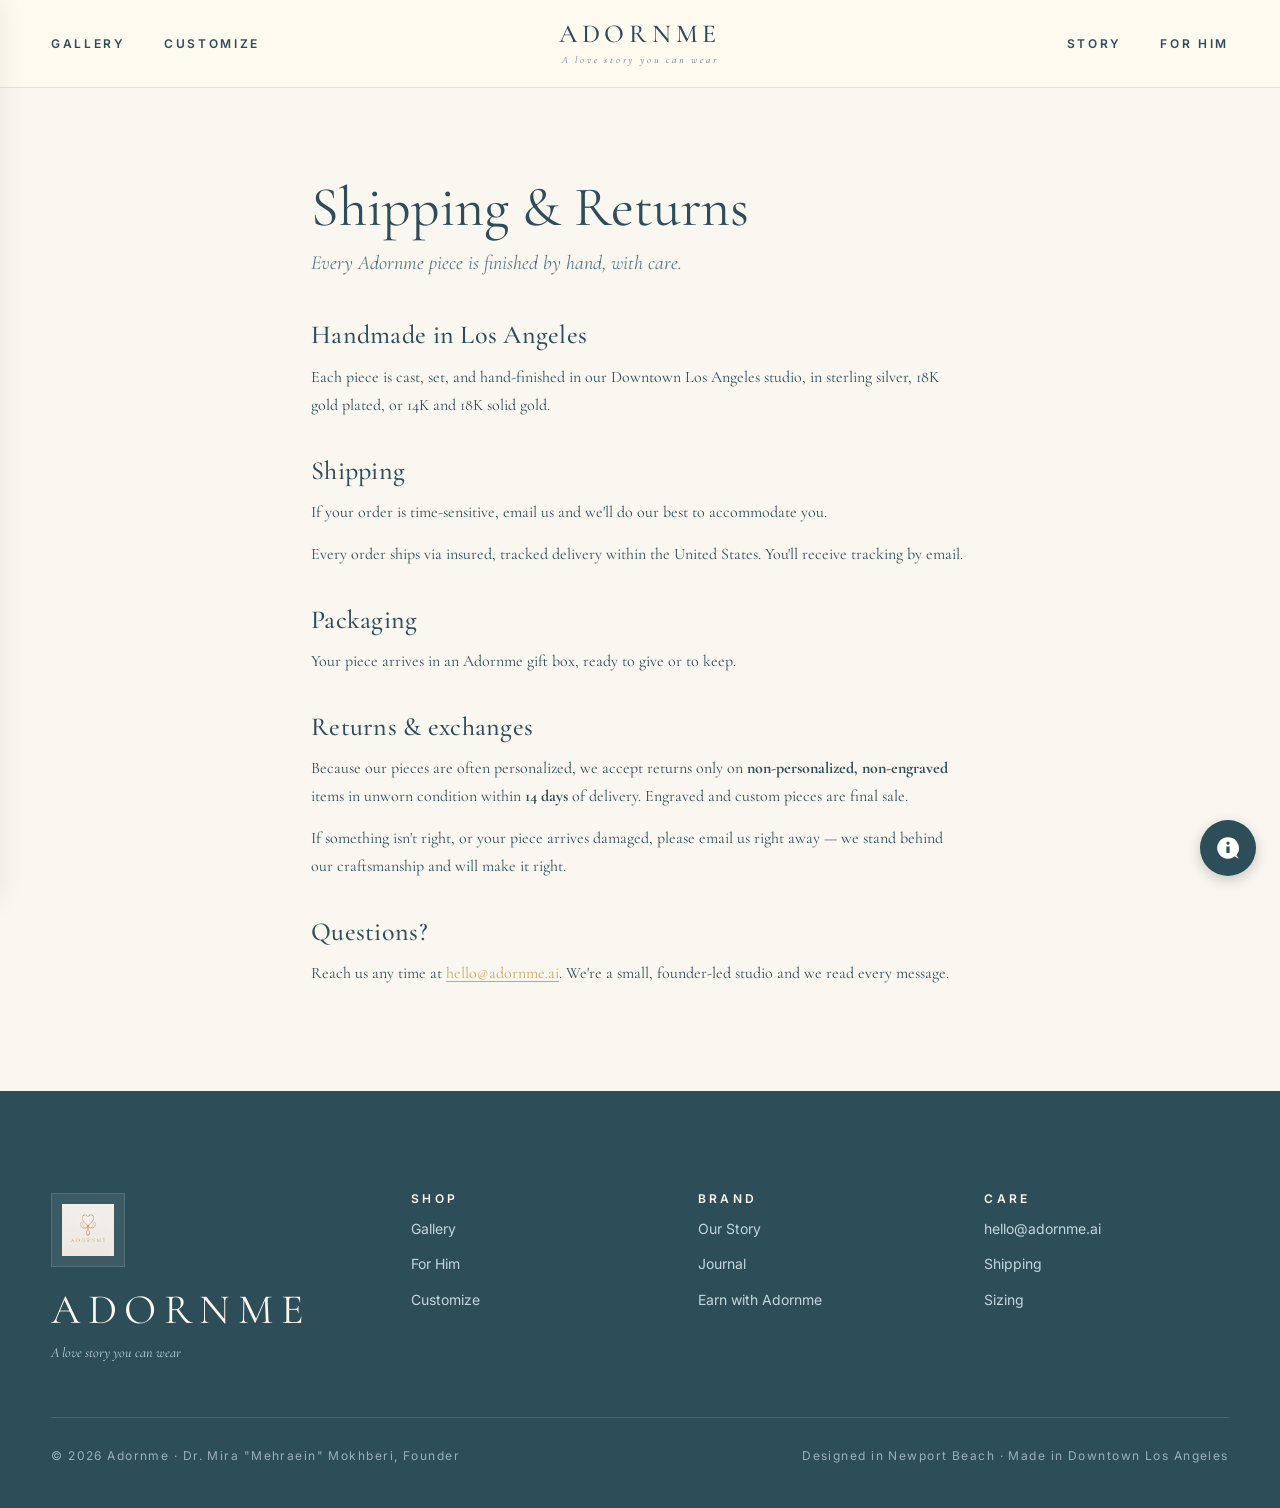
<file: shipping.html>
<!doctype html>
<html lang="en">
<head>
  <meta charset="utf-8">
  <meta name="viewport" content="width=device-width, initial-scale=1">
  <title>Shipping & Returns | Adornme</title>
  <link rel="stylesheet" href="assets/home-gallery-v24.css">
  <style id="adornme-launch-banner-style">
  .info-page{max-width:760px;margin:0 auto;padding:clamp(50px,7vw,90px) clamp(20px,4vw,56px);}
  .info-page h1{font:400 clamp(34px,5vw,56px)/1.05 var(--serif);color:var(--ink);margin-bottom:12px;}
  .info-page .lede{color:var(--ink-soft);font:italic 400 clamp(17px,2vw,20px)/1.55 var(--serif);margin-bottom:40px;}
  .info-page h2{font:500 clamp(20px,2.4vw,26px)/1.2 var(--serif);color:var(--ink);margin:36px 0 12px;letter-spacing:.01em;}
  .info-page p{color:var(--ink);font:400 16px/1.75 var(--serif);margin-bottom:14px;}
  .info-page ul{color:var(--ink);font:400 16px/1.75 var(--serif);padding-left:22px;margin-bottom:14px;}
  .info-page li{margin-bottom:8px;}
  .info-page a{color:var(--antique-gold);text-decoration:underline;text-underline-offset:3px;}
  </style>
</head>
<body>
  <nav class="nav" aria-label="Primary navigation">
    <div class="nav-left"><a href="trinity-collection.html">Gallery</a><a href="customize.html">Customize</a></div>
    <a class="logo" href="index.html" aria-label="Adornme home"><strong>ADORNME</strong><span>A love story you can wear</span></a>
    <div class="nav-right"><a href="our-story.html">Story</a><a href="for-him.html">For Him</a></div>
  </nav>

  <main class="info-page">
    <h1>Shipping &amp; Returns</h1>
    <p class="lede">Every Adornme piece is finished by hand, with care.</p>

    <h2>Handmade in Los Angeles</h2>
    <p>Each piece is cast, set, and hand-finished in our Downtown Los Angeles studio, in sterling silver, 18K gold plated, or 14K and 18K solid gold.</p>

    <h2>Shipping</h2>
    <p>If your order is time-sensitive, email us and we'll do our best to accommodate you.</p>
    <p>Every order ships via insured, tracked delivery within the United States. You'll receive tracking by email.</p>

    <h2>Packaging</h2>
    <p>Your piece arrives in an Adornme gift box, ready to give or to keep.</p>

    <h2>Returns &amp; exchanges</h2>
    <p>Because our pieces are often personalized, we accept returns only on <strong>non-personalized, non-engraved</strong> items in unworn condition within <strong>14 days</strong> of delivery. Engraved and custom pieces are final sale.</p>
    <p>If something isn't right, or your piece arrives damaged, please email us right away — we stand behind our craftsmanship and will make it right.</p>

    <h2>Questions?</h2>
    <p>Reach us any time at <a href="mailto:hello@adornme.ai">hello@adornme.ai</a>. We're a small, founder-led studio and we read every message.</p>
  </main>

  <footer class="footer">
    <div class="footer-grid">
      <div><div class="footer-mark"><img src="assets/adornme-symbol-mark-adornme.png" alt="Adornme flower-heart symbol"></div><div class="footer-logo">ADORNME</div><p class="footer-tag">A love story you can wear</p></div>
      <div><h3>Shop</h3><a href="trinity-collection.html">Gallery</a><a href="for-him.html">For Him</a><a href="customize.html">Customize</a></div>
      <div><h3>Brand</h3><a href="our-story.html">Our Story</a><a href="journal.html">Journal</a><a href="earn.html">Earn with Adornme</a></div>
      <div><h3>Care</h3><p><a href="mailto:hello@adornme.ai" style="color:inherit;text-decoration:none;">hello@adornme.ai</a></p><a href="shipping.html">Shipping</a><a href="materials.html">Sizing</a></div>
    </div>
    <div class="legal"><span>© 2026 Adornme · Dr. Mira "Mehraein" Mokhberi, Founder</span><span>Designed in Newport Beach · Made in Downtown Los Angeles</span></div>
  </footer>
  <script src="assets/mobile-menu.js"></script>
  <script src="assets/fab.js"></script>
</body>
</html>
</file>
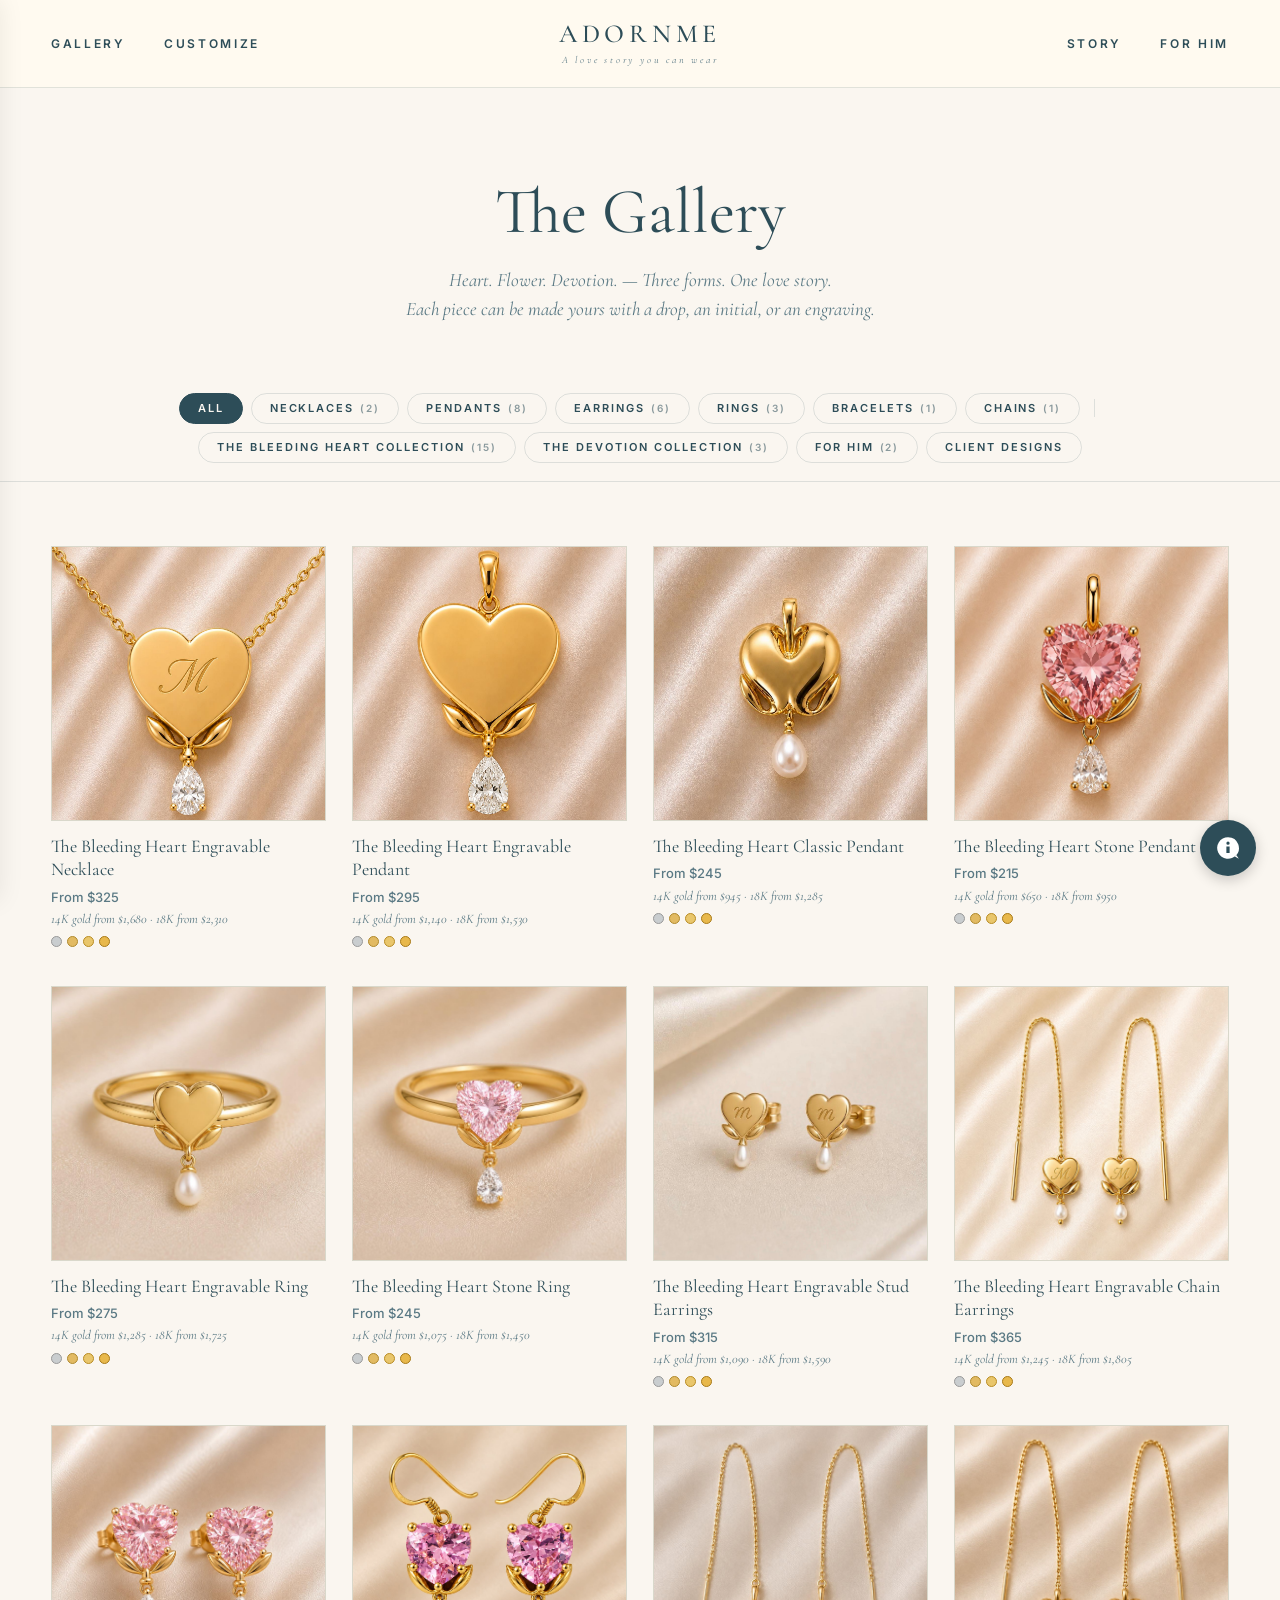
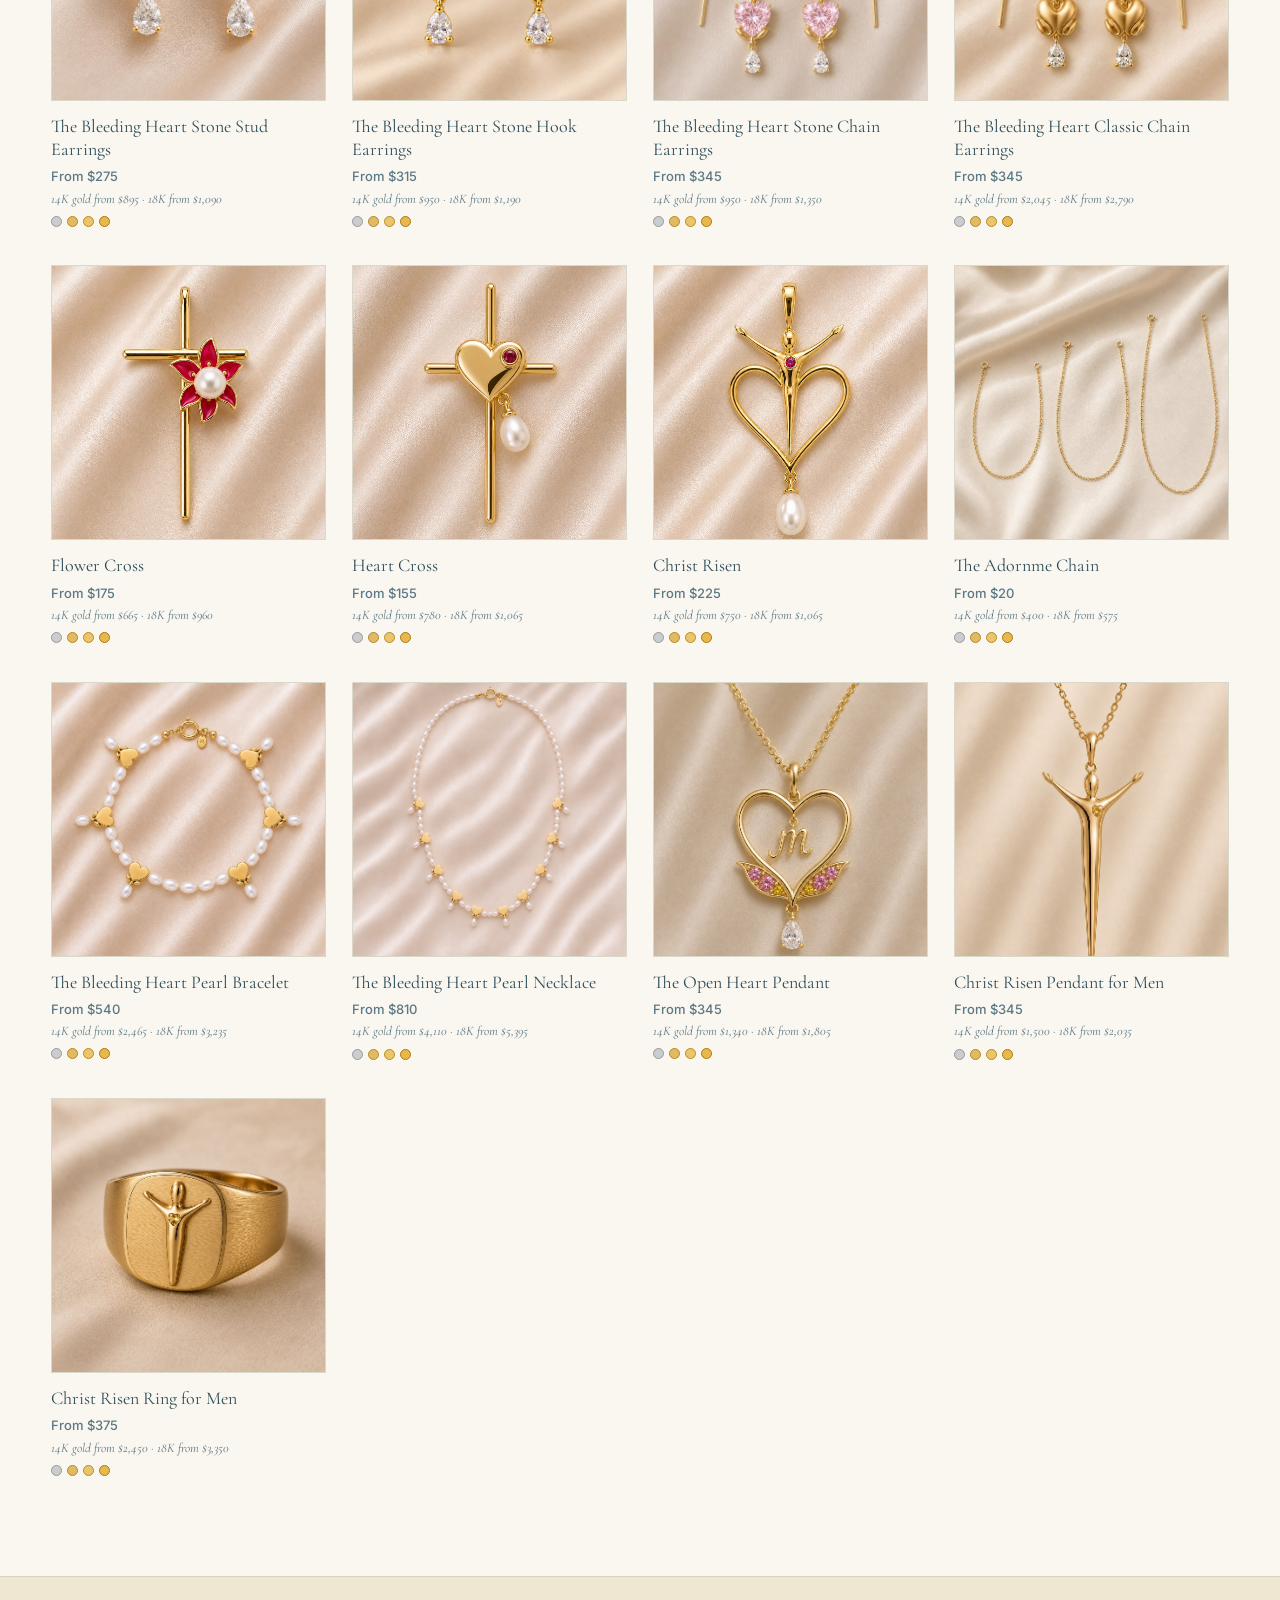
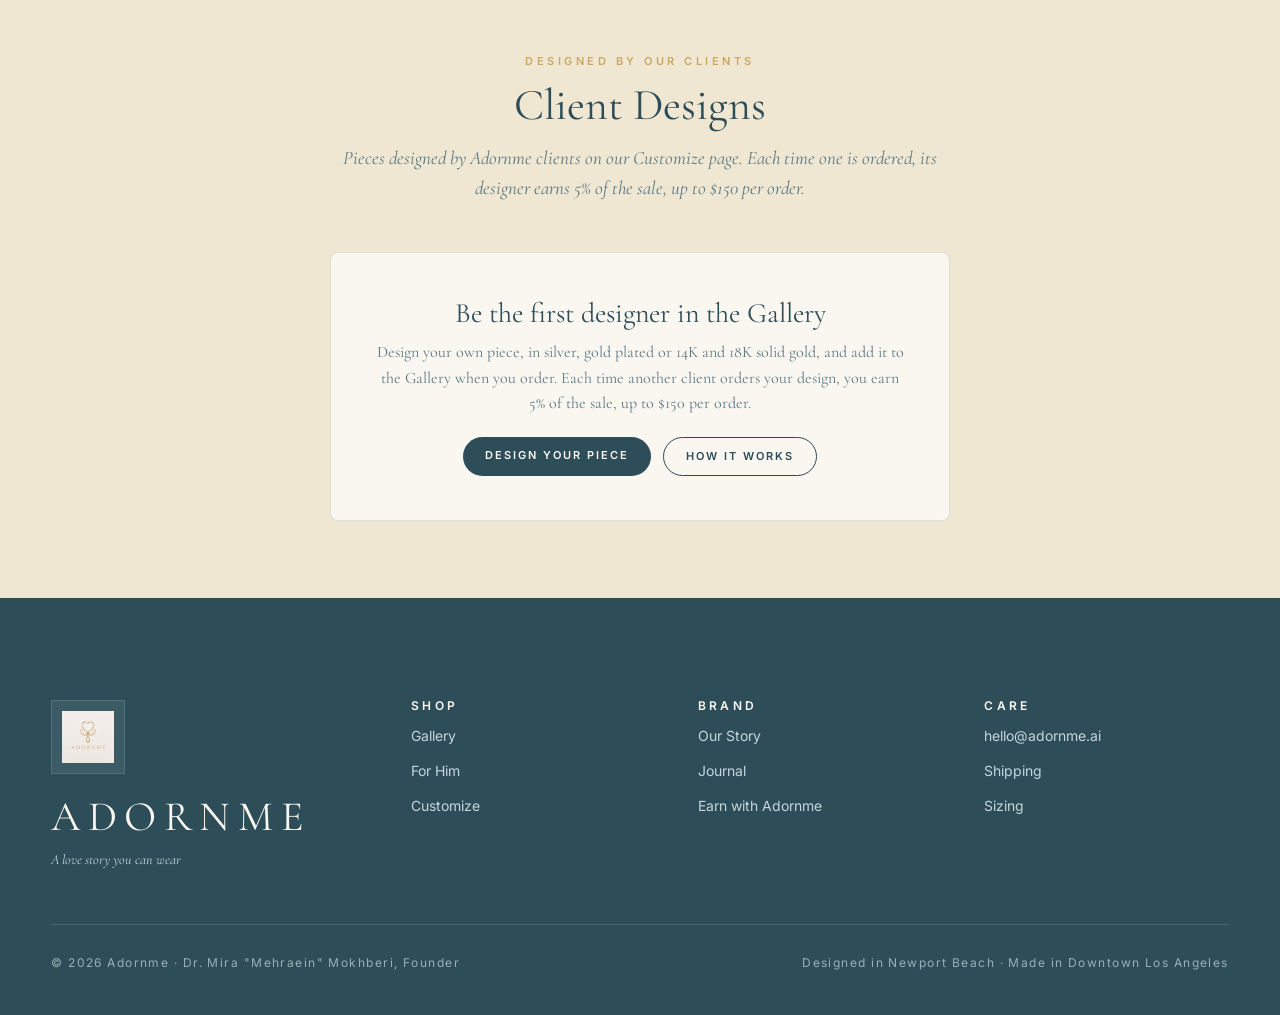
<file: trinity-collection.html>
<!doctype html>
<html lang="en">
<head>
  <meta charset="utf-8">
  <meta name="viewport" content="width=device-width, initial-scale=1">
  <title>The Gallery | Adornme</title>
  <link rel="stylesheet" href="assets/home-gallery-v24.css">
  <style>
    .gallery-hero { padding: clamp(60px,7vw,96px) clamp(20px,4vw,56px) clamp(36px,4vw,56px); text-align:center; background:var(--ivory); }
    .gallery-hero h1 { font:400 clamp(40px,5vw,64px)/1.05 var(--serif); color:var(--ink); }
    .gallery-hero .lede { width:min(640px,100%); margin:20px auto 0; color:var(--ink-soft); font:italic 400 clamp(16px,1.8vw,19px)/1.55 var(--serif); }
    .filter-bar { position:sticky; top:88px; z-index:10; background:rgba(250,246,240,.95); backdrop-filter:blur(10px); border-bottom:1px solid var(--rule); padding:18px clamp(20px,4vw,56px); }
    .filter-inner { max-width:1280px; margin:0 auto; }
    .filter-group { display:flex; flex-wrap:wrap; gap:8px; justify-content:center; align-items:center; }
    .filter-chip { padding:9px 18px; border:1px solid var(--rule); background:transparent; color:var(--ink); font:600 11px/1 var(--sans); letter-spacing:.18em; text-transform:uppercase; border-radius:999px; cursor:pointer; transition:all .25s ease; }
    .filter-chip:hover { border-color:var(--antique-gold); color:var(--antique-gold); }
    .filter-chip.active { background:var(--ink); color:var(--ivory); border-color:var(--ink); }
    .filter-count { margin-left:6px; opacity:.55; font-size:10px; }
    .filter-divider { display:inline-block; width:1px; height:18px; background:var(--rule); margin:0 6px; }
    .shop-grid-section { padding:clamp(40px,5vw,64px) clamp(20px,4vw,56px) clamp(60px,8vw,100px); background:var(--ivory); }
    .shop-grid { max-width:1320px; margin:0 auto; display:grid; grid-template-columns:repeat(4,minmax(0,1fr)); gap:clamp(20px,3vw,40px) clamp(16px,2vw,28px); }
    @media (max-width:1000px){ .shop-grid{ grid-template-columns:repeat(3,minmax(0,1fr)); } }
    @media (max-width:720px){ .shop-grid{ grid-template-columns:repeat(2,minmax(0,1fr)); } }
    @media (max-width:440px){ .shop-grid{ grid-template-columns:1fr; } }
    .shop-card { display:block; text-decoration:none; color:var(--ink); transition:transform .35s ease; }
    .shop-card:hover { transform:translateY(-3px); }
    .shop-card-image { position:relative; aspect-ratio:1; background:var(--paper); border:1px solid var(--rule); overflow:hidden; margin-bottom:14px; }
    .shop-card-image img { width:100%; height:100%; object-fit:cover; display:block; transition:transform .6s ease; }
    .shop-card:hover .shop-card-image img { transform:scale(1.04); }
    .shop-card-tag { position:absolute; top:12px; left:12px; padding:5px 10px; background:rgba(45,77,88,.85); color:var(--ivory); font:600 9px/1 var(--sans); letter-spacing:.2em; text-transform:uppercase; border-radius:4px; }
    .shop-card h3 { font:400 clamp(16px,1.5vw,18px)/1.3 var(--serif); color:var(--ink); margin-bottom:6px; }
    .shop-card-price { font:500 13px/1.4 var(--sans); color:var(--ink-soft); margin-bottom:8px; }
    .shop-card-metals { display:flex; gap:5px; }
    .metal-swatch { width:11px; height:11px; border-radius:50%; }
    .metal-swatch.silver { background:#C9CDCF; border:1px solid #999; }
    .metal-swatch.plated { background:#E2BA62; border:1px solid #B08A2E; }
    .metal-swatch.gold14 { background:#E9C66B; border:1px solid #B98C24; }
    .metal-swatch.gold18 { background:#E8B84B; border:1px solid #A87A18; }
    .shop-card-gold { font:italic 400 13px/1.4 var(--serif); color:var(--ink-soft); margin:-4px 0 8px; }
    .client-section { scroll-margin-top:200px; padding:clamp(50px,6vw,90px) clamp(20px,4vw,56px); background:var(--cream); border-top:1px solid var(--rule); }
    .client-head { max-width:640px; margin:0 auto clamp(28px,4vw,48px); text-align:center; }
    .client-head .eyebrow { color:var(--antique-gold); }
    .client-head h2 { margin-top:12px; font:400 clamp(30px,4vw,44px)/1.1 var(--serif); color:var(--ink); }
    .client-head p { margin-top:14px; color:var(--ink-soft); font:italic 400 clamp(16px,1.8vw,19px)/1.6 var(--serif); }
    .client-empty { grid-column:1 / -1; max-width:620px; margin:0 auto; padding:clamp(28px,4vw,44px); text-align:center; background:var(--ivory); border:1px solid var(--rule); border-radius:8px; }
    .client-empty h3 { font:400 clamp(22px,2.6vw,28px)/1.2 var(--serif); color:var(--ink); }
    .client-empty p { margin-top:10px; color:var(--ink-soft); font:400 16px/1.6 var(--serif); }
    .client-empty .actions { margin-top:20px; display:flex; gap:12px; justify-content:center; flex-wrap:wrap; }
    .client-empty a { display:inline-block; padding:13px 22px; border-radius:999px; font:600 11px/1 var(--sans); letter-spacing:.18em; text-transform:uppercase; text-decoration:none; }
    .client-empty a.primary { background:var(--ink); color:var(--ivory); }
    .client-empty a.secondary { border:1px solid var(--ink); color:var(--ink); }
    #clientGrid img.metal-silver { filter:grayscale(.85) brightness(1.12) contrast(.98); }
    #clientGrid img.gc-white { filter:grayscale(.82) brightness(1.14) contrast(.97); }
    #clientGrid img.gc-rose { filter:saturate(1.35) hue-rotate(-18deg) brightness(1.03); }
    .shop-card-credit { font:italic 400 14px/1.4 var(--serif); color:var(--antique-gold); margin:-2px 0 6px; }
    .shop-empty { grid-column:1 / -1; padding:60px 0; text-align:center; color:var(--ink-soft); font:italic 400 18px/1.5 var(--serif); }
  </style>
</head>
<body>
  <nav class="nav" aria-label="Primary navigation">
    <div class="nav-left"><a href="trinity-collection.html">Gallery</a><a href="customize.html">Customize</a></div>
    <a class="logo" href="index.html" aria-label="Adornme home"><strong>ADORNME</strong><span>A love story you can wear</span></a>
    <div class="nav-right"><a href="our-story.html">Story</a><a href="for-him.html">For Him</a></div>
  </nav>

  <header class="gallery-hero">
    <h1>The Gallery</h1>
    <p class="lede">Heart. Flower. Devotion. — Three forms. One love story.<br>Each piece can be made yours with a drop, an initial, or an engraving.</p>
  </header>

  <section class="filter-bar" aria-label="Filter products">
    <div class="filter-inner"><div class="filter-group" id="filterGroup"></div></div>
  </section>

  <main>
    <section class="shop-grid-section"><div class="shop-grid" id="shopGrid"></div></section>
    <section class="client-section" id="client-designs">
      <div class="client-head">
        <div class="eyebrow">Designed by our clients</div>
        <h2>Client Designs</h2>
        <p>Pieces designed by Adornme clients on our Customize page. Each time one is ordered, its designer earns 5% of the sale, up to $150 per order.</p>
      </div>
      <div class="shop-grid" id="clientGrid"></div>
    </section>
  </main>

  <footer class="footer">
    <div class="footer-grid">
      <div><div class="footer-mark"><img src="assets/adornme-symbol-mark-adornme.png" alt="Adornme flower-heart symbol"></div><div class="footer-logo">ADORNME</div><p class="footer-tag">A love story you can wear</p></div>
      <div><h3>Shop</h3><a href="trinity-collection.html">Gallery</a><a href="for-him.html">For Him</a><a href="customize.html">Customize</a></div>
      <div><h3>Brand</h3><a href="our-story.html">Our Story</a><a href="journal.html">Journal</a><a href="earn.html">Earn with Adornme</a></div>
      <div><h3>Care</h3><p><a href="mailto:hello@adornme.ai" style="color:inherit;text-decoration:none;">hello@adornme.ai</a></p><a href="shipping.html">Shipping</a><a href="materials.html">Sizing</a></div>
    </div>
    <div class="legal"><span>© 2026 Adornme · Dr. Mira "Mehraein" Mokhberi, Founder</span><span>Designed in Newport Beach · Made in Downtown Los Angeles</span></div>
  </footer>

  <script src="assets/products-data.js"></script>
  <script src="assets/client-designs.js"></script>
  <script src="assets/shopify-checkout.js"></script>
  <script>
    const FILTERS = [
      { id:"all", label:"All", type:"all" },
      { id:"necklaces", label:"Necklaces", type:"category" },
      { id:"pendants", label:"Pendants", type:"category" },
      { id:"earrings", label:"Earrings", type:"category" },
      { id:"rings", label:"Rings", type:"category" },
      { id:"bracelets", label:"Bracelets", type:"category" },
      { id:"chains", label:"Chains", type:"category" },
      { id:"_divider", label:"", type:"divider" },
      { id:"bleeding-heart", label:"The Bleeding Heart Collection", type:"collection" },
      { id:"devotion", label:"The Devotion Collection", type:"collection" },
      { id:"for-him", label:"For Him", type:"collection" },
      { id:"client-designs", label:"Client Designs", type:"anchor" }
    ];
    let activeFilter = "all";
    let livePrices = {};
    let liveGold = {};   // id -> { gold14, gold18 } lowest live gold prices

    function countFor(f){
      if (f.id==="all") return PRODUCTS.length;
      if (f.type==="category") return PRODUCTS.filter((p)=>p.category===f.id).length;
      if (f.type==="collection") return PRODUCTS.filter((p)=>p.collection===f.id).length;
      return 0;
    }
    function filteredProducts(){
      if (activeFilter==="all") return PRODUCTS;
      const f = FILTERS.find((x)=>x.id===activeFilter);
      if (!f) return PRODUCTS;
      if (f.type==="category") return PRODUCTS.filter((p)=>p.category===activeFilter);
      if (f.type==="collection") return PRODUCTS.filter((p)=>p.collection===activeFilter);
      return PRODUCTS;
    }
    function fromPriceFor(p){
      // Live Shopify from-price when loaded; otherwise the products-data.js price.
      if (livePrices[p.id] != null) return livePrices[p.id];
      return adornmeGetFromPrice(p);
    }
    // "14K from $… · 18K from $…" for pieces with gold prices (live Shopify when loaded).
    function goldLine(p){
      if (!adornmeHasGold(p)) return "";
      const g = liveGold[p.id] || {};
      const f14 = g.gold14 != null ? g.gold14 : adornmeMetalFrom(p, "gold14");
      const f18 = g.gold18 != null ? g.gold18 : adornmeMetalFrom(p, "gold18");
      return `<p class="shop-card-gold">14K gold from $${f14.toLocaleString()} · 18K from $${f18.toLocaleString()}</p>`;
    }
    function renderFilters(){
      const group = document.getElementById("filterGroup");
      group.innerHTML = FILTERS.map((f)=>{
        if (f.type==="divider") return `<span class="filter-divider" aria-hidden="true"></span>`;
        const count = f.type==="anchor" ? CLIENT_DESIGNS.length : countFor(f);
        const countLabel = (f.id==="all" || (f.type==="anchor" && !count)) ? "" : `<span class="filter-count">(${count})</span>`;
        return `<button class="filter-chip ${f.id===activeFilter?"active":""}" data-filter="${f.id}" type="button">${f.label}${countLabel}</button>`;
      }).join("");
      group.querySelectorAll("[data-filter]").forEach((btn)=>btn.addEventListener("click",()=>{
        const f = FILTERS.find((x)=>x.id===btn.dataset.filter);
        if (f && f.type==="anchor") { document.getElementById(f.id).scrollIntoView({ behavior:"smooth", block:"start" }); return; }
        activeFilter=btn.dataset.filter; renderFilters(); renderGrid(); }));
    }
    function renderGrid(){
      const grid = document.getElementById("shopGrid");
      const products = filteredProducts();
      if (!products.length){ grid.innerHTML = `<div class="shop-empty">No pieces match that filter yet — try another.</div>`; return; }
      grid.innerHTML = products.map((p)=>{
        const metals = adornmeMetalsFor(p).map((m)=>`<span class="metal-swatch ${m}" title="${METALS[m].label}"></span>`).join("");
        const tag = p.tag ? `<span class="shop-card-tag">${p.tag}</span>` : "";
        const galleryImg = p.imageInitial || p.image;
        return `<a class="shop-card" href="product.html?id=${p.id}"><div class="shop-card-image">${tag}<img src="${galleryImg}" alt="${p.title}"></div><h3>${p.title}</h3><p class="shop-card-price">${fromPriceFor(p)!=null ? `From $${fromPriceFor(p).toLocaleString()}` : ""}</p>${goldLine(p)}<div class="shop-card-metals">${metals}</div></a>`;
      }).join("");
    }

    // Client designs: a separate section below the collection (5% Designer Royalty).
    function renderClientDesigns(){
      const grid = document.getElementById("clientGrid");
      if (!CLIENT_DESIGNS.length){
        grid.innerHTML = `<div class="client-empty"><h3>Be the first designer in the Gallery</h3><p>Design your own piece, in silver, gold plated or 14K and 18K solid gold, and add it to the Gallery when you order. Each time another client orders your design, you earn 5% of the sale, up to $150 per order.</p><div class="actions"><a class="primary" href="customize.html">Design your piece</a><a class="secondary" href="earn.html#royalty">How it works</a></div></div>`;
        return;
      }
      grid.innerHTML = CLIENT_DESIGNS.map((d)=>{
        const p = PRODUCTS.find((x)=>x.id===d.piece); if (!p) return "";
        const img = (d.initial && adornmeInitialPhoto(p, d.initial)) || p.image;
        const live = window.AdornmeShopify && window.AdornmeShopify.livePrice ? window.AdornmeShopify.livePrice(p.id, adornmeShopifyOptions(p, d.metal, d.drop || null, p.defaultSize || null)) : null;
        const price = live != null ? live : adornmeGetMetalPrice(p, d.metal, d.drop || null, p.defaultSize || null);
        const gc = METALS[d.metal] && METALS[d.metal].gold && d.goldColor && d.goldColor!=="yellow" ? " gc-"+d.goldColor : "";
        return `<a class="shop-card" href="${adornmeClientDesignUrl(d)}"><div class="shop-card-image"><span class="shop-card-tag">Client design</span><img class="metal-${d.metal}${gc}" src="${img}" alt="${d.name}, designed by ${d.credit}"></div><h3>${d.name}</h3><p class="shop-card-credit">Designed by ${d.credit}</p><p class="shop-card-price">${METALS[d.metal].short}${price!=null ? ` · $${price.toLocaleString()}` : ""}</p></a>`;
      }).join("");
    }

    renderFilters(); renderGrid(); renderClientDesigns();
    (async function loadLive(){
      try {
        if (window.AdornmeShopify && window.AdornmeShopify.getProductPricing) {
          await Promise.all(PRODUCTS.map(async (p)=>{
            try { const d=await window.AdornmeShopify.getProductPricing(p.id); if(d&&d.from!=null) livePrices[p.id]=d.from;
              if (d && adornmeHasGold(p) && window.AdornmeShopify.liveMetalFrom) liveGold[p.id] = { gold14: window.AdornmeShopify.liveMetalFrom(p.id, METALS.gold14.shopify), gold18: window.AdornmeShopify.liveMetalFrom(p.id, METALS.gold18.shopify) }; } catch(e){}
          }));
          renderGrid(); renderClientDesigns();
        }
      } catch(e){ console.warn("[Adornme] Gallery live pricing fallback:", e); }
    })();
    if (window.location.hash) {
      const h = window.location.hash.slice(1);
      const f = FILTERS.find((x)=>x.id===h && x.type!=="divider");
      const t = PRODUCTS.find((p)=>p.id===h);
      if (f && f.type==="anchor"){ setTimeout(()=>document.getElementById(f.id).scrollIntoView({ block:"start" }), 50); }
      else if (f){ activeFilter=f.id; renderFilters(); renderGrid(); }
      else if (t){ activeFilter=t.category; renderFilters(); renderGrid(); }
    }
  </script>
  <script src="assets/mobile-menu.js"></script>
  <script src="assets/fab.js"></script>
</body>
</html>
</file>
<file: assets/home-gallery-v24.css>
@import url("https://fonts.googleapis.com/css2?family=Cormorant+Garamond:ital,wght@0,300;0,400;0,500;1,300;1,400;1,500&family=Inter:wght@300;400;500;600&display=swap");

:root {
  --ink: #2D4D58;
  --ink-soft: #5A7984;
  --aegean: #2D4D58;
  --buttercup: #F4D770;
  --antique-gold: #C9A961;
  --cream: #F0E7D2;
  --ivory: #FAF6F0;
  --paper: #F6EFDE;
  --rule: rgba(45,77,88,0.14);
  --serif: "Cormorant Garamond", Georgia, "Times New Roman", serif;
  --sans: Inter, ui-sans-serif, system-ui, -apple-system, BlinkMacSystemFont, "Segoe UI", sans-serif;
}

* { box-sizing: border-box; }
html { scroll-behavior: smooth; }
body { margin: 0; background: var(--ivory); color: var(--ink); font: 16px/1.65 var(--sans); }
a { color: inherit; text-decoration: none; }
img { display: block; width: 100%; height: 100%; object-fit: cover; }
h1, h2, h3, h4, p { margin: 0; }
button, input { font: inherit; }

.announce {
  background: var(--ink);
  color: var(--ivory);
  padding: 9px 20px;
  text-align: center;
  font: 500 12px/1.4 var(--sans);
  letter-spacing: .14em;
}

.nav {
  position: sticky;
  top: 0;
  z-index: 20;
  min-height: 88px;
  display: grid;
  grid-template-columns: 1fr auto 1fr;
  align-items: center;
  gap: 28px;
  padding: 16px clamp(20px, 4vw, 56px);
  border-bottom: 1px solid var(--rule);
  background: rgba(255,250,240,.92);
  backdrop-filter: blur(10px);
}

.nav-left, .nav-right { display: flex; gap: clamp(22px, 3vw, 42px); align-items: center; }
.nav-right { justify-content: flex-end; }
.nav a:not(.logo) { font: 600 12px/1 var(--sans); letter-spacing: .22em; text-transform: uppercase; }
.logo { min-width: 240px; text-align: center; }
.logo strong { display: block; font: 500 26px/1 var(--serif); letter-spacing: .18em; }
.logo span { display: block; margin-top: 7px; color: var(--ink-soft); font: italic 400 10px/1.2 var(--serif); letter-spacing: .28em; }

section, .home-hero, .gallery-hero { padding: clamp(80px, 9vw, 140px) clamp(20px, 4vw, 56px); }
.container { width: min(1240px, 100%); margin: 0 auto; }
.narrow { width: min(760px, 100%); margin: 0 auto; text-align: center; }
.eyebrow { color: var(--ink-soft); font: 600 11px/1.35 var(--sans); letter-spacing: .32em; text-transform: uppercase; }
.lede { color: var(--ink); font: italic 400 clamp(20px, 2.4vw, 26px)/1.5 var(--serif); }
.link-arrow {
  display: inline-block;
  margin-top: 34px;
  border-bottom: 1px solid var(--antique-gold);
  padding-bottom: 8px;
  color: var(--ink);
  font: 600 12px/1 var(--sans);
  letter-spacing: .22em;
  text-transform: uppercase;
}
.dark .link-arrow { color: var(--buttercup); border-color: var(--buttercup); }

.button {
  min-height: 52px;
  display: inline-flex;
  align-items: center;
  justify-content: center;
  border: 0;
  border-radius: 0;
  padding: 0 24px;
  color: var(--ink);
  background: var(--buttercup);
  font: 600 12px/1 var(--sans);
  letter-spacing: .18em;
  text-transform: uppercase;
}
.button.blue { background: var(--aegean); color: var(--ivory); }
.button.secondary {
  border: 1px solid var(--ink);
  background: var(--ink);
  color: var(--ivory);
}
.button.added { background: var(--ink); color: var(--ivory); }
.action-row {
  display: flex;
  flex-wrap: wrap;
  gap: 12px;
  margin-top: 30px;
}
.action-row .button { margin-top: 0; }
.shown-choice {
  margin-top: 18px;
  color: var(--ink-soft);
  font: italic 400 14px/1.5 var(--serif);
}

.home-hero {
  background: var(--ivory);
}
.hero-grid {
  width: min(1240px, 100%);
  margin: 0 auto;
  display: grid;
  grid-template-columns: minmax(0, .95fr) minmax(320px, .9fr);
  gap: clamp(42px, 7vw, 96px);
  align-items: center;
}
.hero-tag { color: var(--ink-soft); font: italic 400 clamp(22px, 3vw, 30px)/1.2 var(--serif); }
.home-hero h1 {
  margin-top: 20px;
  color: var(--ink);
  font: 400 clamp(38px, 7vw, 84px)/.98 var(--serif);
  white-space: nowrap;
}
.home-hero h1 em { font-style: italic; }
.hero-copy { width: min(480px, 100%); margin-top: 28px; color: var(--ink); }
.hero-actions { display: flex; gap: 14px; margin-top: 34px; flex-wrap: wrap; }
.hero-actions .button { flex: 1 1 210px; }
.hero-image, .product-image, .story-image {
  aspect-ratio: 1;
  border: 1px solid var(--rule);
  background: var(--paper);
  padding: 40px;
}
.hero-image img, .product-image img, .story-image img { object-fit: cover; }

.centered-section { text-align: center; }
.centered-section h2, .collection-intro h2, .made h2, .invite h2, .preorder h2 {
  margin-top: 20px;
  color: var(--ink);
  font: italic 400 clamp(40px, 7vw, 84px)/1 var(--serif);
}
.three-pillars .lede { width: min(680px, 100%); margin: 24px auto 0; }
.pillars-line {
  width: min(640px, 100%);
  margin: 28px auto 0;
  color: var(--ink-soft);
  font: italic 400 clamp(18px, 2vw, 22px)/1.55 var(--serif);
}

.cream { background: var(--cream); }
.signature .section-head { width: min(680px, 100%); margin: 0 auto; text-align: center; }
.signature h2 { margin-top: 18px; font: italic 400 clamp(42px, 6vw, 72px)/1 var(--serif); }
.signature .lede { margin-top: 18px; }
.poem { width: min(560px, 100%); margin: 24px auto 0; color: var(--ink-soft); font: italic 400 clamp(16px, 1.8vw, 19px)/1.55 var(--serif); }
.small-italic { margin-top: 16px; color: var(--ink-soft); font: italic 400 clamp(14px, 1.5vw, 16px)/1.5 var(--serif); }
.product-grid {
  display: grid;
  grid-template-columns: repeat(4, minmax(0, 1fr));
  gap: clamp(20px, 3vw, 48px);
  margin-top: clamp(46px, 6vw, 72px);
}
.cross-studies {
  margin-top: clamp(50px, 7vw, 90px);
  border-top: 1px solid var(--rule);
  padding-top: clamp(42px, 6vw, 70px);
}
.cross-studies .section-head {
  width: min(720px, 100%);
  margin: 0 auto;
  text-align: center;
}
.study-grid {
  display: grid;
  grid-template-columns: repeat(3, minmax(0, 1fr));
  gap: clamp(18px, 3vw, 32px);
  margin-top: clamp(34px, 5vw, 56px);
}
.study-card {
  display: grid;
  gap: 16px;
}
.study-card .product-image {
  padding: 22px;
}
.study-card h3 {
  color: var(--ink);
  font: italic 400 clamp(22px, 2.5vw, 30px)/1.1 var(--serif);
}
.study-card p {
  color: var(--ink-soft);
  font-size: 14px;
  line-height: 1.65;
}
.brand-symbol {
  width: min(220px, 58vw);
  aspect-ratio: 1;
  margin: 0 auto 34px;
  border: 1px solid var(--rule);
  background: var(--paper);
  padding: 22px;
}
.brand-symbol img {
  object-fit: cover;
}
.dark .brand-symbol {
  border-color: rgba(250,246,240,.2);
  background: rgba(250,246,240,.08);
}
.product-card h3 { margin-top: 18px; font: 500 19px/1.25 var(--serif); }
.price { margin-top: 5px; color: var(--ink-soft); font: italic 400 14px/1.35 var(--serif); }
.price.price-gold { margin-top: 2px; font-size: 13px; }
.signature .link-arrow { display: table; margin-inline: auto; }

.dark { background: var(--ink); color: var(--ivory); }
.story-grid {
  width: min(1180px, 100%);
  margin: 0 auto;
  display: grid;
  grid-template-columns: .9fr 1fr;
  gap: clamp(40px, 7vw, 96px);
  align-items: center;
}
.dark .story-image { border-color: rgba(250,246,240,.2); background: rgba(250,246,240,.08); }
.dark .eyebrow { color: var(--buttercup); }
.dark h3 { margin-top: 18px; color: var(--ivory); font: italic 400 clamp(28px, 4.4vw, 44px)/1.08 var(--serif); }
.dark p { margin-top: 22px; color: rgba(250,246,240,.85); font: 400 clamp(18px, 2.1vw, 22px)/1.6 var(--serif); }
.quote { color: rgba(250,246,240,.7) !important; font: italic 400 clamp(15px, 1.5vw, 17px)/1.6 var(--serif) !important; }

.made .section-head, .invite, .preorder, .founder-note { text-align: center; }
.trust-grid {
  width: min(1060px, 100%);
  margin: clamp(42px, 6vw, 72px) auto 0;
  display: grid;
  grid-template-columns: repeat(3, 1fr);
  gap: clamp(32px, 5vw, 80px);
}
.trust-item h4 { margin-top: 14px; font: 500 24px/1.1 var(--serif); }
.trust-item p { margin-top: 14px; color: var(--ink-soft); }
.founder-note p { margin: 26px auto 0; color: var(--ink); font: italic 400 clamp(22px, 3vw, 30px)/1.5 var(--serif); }
.invite .lede, .preorder p { width: min(520px, 100%); margin: 22px auto 0; }
.invite .button { margin-top: 34px; }
.preorder h2 { color: var(--ivory); }
.preorder p { color: #C5D6DC; }
.preorder-form {
  width: min(520px, 100%);
  margin: 42px auto 0;
  display: grid;
  grid-template-columns: 1fr 200px;
  border: 1px solid rgba(250,246,240,.4);
}
.preorder-form input {
  min-height: 62px;
  border: 0;
  background: transparent;
  color: var(--ivory);
  padding: 0 20px;
  outline: 0;
}
.preorder-form input::placeholder { color: rgba(250,246,240,.62); }
.preorder-form button { border: 0; background: var(--buttercup); color: var(--ink); font: 600 12px/1 var(--sans); letter-spacing: .18em; text-transform: uppercase; }
.caption { margin-top: 20px !important; color: rgba(197,214,220,.78) !important; font: 600 12px/1.5 var(--sans) !important; letter-spacing: .18em; text-transform: uppercase; }

.gallery-hero { text-align: center; background: linear-gradient(180deg, var(--ivory), var(--cream)); }
.gallery-hero h1 { font: italic 400 clamp(48px, 8vw, 92px)/1 var(--serif); }
.gallery-hero .subtitle { margin-top: 18px; color: var(--ink-soft); font: italic 400 clamp(22px, 3vw, 30px)/1.3 var(--serif); }
.gallery-hero .lede { margin: 20px auto 0; }
.collection { background: var(--ivory); }
.collection-intro { width: min(760px, 100%); margin: 0 auto clamp(64px, 8vw, 120px); text-align: center; }
.collection-intro h2 { font-size: clamp(36px, 6vw, 60px); }
.collection-intro .lede { width: min(600px, 100%); margin: 22px auto 0; color: var(--ink-soft); }
.rumi { margin-top: 24px; color: var(--ink-soft); font: italic 400 clamp(15px, 1.6vw, 17px)/1.6 var(--serif); }
.product-row {
  display: grid;
  grid-template-columns: minmax(280px, .9fr) minmax(0, 1fr);
  gap: clamp(36px, 6vw, 88px);
  align-items: center;
  border-top: 1px solid var(--rule);
  padding: clamp(46px, 6vw, 76px) 0;
}
.product-row.reverse { grid-template-columns: minmax(0, 1fr) minmax(280px, .9fr); }
.product-row.reverse .product-image { order: 2; }
.product-copy h3 { font: italic 400 clamp(32px, 4.4vw, 52px)/1.05 var(--serif); }
.product-copy .lede { margin-top: 18px; }
.details { margin: 24px 0 0; padding: 0; list-style: none; color: var(--ink-soft); }
.details li { margin-top: 8px; }
.product-copy .button { margin-top: 30px; }
.product-copy .action-row .button { margin-top: 0; }
.divider { background: var(--cream); text-align: center; padding: clamp(64px, 8vw, 120px) clamp(20px, 4vw, 56px); }
.divider .eyebrow { color: var(--antique-gold); }
.quiet-note { background: var(--cream); text-align: center; }
.quiet-note .lede { width: min(680px, 100%); margin: 24px auto 0; }

.footer {
  background: var(--ink);
  color: #C5D6DC;
  padding: clamp(72px, 8vw, 110px) clamp(20px, 4vw, 56px) 42px;
}
.footer-grid {
  width: min(1240px, 100%);
  margin: 0 auto;
  display: grid;
  grid-template-columns: 1.3fr repeat(3, 1fr);
  gap: 42px;
}
.footer-logo { color: var(--ivory); font: 400 42px/1 var(--serif); letter-spacing: .18em; }
.footer-mark {
  width: 74px;
  height: 74px;
  margin-bottom: 22px;
  border: 1px solid rgba(197,214,220,.16);
  background: rgba(250,246,240,.08);
  padding: 10px;
}
.footer-mark img {
  object-fit: cover;
}
.footer-tag { margin-top: 16px; font: italic 400 14px/1.4 var(--serif); }
.footer h3 { color: var(--ivory); font: 600 12px/1 var(--sans); letter-spacing: .28em; text-transform: uppercase; }
.footer a, .footer p { display: block; margin-top: 12px; color: #C5D6DC; font-size: 14px; }
.legal {
  width: min(1240px, 100%);
  margin: 54px auto 0;
  display: flex;
  justify-content: space-between;
  gap: 22px;
  border-top: 1px solid rgba(197,214,220,.18);
  padding-top: 28px;
  color: rgba(197,214,220,.72);
  font-size: 12px;
  letter-spacing: .12em;
}

@media (max-width: 900px) {
  .nav { grid-template-columns: 1fr; text-align: center; }
  .nav-left, .nav-right { justify-content: center; flex-wrap: wrap; }
  .hero-grid, .story-grid, .product-row, .product-row.reverse { grid-template-columns: 1fr; }
  .home-hero .hero-image { order: -1; }
  .home-hero h1 { white-space: normal; }
  .product-row.reverse .product-image { order: 0; }
  .product-grid { grid-template-columns: repeat(2, minmax(0, 1fr)); }
  .study-grid { grid-template-columns: 1fr; }
  .trust-grid, .footer-grid { grid-template-columns: 1fr; }
  .preorder-form { grid-template-columns: 1fr; }
  .preorder-form button { min-height: 62px; }
  .legal { flex-direction: column; }
}

@media (max-width: 560px) {
  .nav-right { display: none; }
  .logo { min-width: 0; }
  .hero-actions { display: grid; }
  .product-grid { grid-template-columns: 1fr; }
  .hero-image, .product-image, .story-image { padding: 20px; }
}

/* ============================================================
   v30 ADDITIONS — May 24, 2026
   Hero stacking · Three Pillars icon layout · Five-card grid ·
   Coming-soon card · Gift section · Founder portrait grid
============================================================ */

/* --- Hero copy stacking --- */
.hero-copy + .hero-copy { margin-top: 14px; }
.hero-copy strong { font-weight: 600; letter-spacing: .01em; }
.hero-copy--soft {
  color: var(--ink-soft);
  font: italic 400 clamp(17px, 1.7vw, 19px)/1.55 var(--serif);
}

/* --- Three Pillars (icon-driven row) --- */
.three-pillars {
  background: var(--ivory);
}
.pillars-head {
  width: min(720px, 100%);
  margin: 0 auto clamp(56px, 7vw, 88px);
  text-align: center;
}
.pillars-head h2 {
  margin-top: 20px;
  font: italic 400 clamp(38px, 5.4vw, 64px)/1.05 var(--serif);
}
.pillars-intro {
  width: min(640px, 100%);
  margin: 28px auto 0;
  color: var(--ink-soft);
  font: italic 400 clamp(17px, 1.9vw, 21px)/1.6 var(--serif);
}
.pillars-grid {
  display: grid;
  grid-template-columns: repeat(3, minmax(0, 1fr));
  gap: clamp(40px, 6vw, 90px);
  align-items: start;
  margin: 0 auto;
  width: min(1080px, 100%);
}
.pillar {
  text-align: center;
}
.pillar-icon {
  display: flex;
  align-items: center;
  justify-content: center;
  height: 80px;
  margin-bottom: 36px;
  color: var(--antique-gold);
  transition: transform .6s ease, color .6s ease;
}
.pillar-icon svg {
  width: 56px;
  height: 56px;
}
.pillar:hover .pillar-icon {
  transform: translateY(-3px);
  color: var(--buttercup);
}
.pillar-name {
  color: var(--ink);
  font: 500 clamp(28px, 3vw, 36px)/1 var(--serif);
  letter-spacing: .02em;
  margin-bottom: 22px;
}
.pillar-line {
  width: min(280px, 100%);
  margin: 0 auto;
  color: var(--ink-soft);
  font: italic 400 clamp(15px, 1.6vw, 17px)/1.55 var(--serif);
}
.pillars-personal {
  margin: clamp(60px, 8vw, 96px) auto 0;
  padding-top: clamp(50px, 6vw, 72px);
  border-top: 1px solid var(--rule);
  width: min(820px, 100%);
  text-align: center;
}
.pillars-personal .eyebrow {
  color: var(--antique-gold);
  margin-bottom: 24px;
}
.personal-line {
  color: var(--ink);
  font: 400 clamp(22px, 2.8vw, 30px)/1.45 var(--serif);
  letter-spacing: .005em;
}
.personal-line em {
  color: var(--antique-gold);
  font-style: italic;
}

/* --- Five-card signature grid (4 real + 1 coming soon) --- */
.product-grid--five {
  grid-template-columns: repeat(5, minmax(0, 1fr));
}
.product-card--coming { opacity: .92; }
.product-image--coming {
  display: flex;
  align-items: center;
  justify-content: center;
  background: var(--paper);
  border: 1px dashed var(--rule);
}
.coming-mark {
  text-align: center;
  color: var(--ink-soft);
  font: italic 400 clamp(15px, 1.7vw, 18px)/1.4 var(--serif);
  letter-spacing: .02em;
}
.coming-mark span { display: block; }

/* --- Gift section --- */
.gift {
  background: var(--cream);
}
.gift-head {
  width: min(820px, 100%);
  margin: 0 auto clamp(56px, 7vw, 84px);
  text-align: center;
}
.gift-head .eyebrow {
  color: var(--antique-gold);
}
.gift-head h2 {
  margin-top: 20px;
  color: var(--ink);
  font: 400 clamp(38px, 5.6vw, 68px)/1.05 var(--serif);
  letter-spacing: .005em;
}
.gift-copy {
  width: min(720px, 100%);
  margin: 28px auto 0;
  color: var(--ink-soft);
  font: 400 clamp(16px, 1.7vw, 19px)/1.7 var(--serif);
}
.gift-copy--italic { font-style: italic; }
.gift-grid {
  display: grid;
  grid-template-columns: repeat(2, minmax(0, 1fr));
  gap: clamp(20px, 3vw, 32px);
  width: min(900px, 100%);
  margin: 0 auto;
}
.gift-card {
  background: var(--ivory);
  border: 1px solid var(--rule);
  padding: clamp(42px, 5vw, 60px) clamp(28px, 4vw, 44px);
  text-align: center;
  transition: transform .5s ease, box-shadow .5s ease;
}
.gift-card:hover {
  transform: translateY(-4px);
  box-shadow: 0 26px 50px rgba(45, 77, 88, 0.10);
}
.gift-card h3 {
  font: 400 clamp(26px, 3vw, 34px)/1.1 var(--serif);
  letter-spacing: .015em;
  color: var(--ink);
  margin-bottom: 16px;
}
.gift-card p {
  color: var(--ink-soft);
  font: italic 400 clamp(15px, 1.6vw, 17px)/1.5 var(--serif);
}
.gift-soon {
  margin-top: 18px;
  color: var(--antique-gold);
}

/* --- Founder section: portrait + text grid --- */
.founder-note .founder-grid {
  display: grid;
  grid-template-columns: minmax(0, .85fr) minmax(0, 1.15fr);
  gap: clamp(40px, 6vw, 80px);
  align-items: center;
  width: min(1180px, 100%);
  margin: 0 auto;
  text-align: left;
}
.founder-portrait {
  aspect-ratio: 1;
  border: 1px solid var(--rule);
  background: var(--paper);
  overflow: hidden;
}
.founder-portrait img {
  width: 100%;
  height: 100%;
  object-fit: cover;
}
.founder-text .eyebrow {
  color: var(--antique-gold);
}
.founder-name {
  margin-top: 16px;
  color: var(--ink);
  font: 400 clamp(30px, 3.6vw, 42px)/1.15 var(--serif);
  letter-spacing: .005em;
}
.founder-name em {
  color: var(--antique-gold);
  font-style: italic;
  font-weight: 400;
}
.founder-meaning {
  margin-top: 14px !important;
  color: var(--ink-soft);
  font: italic 400 clamp(16px, 1.7vw, 19px)/1.55 var(--serif) !important;
}
.founder-text p {
  margin-top: 22px !important;
  color: var(--ink);
  font: 400 clamp(16px, 1.7vw, 18px)/1.75 var(--serif) !important;
  text-align: left !important;
}
.founder-quote {
  border-left: 2px solid var(--antique-gold);
  padding-left: 20px;
  color: var(--ink) !important;
  font-style: italic !important;
}
.founder-signoff {
  margin-top: 22px !important;
  font: 500 18px/1.3 var(--serif) !important;
  color: var(--ink) !important;
}
.founder-attribution {
  margin-top: 6px !important;
  color: var(--ink-soft) !important;
  font: 600 11px/1.4 var(--sans) !important;
  letter-spacing: .26em !important;
  text-transform: uppercase !important;
}
.founder-text .link-arrow {
  margin-top: 32px;
}

/* --- Responsive: v30 components --- */
@media (max-width: 980px) {
  .product-grid--five { grid-template-columns: repeat(2, minmax(0, 1fr)); }
}
@media (max-width: 900px) {
  .pillars-grid { grid-template-columns: 1fr; gap: 56px; }
  .gift-grid { grid-template-columns: 1fr; }
  .founder-note .founder-grid {
    grid-template-columns: 1fr;
    text-align: center;
  }
  .founder-portrait {
    width: min(360px, 80%);
    margin: 0 auto;
  }
  .founder-quote {
    border-left: none;
    border-top: 1px solid var(--antique-gold);
    padding-left: 0;
    padding-top: 20px;
  }
  .founder-text p, .founder-meaning { text-align: center !important; }
}
@media (max-width: 560px) {
  .product-grid--five { grid-template-columns: 1fr; }
}

/* --- Devotion Collection: two-piece centered layout (v30.3) --- */
.study-grid--two {
  grid-template-columns: repeat(2, minmax(0, 1fr));
  width: min(820px, 100%);
  margin-left: auto;
  margin-right: auto;
}
@media (max-width: 900px) {
  .study-grid--two { grid-template-columns: 1fr; }
}

/* --- Six-card signature grid superseded by v30.6 eight-card rules below --- */

/* --- One Personal Touch with example image (v30.4) --- */
.pillars-personal--with-example {
  display: grid;
  grid-template-columns: minmax(0, 1.1fr) minmax(0, 1fr);
  gap: clamp(40px, 5vw, 72px);
  align-items: center;
  text-align: left;
  width: min(1100px, 100%);
}
.pillars-personal--with-example .eyebrow,
.pillars-personal--with-example .personal-line {
  text-align: left;
}
.personal-example {
  position: relative;
}
.personal-example-image {
  width: 100%;
  aspect-ratio: 1;
  overflow: hidden;
  border: 1px solid var(--rule);
}
.personal-example-image img {
  width: 100%;
  height: 100%;
  object-fit: cover;
  display: block;
}
.personal-example-caption {
  margin-top: 14px;
  text-align: center;
  font: italic 400 14px/1.5 var(--serif);
  color: var(--ink-soft);
  letter-spacing: .01em;
}
.personal-example-caption a {
  color: var(--antique-gold);
  text-decoration: underline;
  text-underline-offset: 3px;
  text-decoration-thickness: 1px;
  transition: color .3s ease;
}
.personal-example-caption a:hover {
  color: var(--buttercup);
}
@media (max-width: 900px) {
  .pillars-personal--with-example {
    grid-template-columns: 1fr;
    text-align: center;
  }
  .pillars-personal--with-example .eyebrow,
  .pillars-personal--with-example .personal-line {
    text-align: center;
  }
  .personal-example {
    max-width: 380px;
    margin: 0 auto;
  }
}

/* --- Nine-card collection grid (v30.9): clean 3x3 desktop --- */
.product-grid--six {
  grid-template-columns: repeat(3, minmax(0, 1fr));
}
.product-grid--six > .product-card { grid-column: auto; }

@media (max-width: 980px) {
  .product-grid--six { grid-template-columns: repeat(2, minmax(0, 1fr)); }
  .product-grid--six > .product-card { grid-column: auto; }
}
@media (max-width: 560px) {
  .product-grid--six { grid-template-columns: 1fr; }
  .product-grid--six > .product-card { grid-column: auto; }
}

/* Italic detail in product card title (e.g. "in Mother-of-Pearl") */
.product-card h3 em {
  font-style: italic;
  font-weight: 400;
  color: var(--antique-gold);
}

/* --- Devotion four-piece grid (v30.7) --- */
.study-grid--four {
  grid-template-columns: repeat(4, minmax(0, 1fr));
}
@media (max-width: 1100px) {
  .study-grid--four { grid-template-columns: repeat(2, minmax(0, 1fr)); }
}
@media (max-width: 560px) {
  .study-grid--four { grid-template-columns: 1fr; }
}

/* --- Devotion five-piece grid (v30.8): 3+2 layout with centered last row --- */
.study-grid--five {
  display: grid;
  grid-template-columns: repeat(6, minmax(0, 1fr));
  gap: clamp(18px, 3vw, 32px);
}
.study-grid--five > .study-card {
  grid-column: span 2;
}
.study-grid--five > .study-card:nth-child(4) { grid-column: 2 / span 2; }
.study-grid--five > .study-card:nth-child(5) { grid-column: 4 / span 2; }

@media (max-width: 1100px) {
  .study-grid--five {
    grid-template-columns: repeat(2, minmax(0, 1fr));
  }
  .study-grid--five > .study-card,
  .study-grid--five > .study-card:nth-child(4),
  .study-grid--five > .study-card:nth-child(5) {
    grid-column: auto;
  }
}
@media (max-width: 560px) {
  .study-grid--five { grid-template-columns: 1fr; }
}

/* --- Adornme Chain section (v30.9) --- */
.chains {
  background: var(--ivory);
}
.chains-head {
  width: min(720px, 100%);
  margin: 0 auto clamp(48px, 6vw, 72px);
  text-align: center;
}
.chains-head .eyebrow {
  color: var(--antique-gold);
}
.chains-head h2 {
  margin-top: 18px;
  color: var(--ink);
  font: 400 clamp(36px, 5vw, 60px)/1.05 var(--serif);
  letter-spacing: .005em;
}
.chains-intro {
  width: min(620px, 100%);
  margin: 24px auto 0;
  color: var(--ink-soft);
  font: italic 400 clamp(16px, 1.7vw, 18px)/1.6 var(--serif);
}
.chains-grid {
  display: grid;
  grid-template-columns: minmax(0, 1fr) minmax(0, 1fr);
  gap: clamp(40px, 6vw, 80px);
  align-items: center;
  width: min(1100px, 100%);
  margin: 0 auto;
}
.chains-image {
  aspect-ratio: 1;
  background: var(--paper);
  border: 1px solid var(--rule);
  overflow: hidden;
}
.chains-image img {
  width: 100%;
  height: 100%;
  object-fit: cover;
  display: block;
}
.chains-copy {
  text-align: left;
}
.chains-options {
  list-style: none;
  padding: 0;
  margin: 0 0 32px;
}
.chains-options li {
  padding: 16px 0;
  border-bottom: 1px solid var(--rule);
  color: var(--ink);
  font: 400 clamp(17px, 1.9vw, 20px)/1.4 var(--serif);
}
.chains-options li:last-child { border-bottom: none; }
.chains-options strong {
  display: inline-block;
  min-width: 60px;
  color: var(--antique-gold);
  font-weight: 500;
  font-style: italic;
  letter-spacing: .02em;
}
.chains-detail {
  margin-top: 14px;
  color: var(--ink-soft);
  font: 400 15px/1.6 var(--sans);
}
.chains-price {
  margin-top: 28px;
  color: var(--ink);
  font: 500 clamp(20px, 2.2vw, 24px)/1.2 var(--serif);
  letter-spacing: .01em;
}
.chains-copy .link-arrow {
  margin-top: 24px;
  display: inline-block;
}

@media (max-width: 900px) {
  .chains-grid {
    grid-template-columns: 1fr;
  }
  .chains-copy { text-align: center; }
  .chains-options li { text-align: left; }
}
</file>
